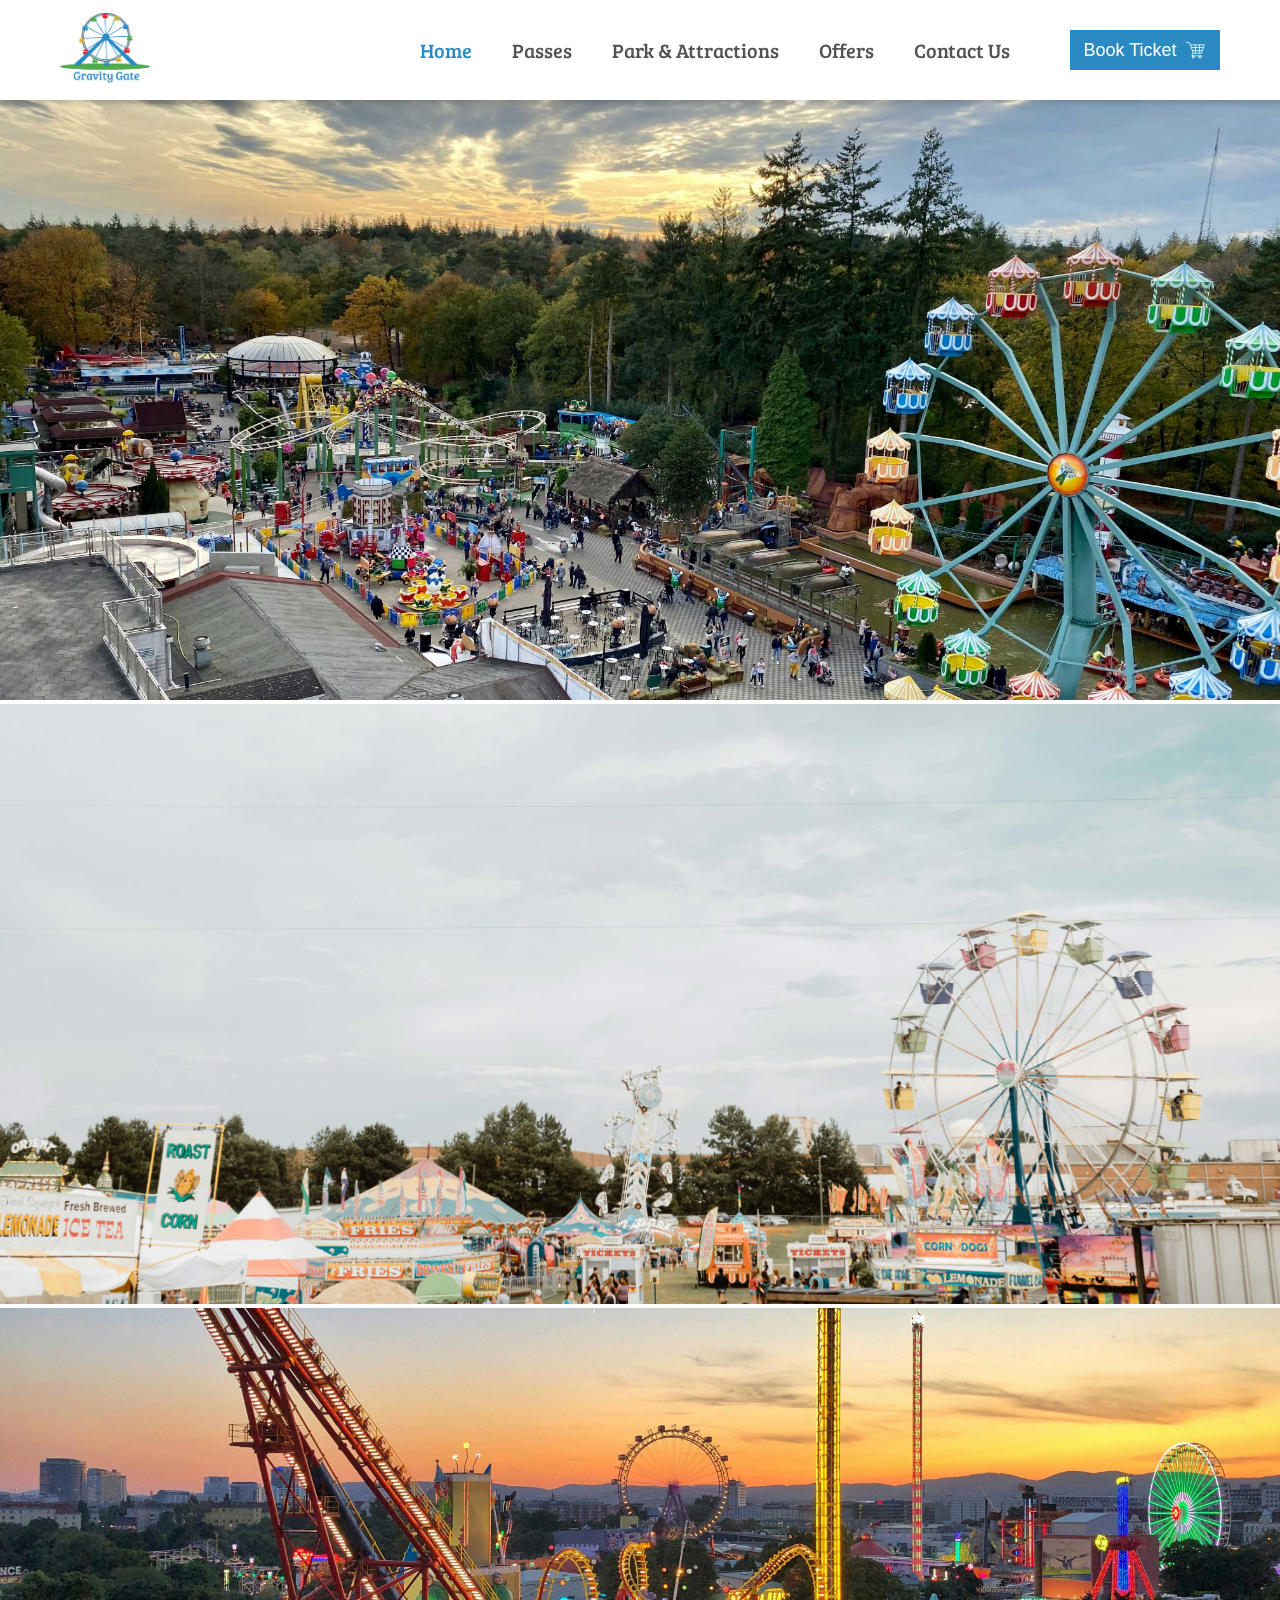
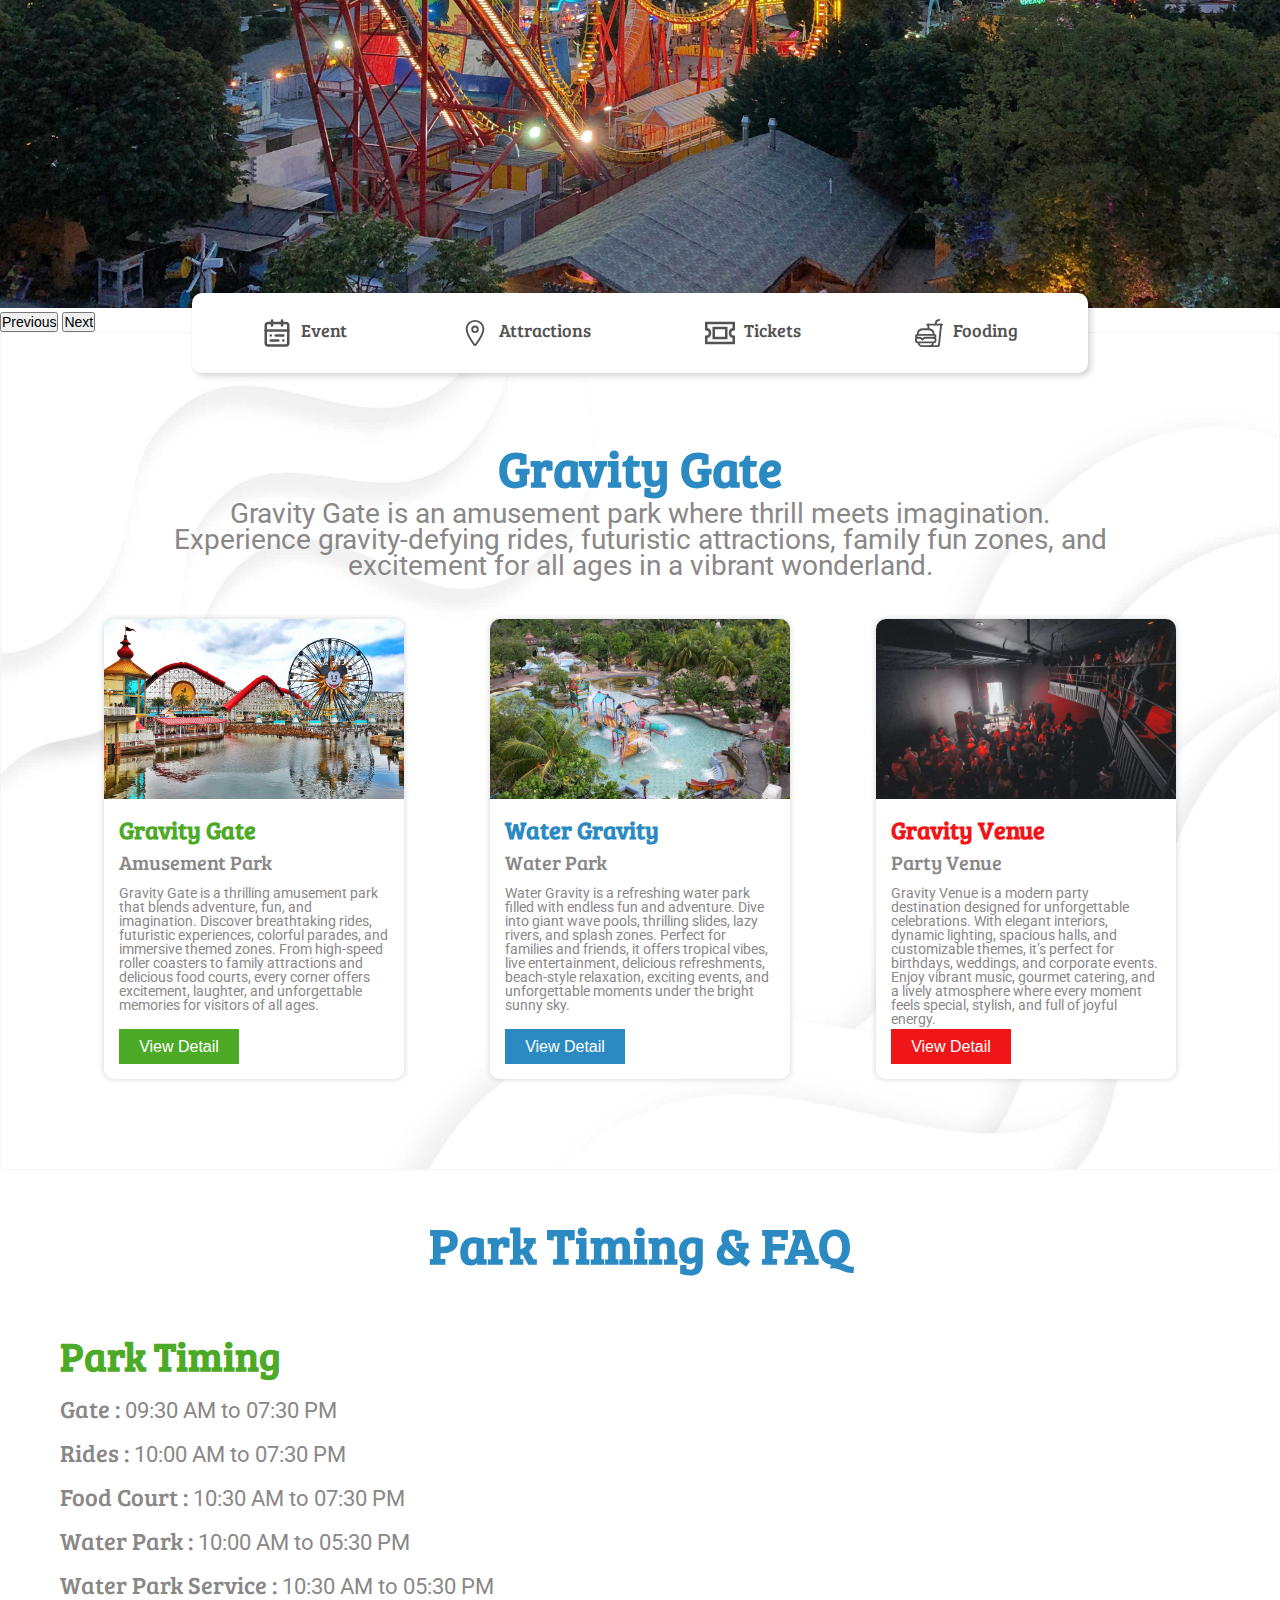
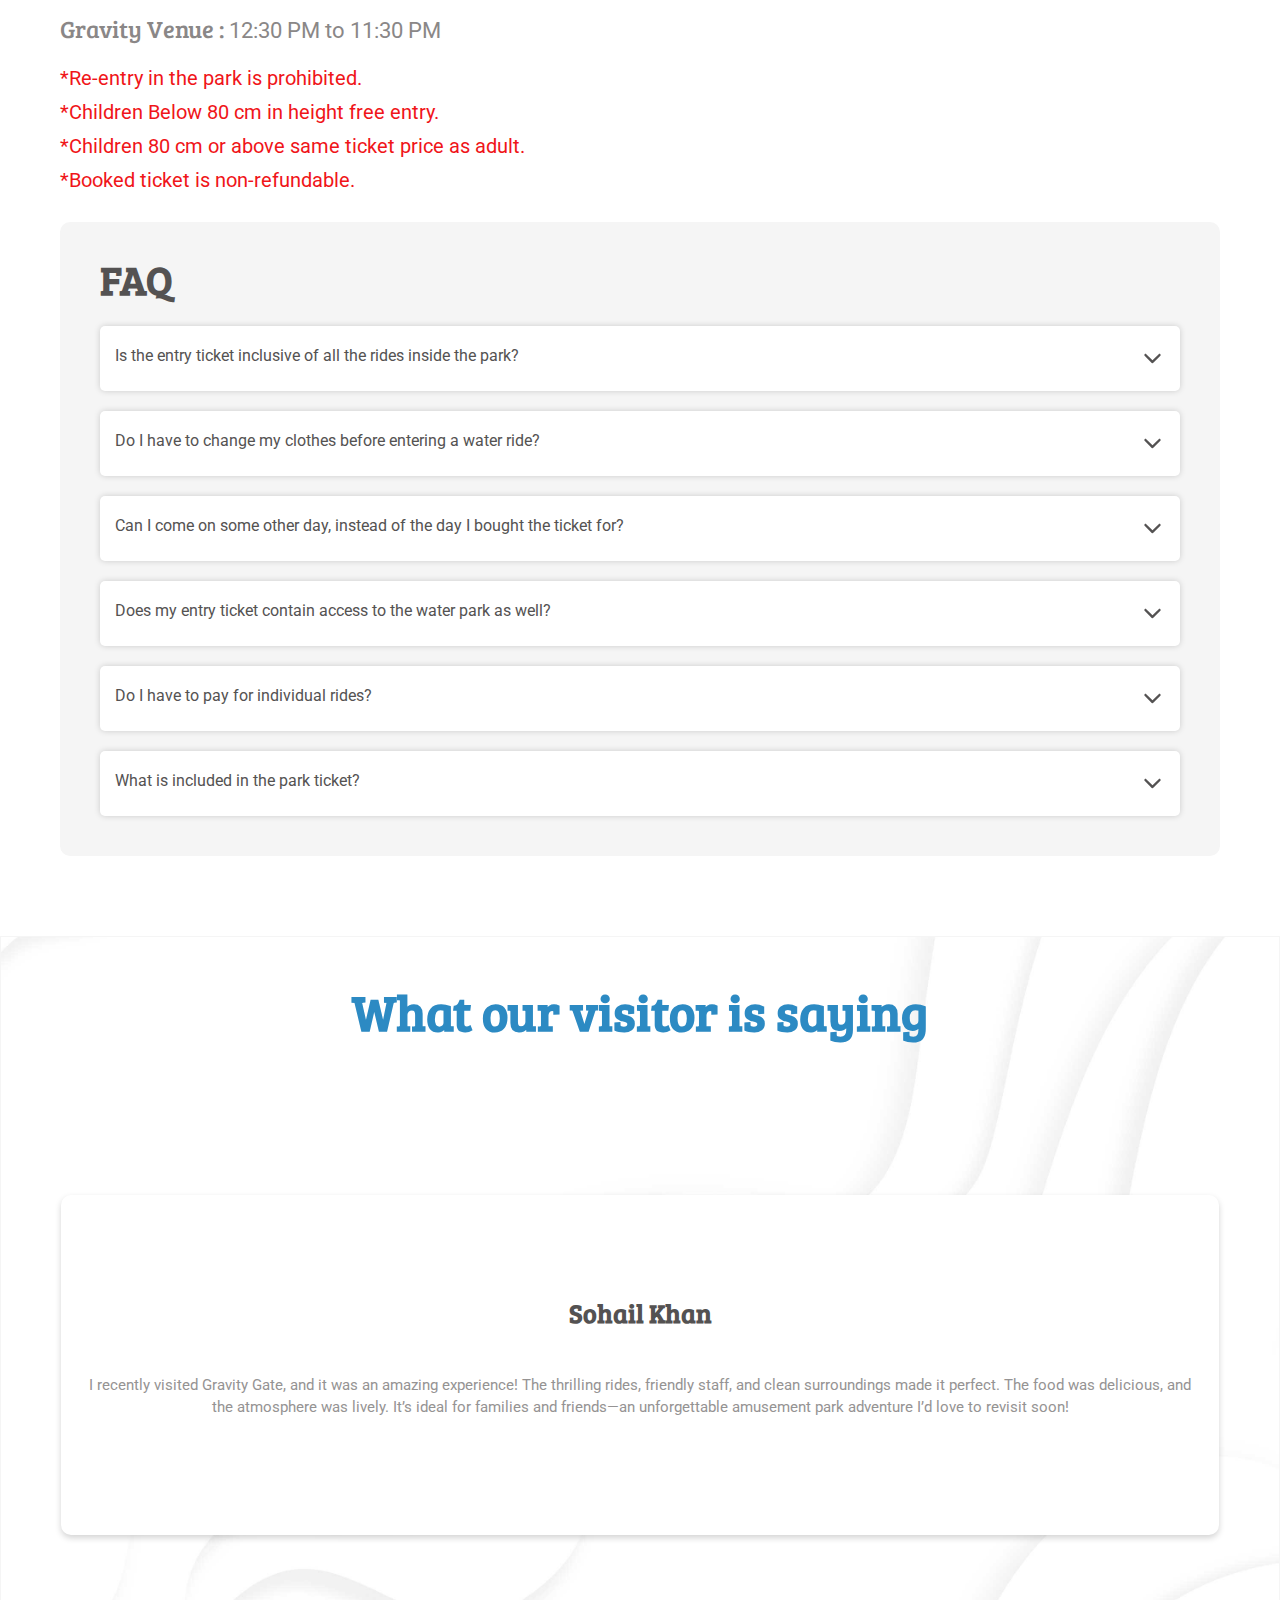
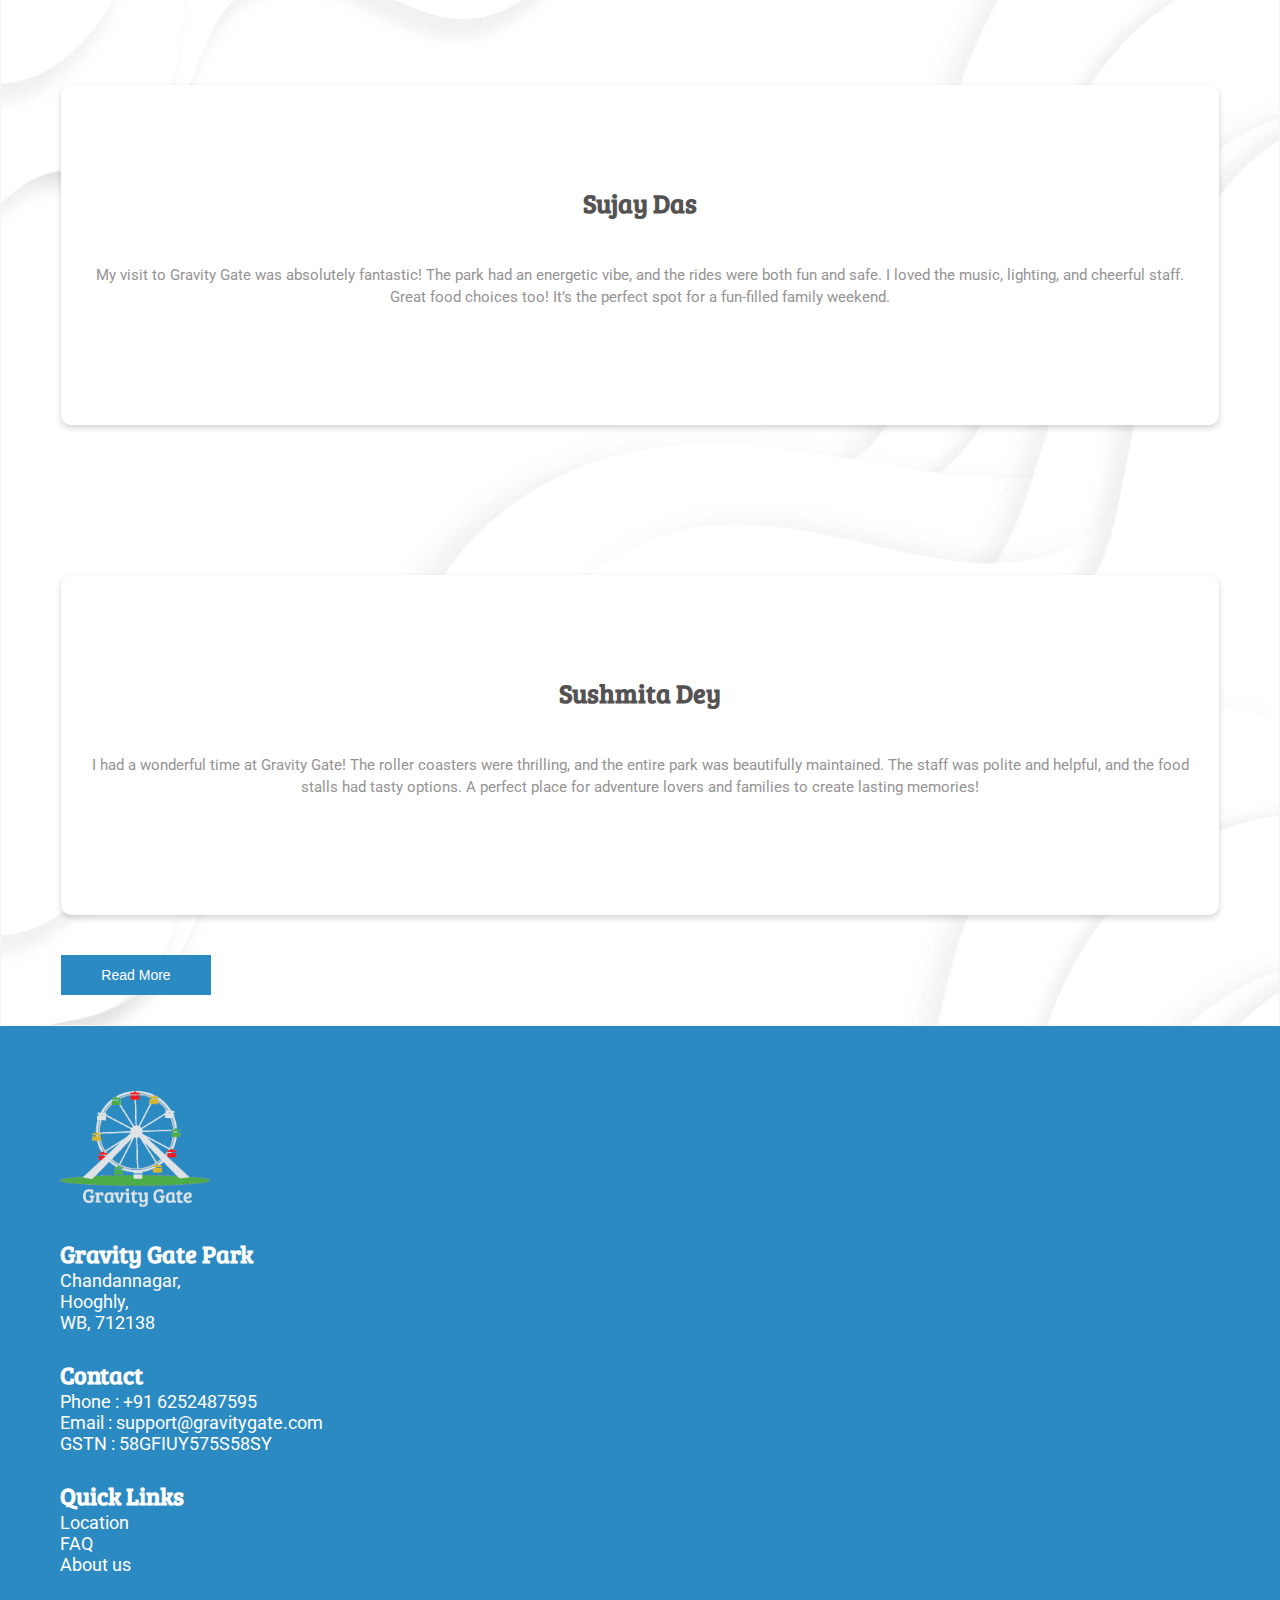
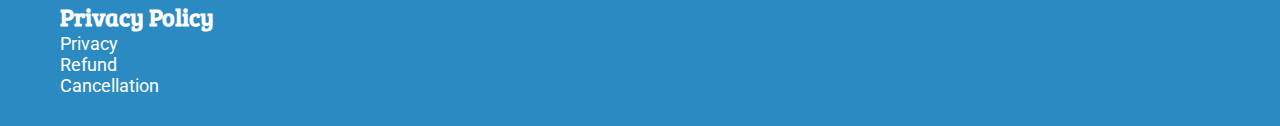
<file: index.html>
<!DOCTYPE html>
<html lang="en">
  <head>
    <meta charset="UTF-8" />
    <meta name="viewport" content="width=device-width, initial-scale=1.0" />
    <title>Gravity Gate</title>
    <link rel="icon" type="image/png" href="images/gravity-gate-logo.png" />
    <link
      href="https://cdn.jsdelivr.net/npm/bootstrap@5.0.2/dist/css/bootstrap.min.css"
      rel="stylesheet"
      integrity="sha384-EVSTQN3/azprG1Anm3QDgpJLIm9Nao0Yz1ztcQTwFspd3yD65VohhpuuCOmLASjC"
      crossorigin="anonymous"
    />
    <link rel="stylesheet" href="css/style.css" />
    <link rel="stylesheet" href="css/responsive.css" />
  </head>
  <body>
    <header>
      <nav>
        <div class="container-fluid">
          <div class="logo">
            <a href="index.html"
              ><img src="images/gravity-gate-logo.png" alt="gravity-gate-logo"
            /></a>
          </div>

          <button
            class="nav-toggle"
            id="navToggle"
            aria-label="Toggle navigation"
          >
            &#9776;
          </button>

          <div class="navlist" id="navMenu">
            <ul>
              <li><a href="index.html" class="link-active">Home</a></li>
              <li><a href="passes.html">Passes</a></li>
              <li><a href="attractions.html">Park & Attractions</a></li>
              <li><a href="offer.html">Offers</a></li>
              <li><a href="contact.html">Contact Us</a></li>
              <li>
                <a href="booking.html" class="btn-book"
                  ><button>
                    Book Ticket
                    <svg
                      stroke="currentColor"
                      fill="currentColor"
                      stroke-width="0"
                      viewBox="0 0 512 512"
                      height="1em"
                      width="1em"
                      xmlns="http://www.w3.org/2000/svg"
                    >
                      <path
                        d="M25.45 63.043l-4.364 17.463 8.73 2.18L90.44 97.846l29.402 44.1 62.44 187.32-36.845 73.693h17.827c-2.086 4.238-3.264 8.99-3.264 14 0 17.567 14.433 32 32 32s32-14.433 32-32c0-5.01-1.178-9.762-3.264-14h102.528c-2.086 4.238-3.264 8.99-3.264 14 0 17.567 14.433 32 32 32s32-14.433 32-32c0-5.01-1.178-9.762-3.264-14H393v-18H174.562l23-46h192.924l70-210h-327.67L101.56 82.07 34.183 65.227l-8.733-2.184zm115.038 83.914H231v46h-75.178l-15.334-46zm108.512 0h78v46h-78v-46zm96 0h90.512l-15.334 46H345v-46zm-183.18 64H231v46h-53.846l-15.334-46zm87.18 0h78v46h-78v-46zm96 0h69.18l-15.334 46H345v-46zm-161.846 64H231v46h-32.514l-15.332-46zm65.846 0h78v46h-78v-46zm96 0h47.846l-15.332 46H345v-46zm-153 128c7.84 0 14 6.16 14 14s-6.16 14-14 14-14-6.16-14-14 6.16-14 14-14zm160 0c7.84 0 14 6.16 14 14s-6.16 14-14 14-14-6.16-14-14 6.16-14 14-14z"
                      ></path>
                    </svg></button
                ></a>
              </li>
            </ul>
          </div>
        </div>
      </nav>
    </header>

    <main>
      <section class="main-banner">
        <div
          id="carouselExampleFade"
          class="carousel slide carousel-fade"
          data-bs-ride="carousel"
          data-bs-interval="3000"
        >
          <div class="carousel-inner">
            <div class="carousel-item active">
              <img
                src="images/carousal-one.jpg"
                class="d-block w-100"
                alt="..."
              />
            </div>
            <div class="carousel-item">
              <img
                src="images/carousal-two.jpg"
                class="d-block w-100"
                alt="..."
              />
            </div>
            <div class="carousel-item">
              <img
                src="images/carousal-three.jpg"
                class="d-block w-100"
                alt="..."
              />
            </div>
          </div>

          <button
            class="carousel-control-prev"
            type="button"
            data-bs-target="#carouselExampleFade"
            data-bs-slide="prev"
          >
            <span class="carousel-control-prev-icon" aria-hidden="true"></span>
            <span class="visually-hidden">Previous</span>
          </button>
          <button
            class="carousel-control-next"
            type="button"
            data-bs-target="#carouselExampleFade"
            data-bs-slide="next"
          >
            <span class="carousel-control-next-icon" aria-hidden="true"></span>
            <span class="visually-hidden">Next</span>
          </button>
        </div>
      </section>

      <section class="gravity-gate background">
        <div class="serivice-box">
          <span
            ><a href="javascript:void(0)" onclick="goToDetails(3)">
              <svg
                stroke="currentColor"
                fill="none"
                stroke-width="2"
                viewBox="0 0 24 24"
                stroke-linecap="round"
                stroke-linejoin="round"
                height="1em"
                width="1em"
                xmlns="http://www.w3.org/2000/svg"
              >
                <rect width="18" height="18" x="3" y="4" rx="2"></rect>
                <path d="M16 2v4"></path>
                <path d="M3 10h18"></path>
                <path d="M8 2v4"></path>
                <path d="M17 14h-6"></path>
                <path d="M13 18H7"></path>
                <path d="M7 14h.01"></path>
                <path d="M17 18h.01"></path>
              </svg>
              Event
            </a>
          </span>
          <span
            ><a href="attractions.html">
              <svg
                stroke="currentColor"
                fill="currentColor"
                stroke-width="0"
                viewBox="0 0 512 512"
                height="1em"
                width="1em"
                xmlns="http://www.w3.org/2000/svg"
              >
                <path
                  fill="none"
                  stroke-linecap="round"
                  stroke-linejoin="round"
                  stroke-width="32"
                  d="M256 48c-79.5 0-144 61.39-144 137 0 87 96 224.87 131.25 272.49a15.77 15.77 0 0 0 25.5 0C304 409.89 400 272.07 400 185c0-75.61-64.5-137-144-137z"
                ></path>
                <circle
                  cx="256"
                  cy="192"
                  r="48"
                  fill="none"
                  stroke-linecap="round"
                  stroke-linejoin="round"
                  stroke-width="32"
                ></circle>
              </svg>
              Attractions
            </a></span
          >
          <span
            ><a href="booking.html">
              <svg
                stroke="currentColor"
                fill="currentColor"
                stroke-width="0"
                viewBox="0 0 24 24"
                height="1em"
                width="1em"
                xmlns="http://www.w3.org/2000/svg"
              >
                <path
                  fill="none"
                  stroke-width="2"
                  d="M7,16 L17,16 L17,8 L7,8 L7,16 Z M20,12 C20,14 21,15 23,15 L23,20 L1,20 L1,15 C3,15 4,14 4,12 C4,10 3,9 1,9 L1,4 L23,4 L23,9 C21,9 20,10 20,12 Z"
                ></path>
              </svg>
              Tickets
            </a></span
          >
          <span
            ><a href="fooding.html">
              <svg
                stroke="currentColor"
                fill="currentColor"
                stroke-width="0"
                viewBox="0 0 512 512"
                height="1em"
                width="1em"
                xmlns="http://www.w3.org/2000/svg"
              >
                <path
                  fill="none"
                  stroke-linecap="round"
                  stroke-miterlimit="10"
                  stroke-width="32"
                  d="M322 416c0 35.35-20.65 64-56 64H134c-35.35 0-56-28.65-56-64m258-80c17.67 0 32 17.91 32 40h0c0 22.09-14.33 40-32 40H64c-17.67 0-32-17.91-32-40h0c0-22.09 14.33-40 32-40"
                ></path>
                <path
                  fill="none"
                  stroke-linecap="round"
                  stroke-miterlimit="10"
                  stroke-width="32"
                  d="M344 336H179.31a8 8 0 0 0-5.65 2.34l-26.83 26.83a4 4 0 0 1-5.66 0l-26.83-26.83a8 8 0 0 0-5.65-2.34H56a24 24 0 0 1-24-24h0a24 24 0 0 1 24-24h288a24 24 0 0 1 24 24h0a24 24 0 0 1-24 24zM64 276v-.22c0-55 45-83.78 100-83.78h72c55 0 100 29 100 84v-.22M241 112l7.44 63.97"
                ></path>
                <path
                  fill="none"
                  stroke-linecap="round"
                  stroke-miterlimit="10"
                  stroke-width="32"
                  d="M256 480h139.31a32 32 0 0 0 31.91-29.61L463 112"
                ></path>
                <path
                  fill="none"
                  stroke-linecap="round"
                  stroke-linejoin="round"
                  stroke-width="32"
                  d="m368 112 16-64 47-16"
                ></path>
                <path
                  fill="none"
                  stroke-linecap="round"
                  stroke-miterlimit="10"
                  stroke-width="32"
                  d="M224 112h256"
                ></path>
              </svg>
              Fooding
            </a></span
          >
        </div>
        <div class="heading">
          <h1>Gravity Gate</h1>
          <h6>
            Gravity Gate is an amusement park where thrill meets imagination.
            Experience gravity-defying rides, futuristic attractions, family fun
            zones, and excitement for all ages in a vibrant wonderland.
          </h6>
        </div>

        <div class="card-box">
          <div class="gravity-card green">
            <img
              src="images/gravity-gate.jpg"
              alt="gravity-gate"
              loading="lazy"
            />
            <div class="text-box">
              <h4>Gravity Gate</h4>
              <h6>Amusement Park</h6>
              <p>
                Gravity Gate is a thrilling amusement park that blends
                adventure, fun, and imagination. Discover breathtaking rides,
                futuristic experiences, colorful parades, and immersive themed
                zones. From high-speed roller coasters to family attractions and
                delicious food courts, every corner offers excitement, laughter,
                and unforgettable memories for visitors of all ages.
              </p>
            </div>
            <button onclick="goToDetails(1)">View Detail</button>
          </div>

          <div class="gravity-card blue">
            <img src="images/waterpark.jpg" alt="gravity-gate" loading="lazy" />
            <div class="text-box">
              <h4>Water Gravity</h4>
              <h6>Water Park</h6>
              <p>
                Water Gravity is a refreshing water park filled with endless fun
                and adventure. Dive into giant wave pools, thrilling slides,
                lazy rivers, and splash zones. Perfect for families and friends,
                it offers tropical vibes, live entertainment, delicious
                refreshments, beach-style relaxation, exciting events, and
                unforgettable moments under the bright sunny sky.
              </p>
            </div>
            <button onclick="goToDetails(2)">View Detail</button>
          </div>

          <div class="gravity-card red">
            <img
              src="images/event-venue.jpg"
              alt="gravity-gate"
              loading="lazy"
            />
            <div class="text-box">
              <h4>Gravity Venue</h4>
              <h6>Party Venue</h6>
              <p>
                Gravity Venue is a modern party destination designed for
                unforgettable celebrations. With elegant interiors, dynamic
                lighting, spacious halls, and customizable themes, it’s perfect
                for birthdays, weddings, and corporate events. Enjoy vibrant
                music, gourmet catering, and a lively atmosphere where every
                moment feels special, stylish, and full of joyful energy.
              </p>
            </div>
            <button onclick="goToDetails(3)">View Detail</button>
          </div>
        </div>
      </section>

      <section class="timing-faq" id="faq">
        <h2>Park Timing & FAQ</h2>
        <div class="row">
          <div class="col-md-6 col-sm-12">
            <div class="timing-box">
              <h4>Park Timing</h4>
              <h6><span>Gate :</span> 09:30 AM to 07:30 PM</h6>
              <h6><span>Rides :</span> 10:00 AM to 07:30 PM</h6>
              <h6><span>Food Court :</span> 10:30 AM to 07:30 PM</h6>
              <h6><span>Water Park :</span> 10:00 AM to 05:30 PM</h6>
              <h6><span>Water Park Service :</span> 10:30 AM to 05:30 PM</h6>
              <h6><span>Gravity Venue :</span> 12:30 PM to 11:30 PM</h6>
              <p>*Re-entry in the park is prohibited.</p>
              <p>*Children Below 80 cm in height free entry.</p>
              <p>*Children 80 cm or above same ticket price as adult.</p>
              <p>*Booked ticket is non-refundable.</p>
            </div>
          </div>
          <div class="col-md-6 col-sm-12">
            <div class="faq">
              <h4>FAQ</h4>
              <ul>
                <li>
                  <h6>
                    Is the entry ticket inclusive of all the rides inside the
                    park?
                  </h6>
                  <svg
                    stroke="currentColor"
                    fill="currentColor"
                    stroke-width="0"
                    viewBox="0 0 512 512"
                    height="1em"
                    width="1em"
                    xmlns="http://www.w3.org/2000/svg"
                  >
                    <path
                      d="M256 294.1L383 167c9.4-9.4 24.6-9.4 33.9 0s9.3 24.6 0 34L273 345c-9.1 9.1-23.7 9.3-33.1.7L95 201.1c-4.7-4.7-7-10.9-7-17s2.3-12.3 7-17c9.4-9.4 24.6-9.4 33.9 0l127.1 127z"
                    ></path>
                  </svg>
                  <p>Only 7 rides are included with Entry ticket.</p>
                </li>
                <li>
                  <h6>
                    Do I have to change my clothes before entering a water ride?
                  </h6>
                  <svg
                    stroke="currentColor"
                    fill="currentColor"
                    stroke-width="0"
                    viewBox="0 0 512 512"
                    height="1em"
                    width="1em"
                    xmlns="http://www.w3.org/2000/svg"
                  >
                    <path
                      d="M256 294.1L383 167c9.4-9.4 24.6-9.4 33.9 0s9.3 24.6 0 34L273 345c-9.1 9.1-23.7 9.3-33.1.7L95 201.1c-4.7-4.7-7-10.9-7-17s2.3-12.3 7-17c9.4-9.4 24.6-9.4 33.9 0l127.1 127z"
                    ></path>
                  </svg>
                  <p>It's upto you.</p>
                </li>
                <li>
                  <h6>
                    Can I come on some other day, instead of the day I bought
                    the ticket for?
                  </h6>
                  <svg
                    stroke="currentColor"
                    fill="currentColor"
                    stroke-width="0"
                    viewBox="0 0 512 512"
                    height="1em"
                    width="1em"
                    xmlns="http://www.w3.org/2000/svg"
                  >
                    <path
                      d="M256 294.1L383 167c9.4-9.4 24.6-9.4 33.9 0s9.3 24.6 0 34L273 345c-9.1 9.1-23.7 9.3-33.1.7L95 201.1c-4.7-4.7-7-10.9-7-17s2.3-12.3 7-17c9.4-9.4 24.6-9.4 33.9 0l127.1 127z"
                    ></path>
                  </svg>
                  <p>You are requested to read our cancellation policy.</p>
                </li>
                <li>
                  <h6>
                    Does my entry ticket contain access to the water park as
                    well?
                  </h6>
                  <svg
                    stroke="currentColor"
                    fill="currentColor"
                    stroke-width="0"
                    viewBox="0 0 512 512"
                    height="1em"
                    width="1em"
                    xmlns="http://www.w3.org/2000/svg"
                  >
                    <path
                      d="M256 294.1L383 167c9.4-9.4 24.6-9.4 33.9 0s9.3 24.6 0 34L273 345c-9.1 9.1-23.7 9.3-33.1.7L95 201.1c-4.7-4.7-7-10.9-7-17s2.3-12.3 7-17c9.4-9.4 24.6-9.4 33.9 0l127.1 127z"
                    ></path>
                  </svg>
                  <p>It is not included.</p>
                </li>
                <li>
                  <h6>Do I have to pay for individual rides?</h6>
                  <svg
                    stroke="currentColor"
                    fill="currentColor"
                    stroke-width="0"
                    viewBox="0 0 512 512"
                    height="1em"
                    width="1em"
                    xmlns="http://www.w3.org/2000/svg"
                  >
                    <path
                      d="M256 294.1L383 167c9.4-9.4 24.6-9.4 33.9 0s9.3 24.6 0 34L273 345c-9.1 9.1-23.7 9.3-33.1.7L95 201.1c-4.7-4.7-7-10.9-7-17s2.3-12.3 7-17c9.4-9.4 24.6-9.4 33.9 0l127.1 127z"
                    ></path>
                  </svg>
                  <p>Yes, You have to pay individual.</p>
                </li>
                <li>
                  <h6>What is included in the park ticket?</h6>
                  <svg
                    stroke="currentColor"
                    fill="currentColor"
                    stroke-width="0"
                    viewBox="0 0 512 512"
                    height="1em"
                    width="1em"
                    xmlns="http://www.w3.org/2000/svg"
                  >
                    <path
                      d="M256 294.1L383 167c9.4-9.4 24.6-9.4 33.9 0s9.3 24.6 0 34L273 345c-9.1 9.1-23.7 9.3-33.1.7L95 201.1c-4.7-4.7-7-10.9-7-17s2.3-12.3 7-17c9.4-9.4 24.6-9.4 33.9 0l127.1 127z"
                    ></path>
                  </svg>
                  <p>5 rides are included with Entry ticket.</p>
                </li>
              </ul>
            </div>
          </div>
        </div>
      </section>

      <section class="review background">
        <h2>What our visitor is saying</h2>
        <div class="row">
          <div class="col-md-4 col-sm-12">
            <div class="rating-box">
              <img
                src="images/review-one.jpg"
                alt="profile"
                class="profile-img"
                loading="lazy"
              />
              <h5>Sohail Khan</h5>
              <div class="m-auto">
                <img src="images/rating.jpg" alt="rating" loading="lazy" />
              </div>
              <p>
                I recently visited Gravity Gate, and it was an amazing
                experience! The thrilling rides, friendly staff, and clean
                surroundings made it perfect. The food was delicious, and the
                atmosphere was lively. It’s ideal for families and friends—an
                unforgettable amusement park adventure I’d love to revisit soon!
              </p>
            </div>
          </div>

          <div class="col-md-4 col-sm-12">
            <div class="rating-box">
              <img
                src="images/review-two.jpg"
                alt="profile"
                class="profile-img"
                loading="lazy"
              />
              <h5>Sujay Das</h5>
              <div class="m-auto">
                <img src="images/rating.jpg" alt="rating" loading="lazy" />
              </div>
              <p>
                My visit to Gravity Gate was absolutely fantastic! The park had
                an energetic vibe, and the rides were both fun and safe. I loved
                the music, lighting, and cheerful staff. Great food choices too!
                It’s the perfect spot for a fun-filled family weekend.
              </p>
            </div>
          </div>

          <div class="col-md-4 col-sm-12">
            <div class="rating-box">
              <img
                src="images/review-three.jpg"
                alt="profile"
                class="profile-img"
                loading="lazy"
              />
              <h5>Sushmita Dey</h5>
              <div class="m-auto">
                <img src="images/rating.jpg" alt="rating" loading="lazy" />
              </div>
              <p>
                I had a wonderful time at Gravity Gate! The roller coasters were
                thrilling, and the entire park was beautifully maintained. The
                staff was polite and helpful, and the food stalls had tasty
                options. A perfect place for adventure lovers and families to
                create lasting memories!
              </p>
            </div>
          </div>
        </div>
        <div class="m-auto">
          <a href="review.html">
            <button>Read More</button>
          </a>
        </div>
      </section>
    </main>

    <footer>
      <div class="row">
        <div class="col-lg-2 col-md-3 col-6">
          <img
            src="images/gravity-gate-logo-white.png"
            alt="gravity-gate-white-logo"
          />
        </div>
        <div class="col-lg-3 col-md-4 col-6">
          <h4>Gravity Gate Park</h4>
          <a href="#">Chandannagar,</a>
          <a href="#">Hooghly,</a>
          <a href="#">WB, 712138</a>
        </div>
        <div class="col-lg-3 col-md-5 col-12">
          <h4>Contact</h4>
          <a href="tel:+916252487595">Phone : +91 6252487595</a>
          <a href="mailto:support@gravitygate.com"
            >Email : support@gravitygate.com</a
          >
          <a href="#">GSTN : 58GFIUY575S58SY</a>
        </div>
        <div class="col-md-3 col-sm-12" id="ft-none"></div>
        <div class="col-lg-2 col-md-4 col-6">
          <h4>Quick Links</h4>
          <a href="contact.html">Location</a>
          <a href="index.html#faq">FAQ</a>
          <a href="aboutus.html">About us</a>
        </div>
        <div class="col-lg-2 col-md-3 col-6">
          <h4>Privacy Policy</h4>
          <a href="privacy.html">Privacy</a>
          <a href="cancellation&refund.html">Refund</a>
          <a href="cancellation&refund.html">Cancellation</a>
        </div>
      </div>
    </footer>
    <script
      src="https://cdn.jsdelivr.net/npm/bootstrap@5.0.2/dist/js/bootstrap.bundle.min.js"
      integrity="sha384-MrcW6ZMFYlzcLA8Nl+NtUVF0sA7MsXsP1UyJoMp4YLEuNSfAP+JcXn/tWtIaxVXM"
      crossorigin="anonymous"
    ></script>
    <script src="js/index.js"></script>
  </body>
</html>
</file>
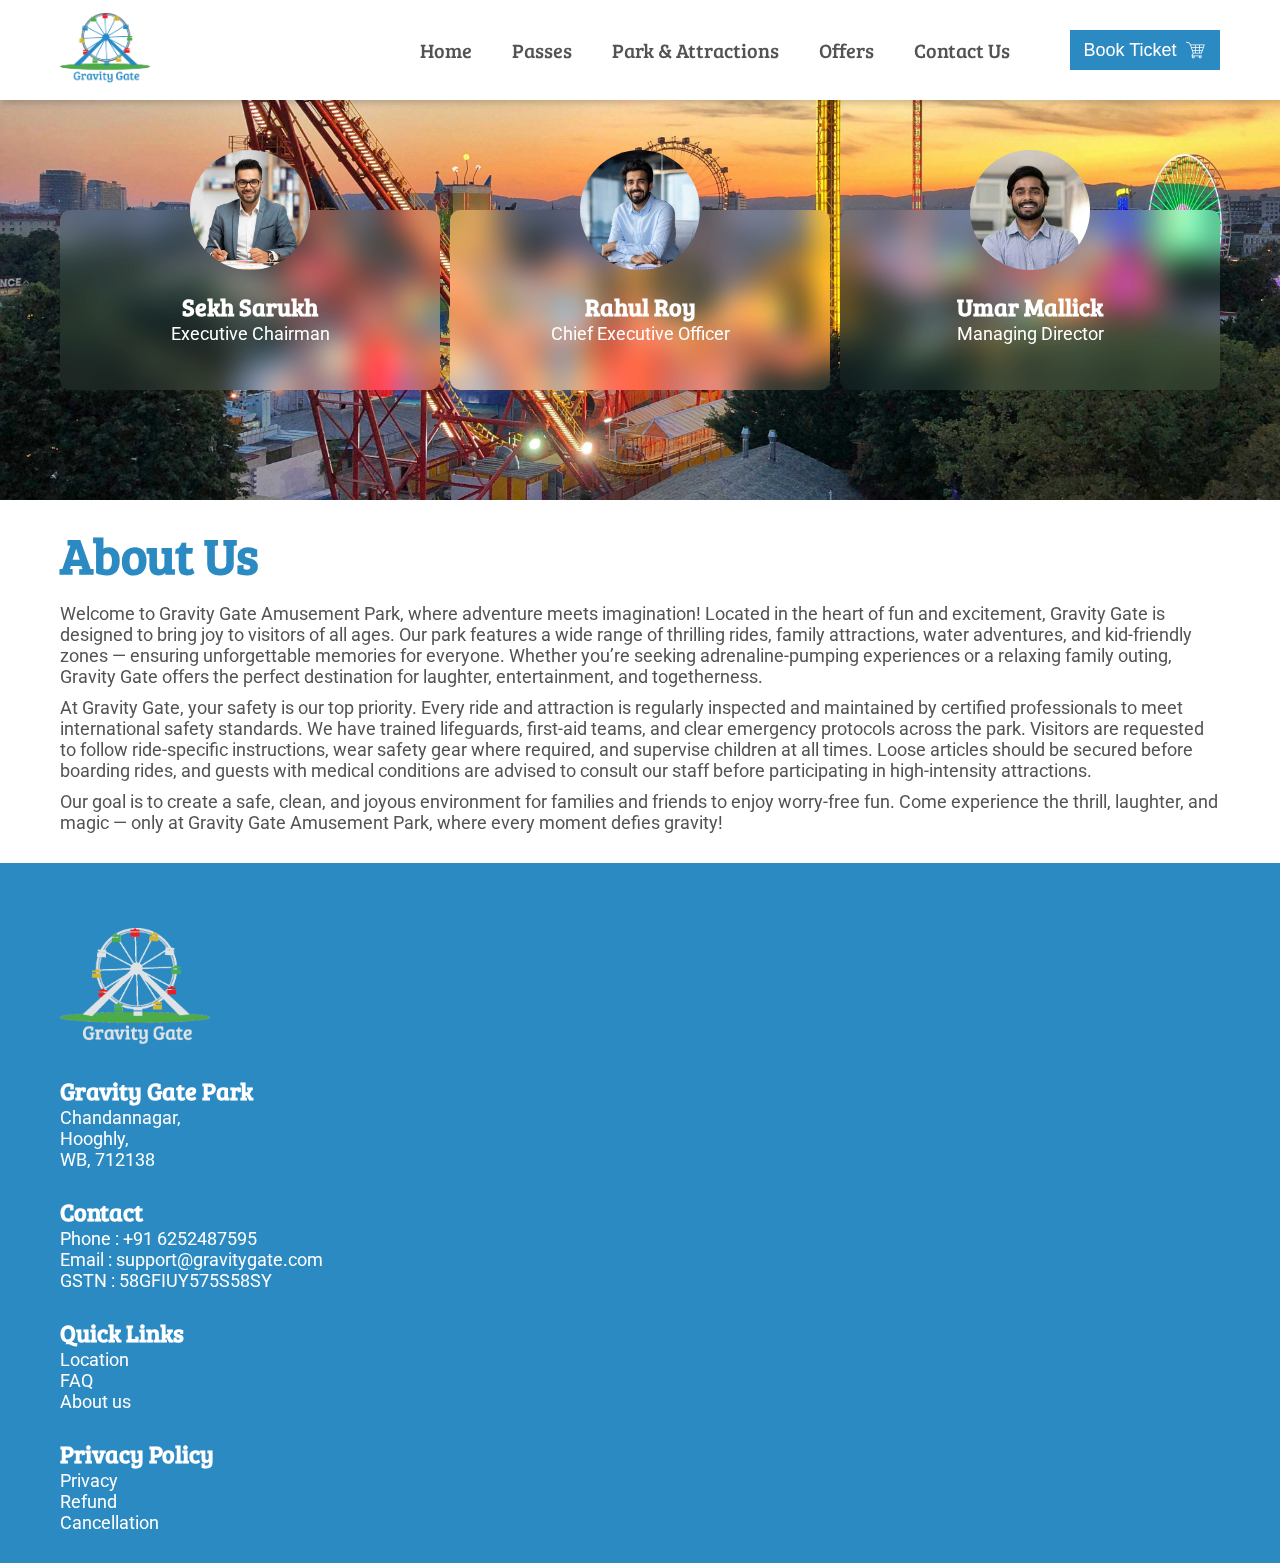
<file: aboutus.html>
<!DOCTYPE html>
<html lang="en">
  <head>
    <meta charset="UTF-8" />
    <meta name="viewport" content="width=device-width, initial-scale=1.0" />
    <title>Gravity Gate</title>
    <link rel="icon" type="image/png" href="images/gravity-gate-logo.png" />
    <link
      href="https://cdn.jsdelivr.net/npm/bootstrap@5.0.2/dist/css/bootstrap.min.css"
      rel="stylesheet"
      integrity="sha384-EVSTQN3/azprG1Anm3QDgpJLIm9Nao0Yz1ztcQTwFspd3yD65VohhpuuCOmLASjC"
      crossorigin="anonymous"
    />
    <link rel="stylesheet" href="css/style.css" />
    <link rel="stylesheet" href="css/responsive.css" />
  </head>
  <body>
    <header>
      <nav>
        <div class="container-fluid">
          <div class="logo">
            <a href="index.html"
              ><img src="images/gravity-gate-logo.png" alt="gravity-gate-logo"
            /></a>
          </div>

          <button
            class="nav-toggle"
            id="navToggle"
            aria-label="Toggle navigation"
          >
            &#9776;
          </button>

          <div class="navlist" id="navMenu">
            <ul>
              <li><a href="index.html">Home</a></li>
              <li><a href="passes.html">Passes</a></li>
              <li><a href="attractions.html">Park & Attractions</a></li>
              <li><a href="offer.html">Offers</a></li>
              <li><a href="contact.html">Contact Us</a></li>
              <li>
                <a href="booking.html" class="btn-book"
                  ><button>
                    Book Ticket
                    <svg
                      stroke="currentColor"
                      fill="currentColor"
                      stroke-width="0"
                      viewBox="0 0 512 512"
                      height="1em"
                      width="1em"
                      xmlns="http://www.w3.org/2000/svg"
                    >
                      <path
                        d="M25.45 63.043l-4.364 17.463 8.73 2.18L90.44 97.846l29.402 44.1 62.44 187.32-36.845 73.693h17.827c-2.086 4.238-3.264 8.99-3.264 14 0 17.567 14.433 32 32 32s32-14.433 32-32c0-5.01-1.178-9.762-3.264-14h102.528c-2.086 4.238-3.264 8.99-3.264 14 0 17.567 14.433 32 32 32s32-14.433 32-32c0-5.01-1.178-9.762-3.264-14H393v-18H174.562l23-46h192.924l70-210h-327.67L101.56 82.07 34.183 65.227l-8.733-2.184zm115.038 83.914H231v46h-75.178l-15.334-46zm108.512 0h78v46h-78v-46zm96 0h90.512l-15.334 46H345v-46zm-183.18 64H231v46h-53.846l-15.334-46zm87.18 0h78v46h-78v-46zm96 0h69.18l-15.334 46H345v-46zm-161.846 64H231v46h-32.514l-15.332-46zm65.846 0h78v46h-78v-46zm96 0h47.846l-15.332 46H345v-46zm-153 128c7.84 0 14 6.16 14 14s-6.16 14-14 14-14-6.16-14-14 6.16-14 14-14zm160 0c7.84 0 14 6.16 14 14s-6.16 14-14 14-14-6.16-14-14 6.16-14 14-14z"
                      ></path>
                    </svg></button
                ></a>
              </li>
            </ul>
          </div>
        </div>
      </nav>
    </header>

    <main>
      <section class="about-banner">
        <div class="team-member">
          <div class="member">
            <div class="img-box">
              <img src="images/about-one.jpg" alt="" />
            </div>
            <h5>Sekh Sarukh</h5>
            <p>Executive Chairman</p>
          </div>
          <div class="member">
            <div class="img-box">
              <img src="images/about-two.jpg" alt="" />
            </div>
            <h5>Rahul Roy</h5>
            <p>Chief Executive Officer</p>
          </div>
          <div class="member">
            <div class="img-box">
              <img src="images/about-three.jpg" alt="" />
            </div>
            <h5>Umar Mallick</h5>
            <p>Managing Director</p>
          </div>
        </div>
      </section>
      <section class="about-us">
        <div class="text-box">
          <h1>About Us</h1>
          <p>
            Welcome to Gravity Gate Amusement Park, where adventure meets
            imagination! Located in the heart of fun and excitement, Gravity
            Gate is designed to bring joy to visitors of all ages. Our park
            features a wide range of thrilling rides, family attractions, water
            adventures, and kid-friendly zones — ensuring unforgettable memories
            for everyone. Whether you’re seeking adrenaline-pumping experiences
            or a relaxing family outing, Gravity Gate offers the perfect
            destination for laughter, entertainment, and togetherness.
          </p>
          <p>
            At Gravity Gate, your safety is our top priority. Every ride and
            attraction is regularly inspected and maintained by certified
            professionals to meet international safety standards. We have
            trained lifeguards, first-aid teams, and clear emergency protocols
            across the park. Visitors are requested to follow ride-specific
            instructions, wear safety gear where required, and supervise
            children at all times. Loose articles should be secured before
            boarding rides, and guests with medical conditions are advised to
            consult our staff before participating in high-intensity
            attractions.
          </p>
          <p>
            Our goal is to create a safe, clean, and joyous environment for
            families and friends to enjoy worry-free fun. Come experience the
            thrill, laughter, and magic — only at Gravity Gate Amusement Park,
            where every moment defies gravity!
          </p>
        </div>
      </section>
    </main>

    <footer>
      <div class="row">
        <div class="col-lg-2 col-md-3 col-6">
          <img
            src="images/gravity-gate-logo-white.png"
            alt="gravity-gate-white-logo"
          />
        </div>
        <div class="col-lg-3 col-md-4 col-6">
          <h4>Gravity Gate Park</h4>
          <a href="#">Chandannagar,</a>
          <a href="#">Hooghly,</a>
          <a href="#">WB, 712138</a>
        </div>
        <div class="col-lg-3 col-md-5 col-12">
          <h4>Contact</h4>
          <a href="tel:+916252487595">Phone : +91 6252487595</a>
          <a href="mailto:support@gravitygate.com"
            >Email : support@gravitygate.com</a
          >
          <a href="#">GSTN : 58GFIUY575S58SY</a>
        </div>
        <div class="col-md-3 col-sm-12" id="ft-none"></div>
        <div class="col-lg-2 col-md-4 col-6">
          <h4>Quick Links</h4>
          <a href="contact.html">Location</a>
          <a href="index.html#faq">FAQ</a>
          <a href="aboutus.html">About us</a>
        </div>
        <div class="col-lg-2 col-md-3 col-6">
          <h4>Privacy Policy</h4>
          <a href="privacy.html">Privacy</a>
          <a href="cancellation&refund.html">Refund</a>
          <a href="cancellation&refund.html">Cancellation</a>
        </div>
      </div>
    </footer>
    <script src="js/index.js"></script>
  </body>
</html>
</file>
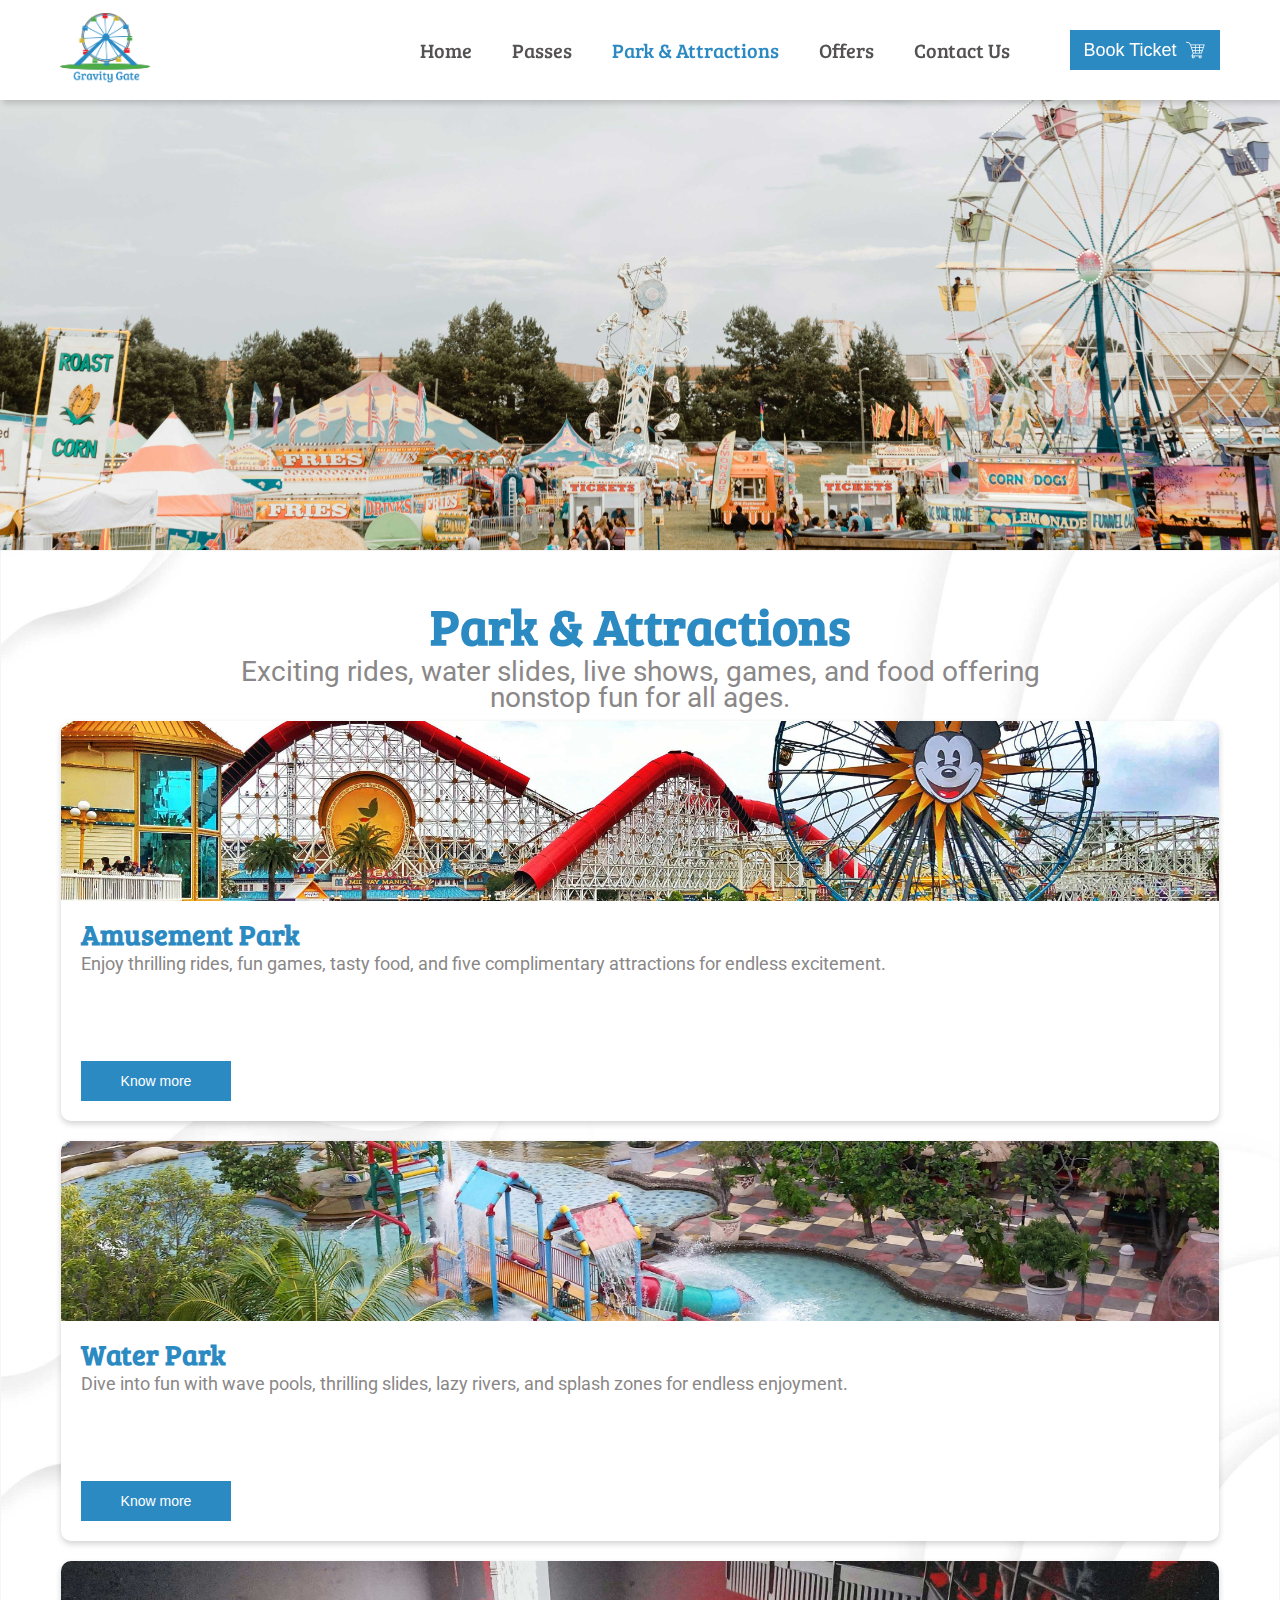
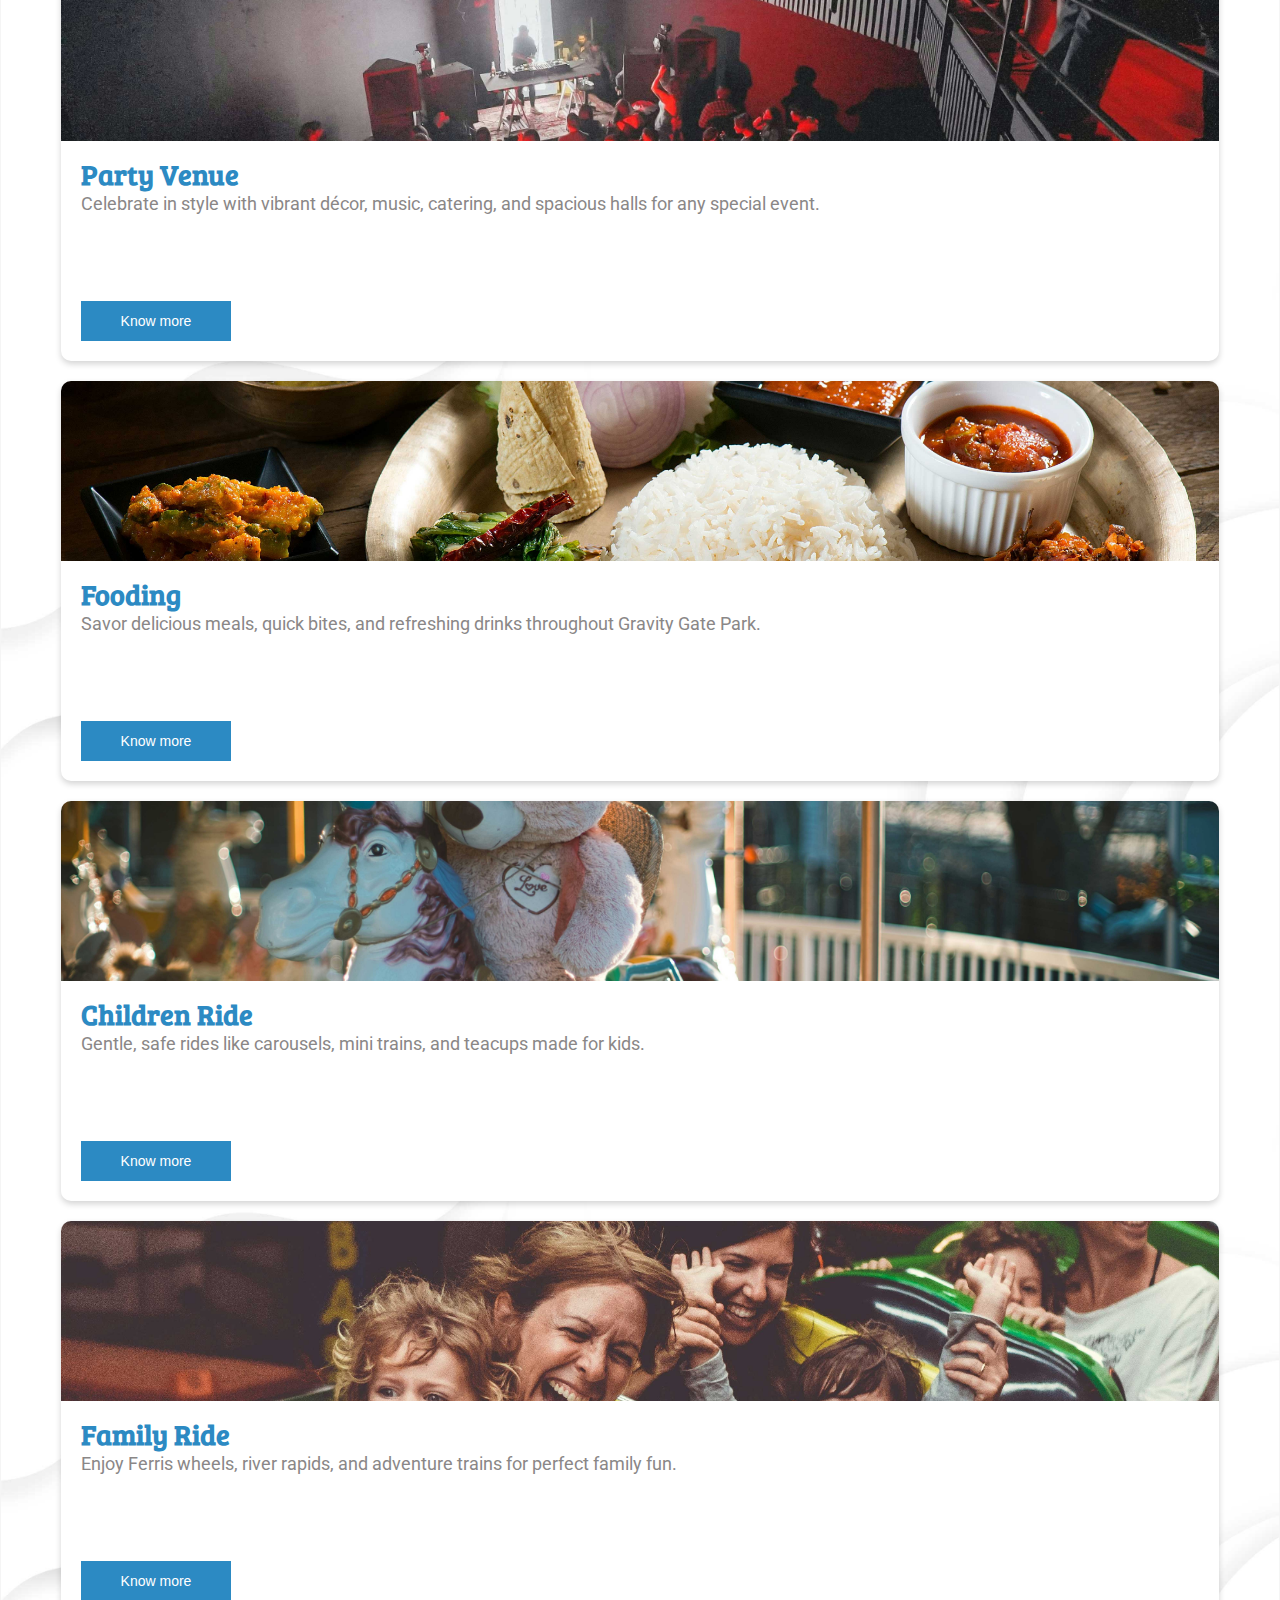
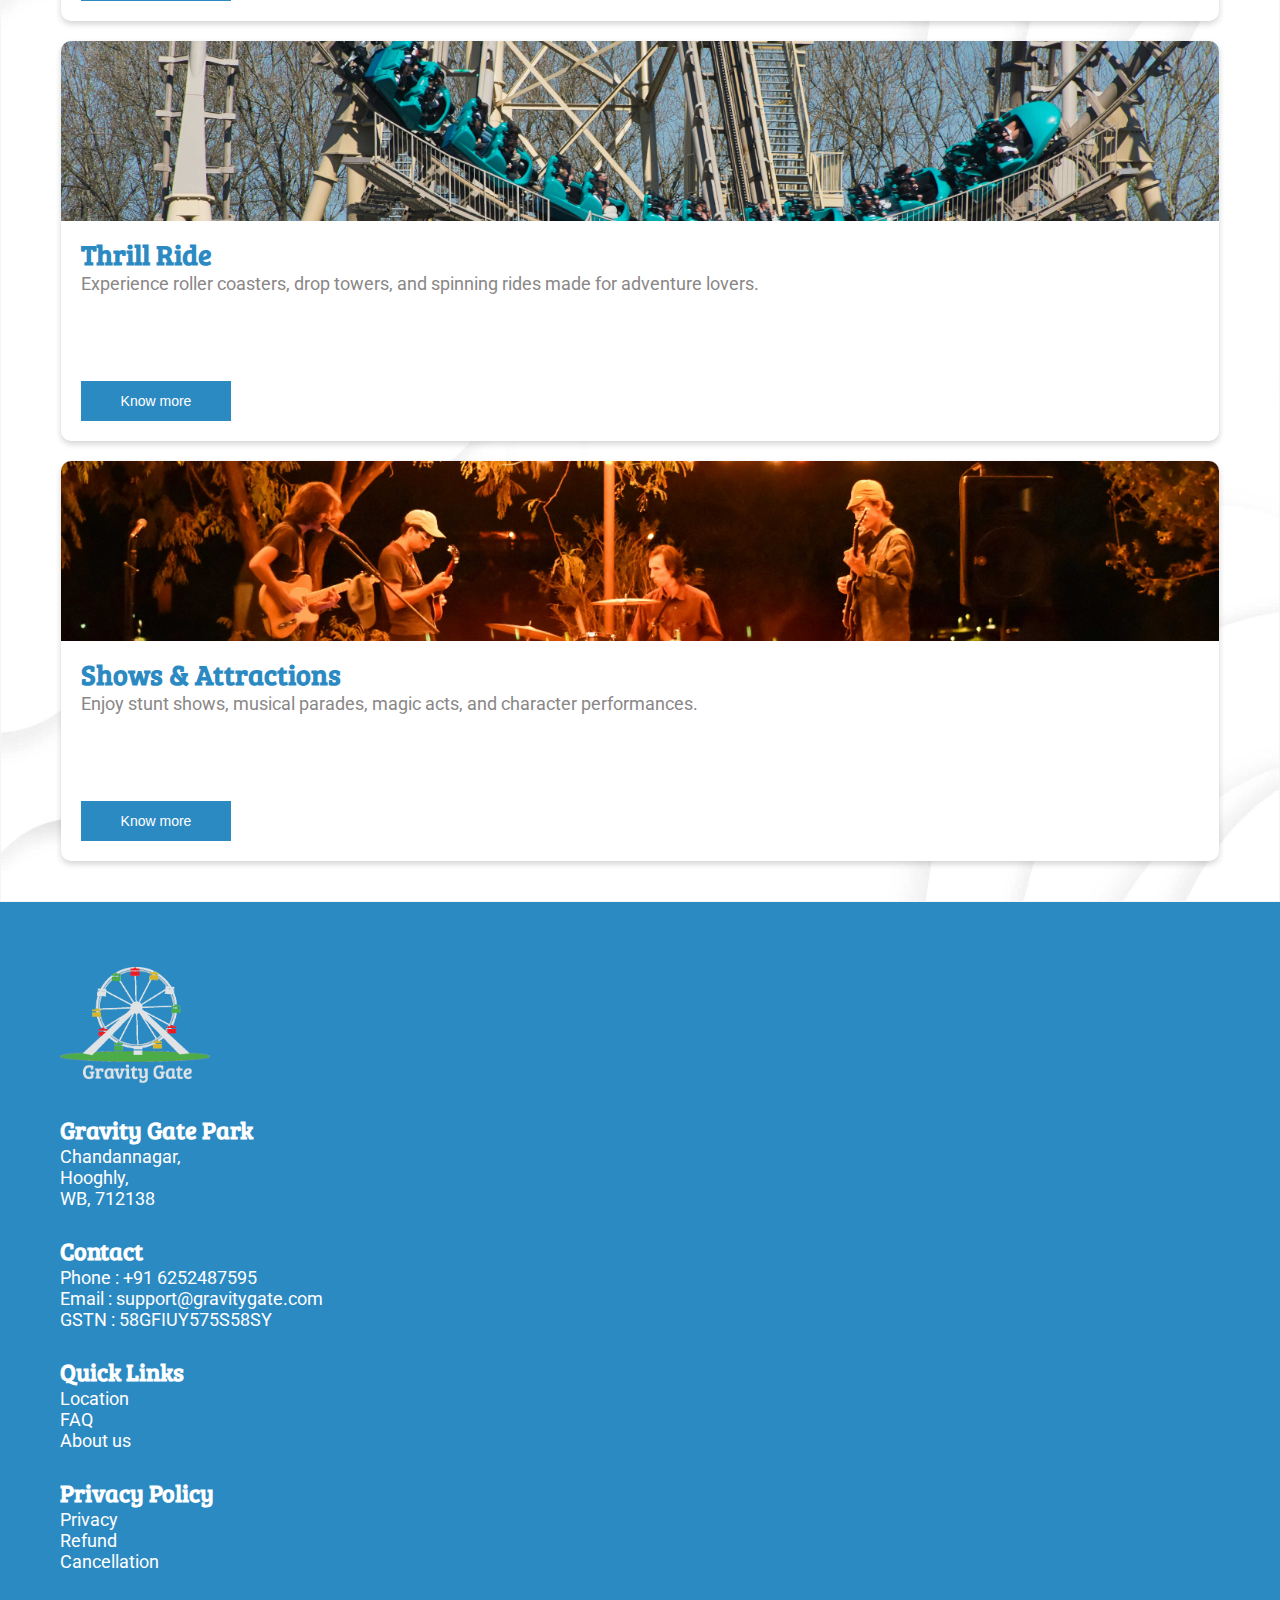
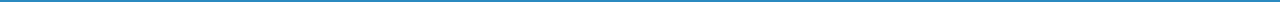
<file: attractions.html>
<!DOCTYPE html>
<html lang="en">
  <head>
    <meta charset="UTF-8" />
    <meta name="viewport" content="width=device-width, initial-scale=1.0" />
    <title>Gravity Gate</title>
    <link rel="icon" type="image/png" href="images/gravity-gate-logo.png" />
    <link
      href="https://cdn.jsdelivr.net/npm/bootstrap@5.0.2/dist/css/bootstrap.min.css"
      rel="stylesheet"
      integrity="sha384-EVSTQN3/azprG1Anm3QDgpJLIm9Nao0Yz1ztcQTwFspd3yD65VohhpuuCOmLASjC"
      crossorigin="anonymous"
    />
    <link rel="stylesheet" href="css/style.css" />
    <link rel="stylesheet" href="css/responsive.css" />
  </head>
  <body>
    <header>
      <nav>
        <div class="container-fluid">
          <div class="logo">
            <a href="index.html"
              ><img src="images/gravity-gate-logo.png" alt="gravity-gate-logo"
            /></a>
          </div>

          <button
            class="nav-toggle"
            id="navToggle"
            aria-label="Toggle navigation"
          >
            &#9776;
          </button>

          <div class="navlist" id="navMenu">
            <ul>
              <li><a href="index.html">Home</a></li>
              <li><a href="passes.html">Passes</a></li>
              <li>
                <a href="attractions.html" class="link-active"
                  >Park & Attractions</a
                >
              </li>
              <li><a href="offer.html">Offers</a></li>
              <li><a href="contact.html">Contact Us</a></li>
              <li>
                <a href="booking.html" class="btn-book"
                  ><button>
                    Book Ticket
                    <svg
                      stroke="currentColor"
                      fill="currentColor"
                      stroke-width="0"
                      viewBox="0 0 512 512"
                      height="1em"
                      width="1em"
                      xmlns="http://www.w3.org/2000/svg"
                    >
                      <path
                        d="M25.45 63.043l-4.364 17.463 8.73 2.18L90.44 97.846l29.402 44.1 62.44 187.32-36.845 73.693h17.827c-2.086 4.238-3.264 8.99-3.264 14 0 17.567 14.433 32 32 32s32-14.433 32-32c0-5.01-1.178-9.762-3.264-14h102.528c-2.086 4.238-3.264 8.99-3.264 14 0 17.567 14.433 32 32 32s32-14.433 32-32c0-5.01-1.178-9.762-3.264-14H393v-18H174.562l23-46h192.924l70-210h-327.67L101.56 82.07 34.183 65.227l-8.733-2.184zm115.038 83.914H231v46h-75.178l-15.334-46zm108.512 0h78v46h-78v-46zm96 0h90.512l-15.334 46H345v-46zm-183.18 64H231v46h-53.846l-15.334-46zm87.18 0h78v46h-78v-46zm96 0h69.18l-15.334 46H345v-46zm-161.846 64H231v46h-32.514l-15.332-46zm65.846 0h78v46h-78v-46zm96 0h47.846l-15.332 46H345v-46zm-153 128c7.84 0 14 6.16 14 14s-6.16 14-14 14-14-6.16-14-14 6.16-14 14-14zm160 0c7.84 0 14 6.16 14 14s-6.16 14-14 14-14-6.16-14-14 6.16-14 14-14z"
                      ></path>
                    </svg></button
                ></a>
              </li>
            </ul>
          </div>
        </div>
      </nav>
    </header>

    <main>
      <div class="attraction-img"></div>

      <section class="attractions background">
        <div class="heading mb-4">
          <h1>Park & Attractions</h1>
          <h6>
            Exciting rides, water slides, live shows, games, and food offering
            nonstop fun for all ages.
          </h6>
        </div>

        <div class="row" id="attraction-container"></div>
      </section>
    </main>

    <footer>
      <div class="row">
        <div class="col-lg-2 col-md-3 col-6">
          <img
            src="images/gravity-gate-logo-white.png"
            alt="gravity-gate-white-logo"
          />
        </div>
        <div class="col-lg-3 col-md-4 col-6">
          <h4>Gravity Gate Park</h4>
          <a href="#">Chandannagar,</a>
          <a href="#">Hooghly,</a>
          <a href="#">WB, 712138</a>
        </div>
        <div class="col-lg-3 col-md-5 col-12">
          <h4>Contact</h4>
          <a href="tel:+916252487595">Phone : +91 6252487595</a>
          <a href="mailto:support@gravitygate.com"
            >Email : support@gravitygate.com</a
          >
          <a href="#">GSTN : 58GFIUY575S58SY</a>
        </div>
        <div class="col-md-3 col-sm-12" id="ft-none"></div>
        <div class="col-lg-2 col-md-4 col-6">
          <h4>Quick Links</h4>
          <a href="contact.html">Location</a>
          <a href="index.html#faq">FAQ</a>
          <a href="aboutus.html">About us</a>
        </div>
        <div class="col-lg-2 col-md-3 col-6">
          <h4>Privacy Policy</h4>
          <a href="privacy.html">Privacy</a>
          <a href="cancellation&refund.html">Refund</a>
          <a href="cancellation&refund.html">Cancellation</a>
        </div>
      </div>
    </footer>
    <script src="js/index.js"></script>
  </body>
</html>
</file>
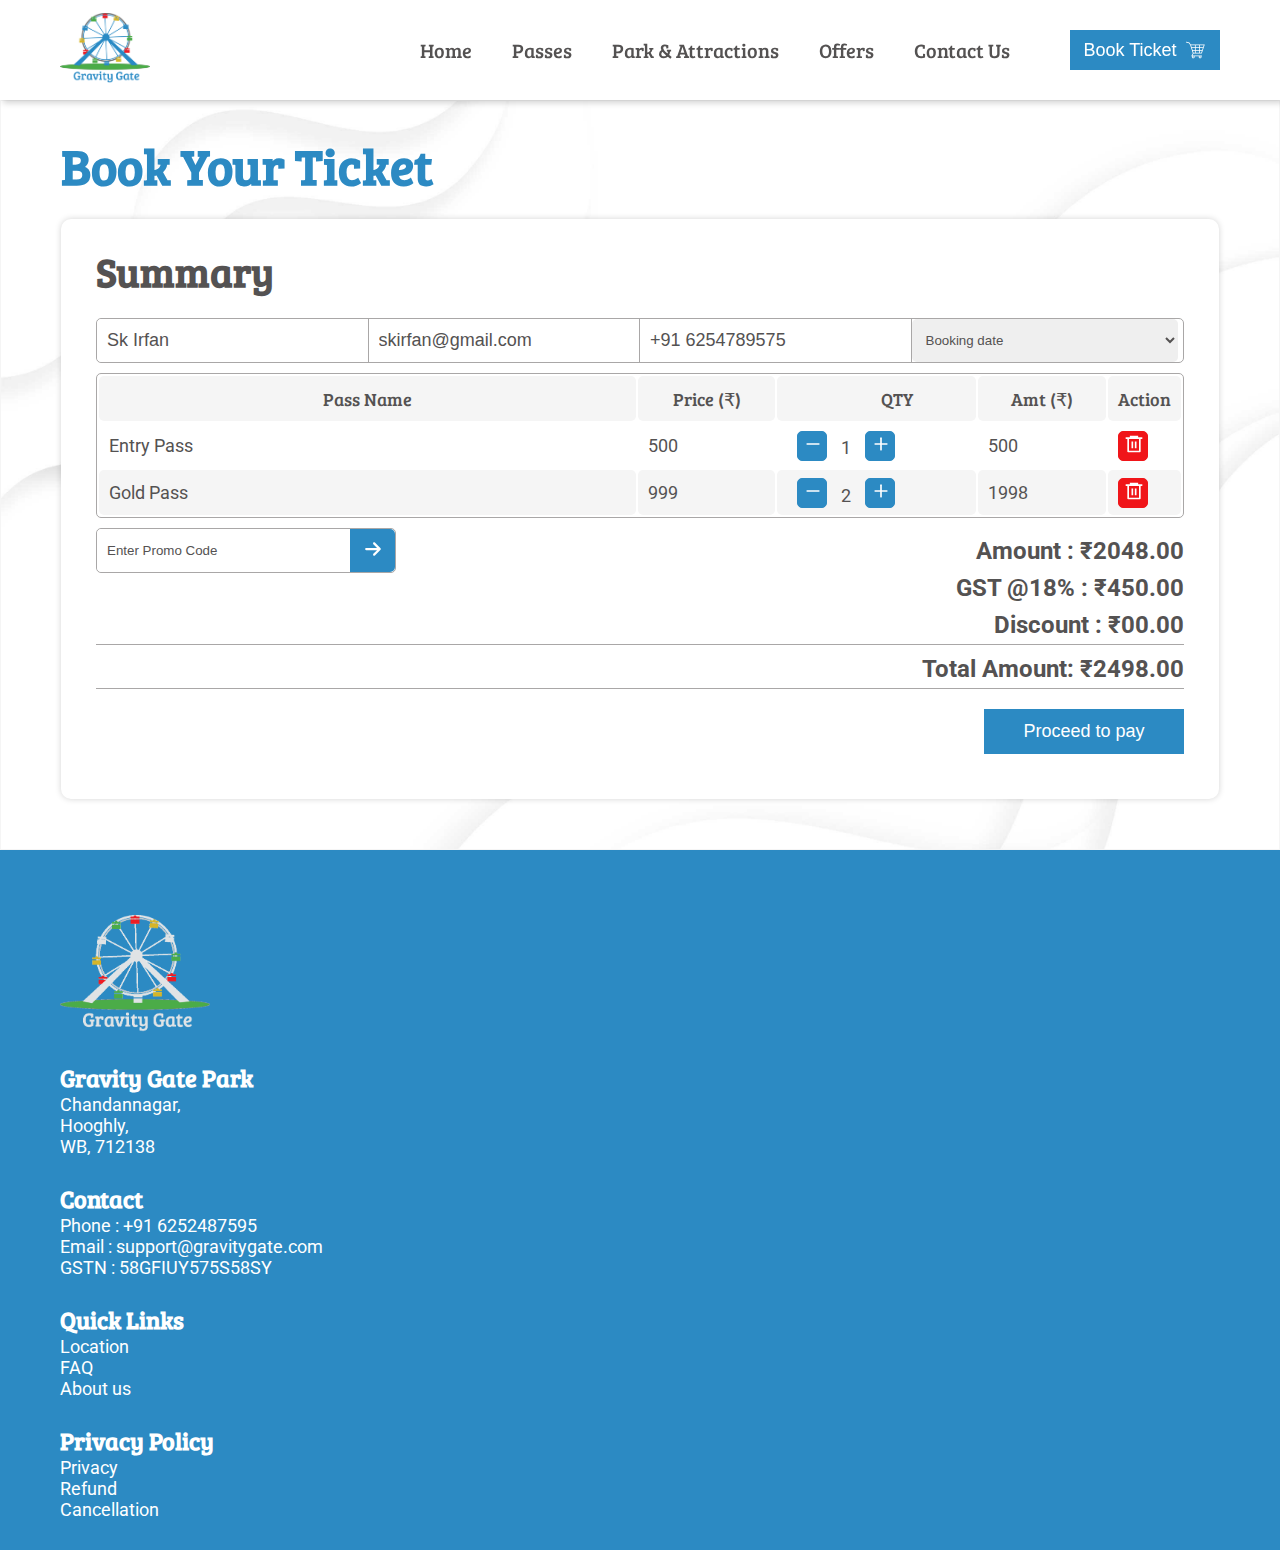
<file: booking.html>
<!DOCTYPE html>
<html lang="en">
  <head>
    <meta charset="UTF-8" />
    <meta name="viewport" content="width=device-width, initial-scale=1.0" />
    <title>Gravity Gate</title>
    <link rel="icon" type="image/png" href="images/gravity-gate-logo.png" />
    <link
      href="https://cdn.jsdelivr.net/npm/bootstrap@5.0.2/dist/css/bootstrap.min.css"
      rel="stylesheet"
      integrity="sha384-EVSTQN3/azprG1Anm3QDgpJLIm9Nao0Yz1ztcQTwFspd3yD65VohhpuuCOmLASjC"
      crossorigin="anonymous"
    />
    <link rel="stylesheet" href="css/style.css" />
    <link rel="stylesheet" href="css/responsive.css" />
  </head>
  <body>
    <header>
      <nav>
        <div class="container-fluid">
          <div class="logo">
            <a href="index.html"
              ><img src="images/gravity-gate-logo.png" alt="gravity-gate-logo"
            /></a>
          </div>

          <button
            class="nav-toggle"
            id="navToggle"
            aria-label="Toggle navigation"
          >
            &#9776;
          </button>

          <div class="navlist" id="navMenu">
            <ul>
              <li><a href="index.html">Home</a></li>
              <li><a href="passes.html">Passes</a></li>
              <li><a href="attractions.html">Park & Attractions</a></li>
              <li><a href="offer.html">Offers</a></li>
              <li><a href="contact.html">Contact Us</a></li>
              <li>
                <a href="booking.html" class="btn-book"
                  ><button>
                    Book Ticket
                    <svg
                      stroke="currentColor"
                      fill="currentColor"
                      stroke-width="0"
                      viewBox="0 0 512 512"
                      height="1em"
                      width="1em"
                      xmlns="http://www.w3.org/2000/svg"
                    >
                      <path
                        d="M25.45 63.043l-4.364 17.463 8.73 2.18L90.44 97.846l29.402 44.1 62.44 187.32-36.845 73.693h17.827c-2.086 4.238-3.264 8.99-3.264 14 0 17.567 14.433 32 32 32s32-14.433 32-32c0-5.01-1.178-9.762-3.264-14h102.528c-2.086 4.238-3.264 8.99-3.264 14 0 17.567 14.433 32 32 32s32-14.433 32-32c0-5.01-1.178-9.762-3.264-14H393v-18H174.562l23-46h192.924l70-210h-327.67L101.56 82.07 34.183 65.227l-8.733-2.184zm115.038 83.914H231v46h-75.178l-15.334-46zm108.512 0h78v46h-78v-46zm96 0h90.512l-15.334 46H345v-46zm-183.18 64H231v46h-53.846l-15.334-46zm87.18 0h78v46h-78v-46zm96 0h69.18l-15.334 46H345v-46zm-161.846 64H231v46h-32.514l-15.332-46zm65.846 0h78v46h-78v-46zm96 0h47.846l-15.332 46H345v-46zm-153 128c7.84 0 14 6.16 14 14s-6.16 14-14 14-14-6.16-14-14 6.16-14 14-14zm160 0c7.84 0 14 6.16 14 14s-6.16 14-14 14-14-6.16-14-14 6.16-14 14-14z"
                      ></path>
                    </svg></button
                ></a>
              </li>
            </ul>
          </div>
        </div>
      </nav>
    </header>

    <main>
      <section class="cart background">
        <h1>Book Your Ticket</h1>
        <form>
          <h4>Summary</h4>
          <div class="input-box">
            <input type="text" id="full_name" placeholder="Sk Irfan" />
            <input type="email" id="email" placeholder="skirfan@gmail.com" />
            <input type="number" id="phone" placeholder="+91 6254789575" />
            <select name="date" id="date">
              <option value="" disabled selected>Booking date</option>
            </select>
          </div>
          <div class="table-box">
            <table>
              <thead>
                <tr>
                  <th>Pass Name</th>
                  <th>Price (₹)</th>
                  <th>QTY</th>
                  <th>Amt (₹)</th>
                  <th>Action</th>
                </tr>
              </thead>
              <tbody>
                <tr>
                  <td>Entry Pass</td>
                  <td>500</td>
                  <td>
                    <span>
                      <button type="button">
                        <svg
                          stroke="currentColor"
                          fill="none"
                          stroke-width="2"
                          viewBox="0 0 24 24"
                          stroke-linecap="round"
                          stroke-linejoin="round"
                          height="1em"
                          width="1em"
                          xmlns="http://www.w3.org/2000/svg"
                        >
                          <path d="M5 12h14"></path>
                        </svg>
                      </button>
                      1
                      <button type="button">
                        <svg
                          stroke="currentColor"
                          fill="none"
                          stroke-width="2"
                          viewBox="0 0 24 24"
                          stroke-linecap="round"
                          stroke-linejoin="round"
                          height="1em"
                          width="1em"
                          xmlns="http://www.w3.org/2000/svg"
                        >
                          <line x1="12" y1="5" x2="12" y2="19"></line>
                          <line x1="5" y1="12" x2="19" y2="12"></line>
                        </svg>
                      </button>
                    </span>
                  </td>
                  <td>500</td>
                  <td>
                    <button class="btn-red" type="button">
                      <svg
                        stroke="currentColor"
                        fill="currentColor"
                        stroke-width="0"
                        viewBox="0 0 24 24"
                        height="1em"
                        width="1em"
                        xmlns="http://www.w3.org/2000/svg"
                      >
                        <path
                          d="M7 4V2H17V4H22V6H20V21C20 21.5523 19.5523 22 19 22H5C4.44772 22 4 21.5523 4 21V6H2V4H7ZM6 6V20H18V6H6ZM9 9H11V17H9V9ZM13 9H15V17H13V9Z"
                        ></path>
                      </svg>
                    </button>
                  </td>
                </tr>
                <tr>
                  <td>Gold Pass</td>
                  <td>999</td>
                  <td>
                    <button type="button">
                      <svg
                        stroke="currentColor"
                        fill="none"
                        stroke-width="2"
                        viewBox="0 0 24 24"
                        stroke-linecap="round"
                        stroke-linejoin="round"
                        height="1em"
                        width="1em"
                        xmlns="http://www.w3.org/2000/svg"
                      >
                        <path d="M5 12h14"></path>
                      </svg>
                    </button>
                    2
                    <button type="button">
                      <svg
                        stroke="currentColor"
                        fill="none"
                        stroke-width="2"
                        viewBox="0 0 24 24"
                        stroke-linecap="round"
                        stroke-linejoin="round"
                        height="1em"
                        width="1em"
                        xmlns="http://www.w3.org/2000/svg"
                      >
                        <line x1="12" y1="5" x2="12" y2="19"></line>
                        <line x1="5" y1="12" x2="19" y2="12"></line>
                      </svg>
                    </button>
                  </td>
                  <td>1998</td>
                  <td>
                    <button class="btn-red" type="button">
                      <svg
                        stroke="currentColor"
                        fill="currentColor"
                        stroke-width="0"
                        viewBox="0 0 24 24"
                        height="1em"
                        width="1em"
                        xmlns="http://www.w3.org/2000/svg"
                      >
                        <path
                          d="M7 4V2H17V4H22V6H20V21C20 21.5523 19.5523 22 19 22H5C4.44772 22 4 21.5523 4 21V6H2V4H7ZM6 6V20H18V6H6ZM9 9H11V17H9V9ZM13 9H15V17H13V9Z"
                        ></path>
                      </svg>
                    </button>
                  </td>
                </tr>
              </tbody>
            </table>
          </div>

          <div class="calc-box">
            <div class="promo-code">
              <input
                type="text"
                name="promo_code"
                placeholder="Enter Promo Code"
              />
              <button type="button">
                <svg
                  stroke="currentColor"
                  fill="currentColor"
                  stroke-width="0"
                  viewBox="0 0 448 512"
                  height="1em"
                  width="1em"
                  xmlns="http://www.w3.org/2000/svg"
                >
                  <path
                    d="M438.6 278.6c12.5-12.5 12.5-32.8 0-45.3l-160-160c-12.5-12.5-32.8-12.5-45.3 0s-12.5 32.8 0 45.3L338.8 224 32 224c-17.7 0-32 14.3-32 32s14.3 32 32 32l306.7 0L233.4 393.4c-12.5 12.5-12.5 32.8 0 45.3s32.8 12.5 45.3 0l160-160z"
                  ></path>
                </svg>
              </button>
            </div>
            <div class="calc">
              <h5>Amount : ₹2048.00</h5>
              <h5>GST @18% : ₹450.00</h5>
              <h5>Discount : ₹00.00</h5>
            </div>
          </div>
          <div class="total">
            <h5>Total Amount: ₹2498.00</h5>
          </div>
          <div class="submit-btn">
            <button type="submit">Proceed to pay</button>
          </div>
        </form>
      </section>
    </main>

    <footer>
      <div class="row">
        <div class="col-lg-2 col-md-3 col-6">
          <img
            src="images/gravity-gate-logo-white.png"
            alt="gravity-gate-white-logo"
          />
        </div>
        <div class="col-lg-3 col-md-4 col-6">
          <h4>Gravity Gate Park</h4>
          <a href="#">Chandannagar,</a>
          <a href="#">Hooghly,</a>
          <a href="#">WB, 712138</a>
        </div>
        <div class="col-lg-3 col-md-5 col-12">
          <h4>Contact</h4>
          <a href="tel:+916252487595">Phone : +91 6252487595</a>
          <a href="mailto:support@gravitygate.com"
            >Email : support@gravitygate.com</a
          >
          <a href="#">GSTN : 58GFIUY575S58SY</a>
        </div>
        <div class="col-md-3 col-sm-12" id="ft-none"></div>
        <div class="col-lg-2 col-md-4 col-6">
          <h4>Quick Links</h4>
          <a href="contact.html">Location</a>
          <a href="index.html#faq">FAQ</a>
          <a href="aboutus.html">About us</a>
        </div>
        <div class="col-lg-2 col-md-3 col-6">
          <h4>Privacy Policy</h4>
          <a href="privacy.html">Privacy</a>
          <a href="cancellation&refund.html">Refund</a>
          <a href="cancellation&refund.html">Cancellation</a>
        </div>
      </div>
    </footer>
    <script src="js/index.js"></script>
  </body>
</html>
</file>
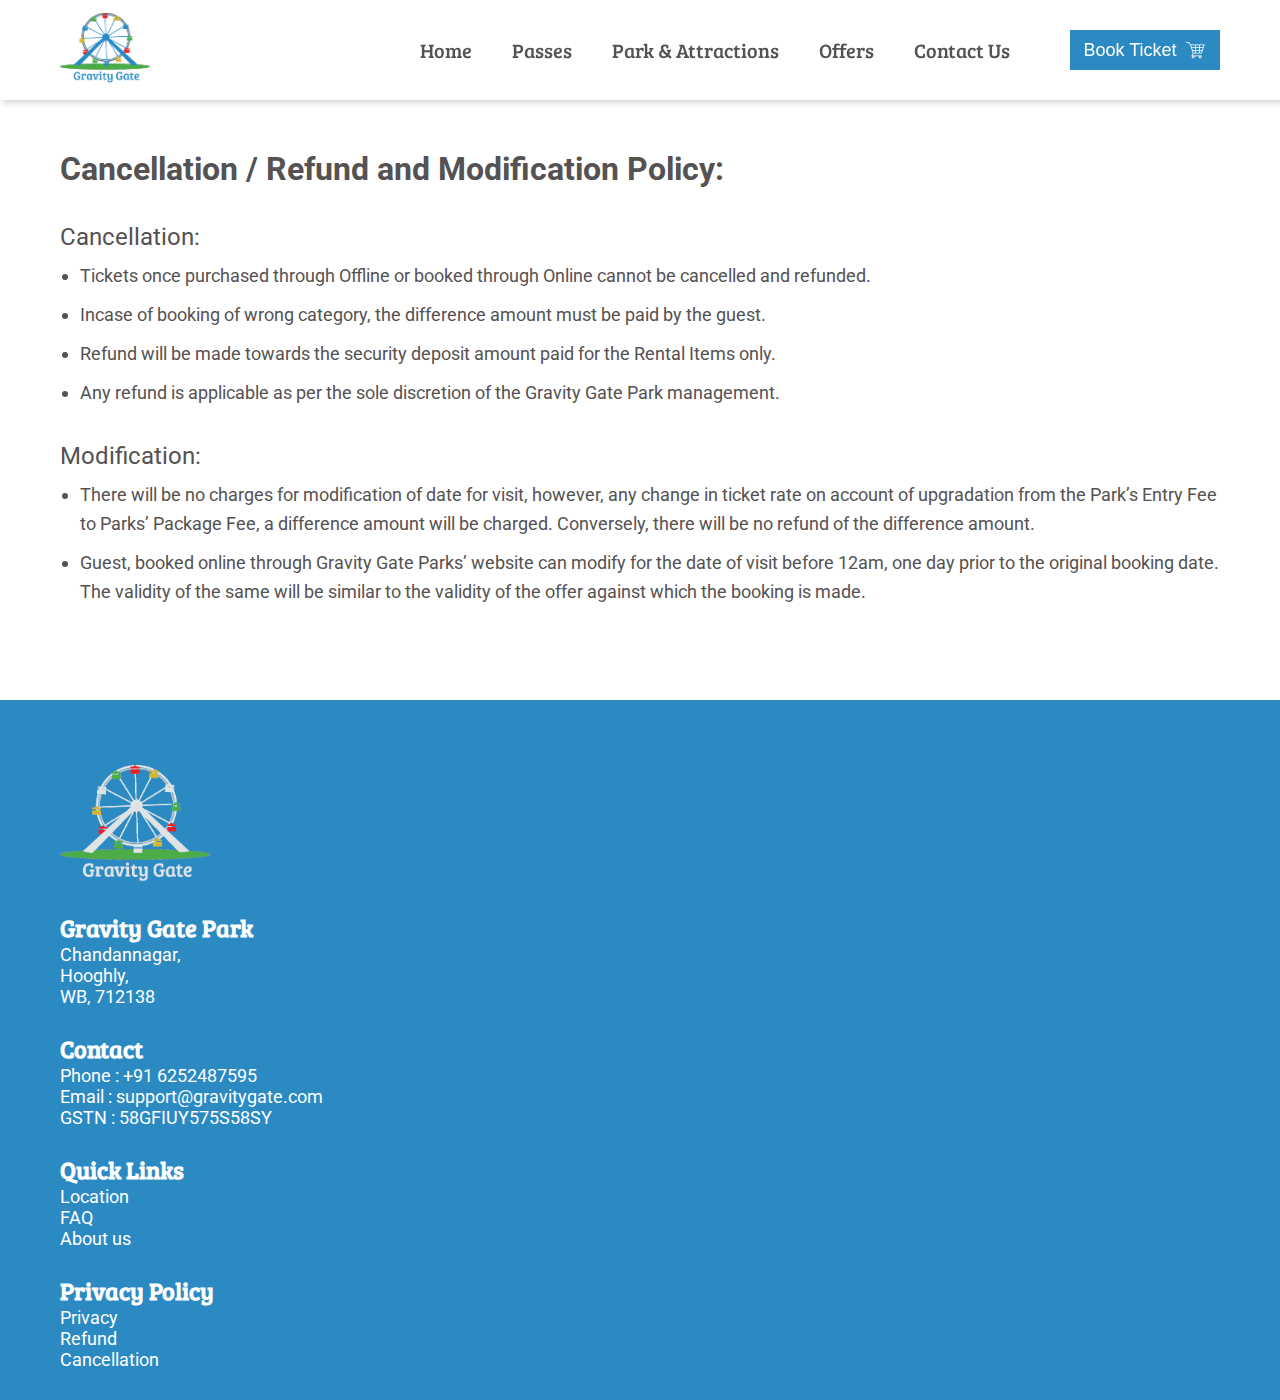
<file: cancellation&refund.html>
<!DOCTYPE html>
<html lang="en">
  <head>
    <meta charset="UTF-8" />
    <meta name="viewport" content="width=device-width, initial-scale=1.0" />
    <title>Gravity Gate</title>
    <link rel="icon" type="image/png" href="images/gravity-gate-logo.png" />
    <link
      href="https://cdn.jsdelivr.net/npm/bootstrap@5.0.2/dist/css/bootstrap.min.css"
      rel="stylesheet"
      integrity="sha384-EVSTQN3/azprG1Anm3QDgpJLIm9Nao0Yz1ztcQTwFspd3yD65VohhpuuCOmLASjC"
      crossorigin="anonymous"
    />
    <link rel="stylesheet" href="css/style.css" />
    <link rel="stylesheet" href="css/responsive.css" />
  </head>
  <body>
    <header>
      <nav>
        <div class="container-fluid">
          <div class="logo">
            <a href="index.html"
              ><img src="images/gravity-gate-logo.png" alt="gravity-gate-logo"
            /></a>
          </div>

          <button
            class="nav-toggle"
            id="navToggle"
            aria-label="Toggle navigation"
          >
            &#9776;
          </button>

          <div class="navlist" id="navMenu">
            <ul>
              <li><a href="index.html">Home</a></li>
              <li><a href="passes.html">Passes</a></li>
              <li><a href="attractions.html">Park & Attractions</a></li>
              <li><a href="offer.html">Offers</a></li>
              <li><a href="contact.html">Contact Us</a></li>
              <li>
                <a href="booking.html" class="btn-book"
                  ><button>
                    Book Ticket
                    <svg
                      stroke="currentColor"
                      fill="currentColor"
                      stroke-width="0"
                      viewBox="0 0 512 512"
                      height="1em"
                      width="1em"
                      xmlns="http://www.w3.org/2000/svg"
                    >
                      <path
                        d="M25.45 63.043l-4.364 17.463 8.73 2.18L90.44 97.846l29.402 44.1 62.44 187.32-36.845 73.693h17.827c-2.086 4.238-3.264 8.99-3.264 14 0 17.567 14.433 32 32 32s32-14.433 32-32c0-5.01-1.178-9.762-3.264-14h102.528c-2.086 4.238-3.264 8.99-3.264 14 0 17.567 14.433 32 32 32s32-14.433 32-32c0-5.01-1.178-9.762-3.264-14H393v-18H174.562l23-46h192.924l70-210h-327.67L101.56 82.07 34.183 65.227l-8.733-2.184zm115.038 83.914H231v46h-75.178l-15.334-46zm108.512 0h78v46h-78v-46zm96 0h90.512l-15.334 46H345v-46zm-183.18 64H231v46h-53.846l-15.334-46zm87.18 0h78v46h-78v-46zm96 0h69.18l-15.334 46H345v-46zm-161.846 64H231v46h-32.514l-15.332-46zm65.846 0h78v46h-78v-46zm96 0h47.846l-15.332 46H345v-46zm-153 128c7.84 0 14 6.16 14 14s-6.16 14-14 14-14-6.16-14-14 6.16-14 14-14zm160 0c7.84 0 14 6.16 14 14s-6.16 14-14 14-14-6.16-14-14 6.16-14 14-14z"
                      ></path>
                    </svg></button
                ></a>
              </li>
            </ul>
          </div>
        </div>
      </nav>
    </header>

    <main>
      <section class="policy">
        <dl>
          <h1>Cancellation / Refund and Modification Policy:</h1>
          <dt>Cancellation:</dt>
          <dd>
            <ul>
              <li>
                Tickets once purchased through Offline or booked through Online
                cannot be cancelled and refunded.
              </li>
              <li>
                Incase of booking of wrong category, the difference amount must
                be paid by the guest.
              </li>
              <li>
                Refund will be made towards the security deposit amount paid for
                the Rental Items only.
              </li>
              <li>
                Any refund is applicable as per the sole discretion of the
                Gravity Gate Park management.
              </li>
            </ul>
          </dd>

          <dt class="pt-md-5 pt-2">Modification:</dt>
          <dd>
            <ul>
              <li>
                There will be no charges for modification of date for visit,
                however, any change in ticket rate on account of upgradation
                from the Park’s Entry Fee to Parks’ Package Fee, a difference
                amount will be charged. Conversely, there will be no refund of
                the difference amount.
              </li>
              <li>
                Guest, booked online through Gravity Gate Parks’ website can
                modify for the date of visit before 12am, one day prior to the
                original booking date. The validity of the same will be similar
                to the validity of the offer against which the booking is made.
              </li>
            </ul>
          </dd>
        </dl>
      </section>
    </main>

    <footer>
      <div class="row">
        <div class="col-lg-2 col-md-3 col-6">
          <img
            src="images/gravity-gate-logo-white.png"
            alt="gravity-gate-white-logo"
          />
        </div>
        <div class="col-lg-3 col-md-4 col-6">
          <h4>Gravity Gate Park</h4>
          <a href="#">Chandannagar,</a>
          <a href="#">Hooghly,</a>
          <a href="#">WB, 712138</a>
        </div>
        <div class="col-lg-3 col-md-5 col-12">
          <h4>Contact</h4>
          <a href="tel:+916252487595">Phone : +91 6252487595</a>
          <a href="mailto:support@gravitygate.com"
            >Email : support@gravitygate.com</a
          >
          <a href="#">GSTN : 58GFIUY575S58SY</a>
        </div>
        <div class="col-md-3 col-sm-12" id="ft-none"></div>
        <div class="col-lg-2 col-md-4 col-6">
          <h4>Quick Links</h4>
          <a href="contact.html">Location</a>
          <a href="index.html#faq">FAQ</a>
          <a href="aboutus.html">About us</a>
        </div>
        <div class="col-lg-2 col-md-3 col-6">
          <h4>Privacy Policy</h4>
          <a href="privacy.html">Privacy</a>
          <a href="cancellation&refund.html">Refund</a>
          <a href="cancellation&refund.html">Cancellation</a>
        </div>
      </div>
    </footer>
    <script src="js/index.js"></script>
  </body>
</html>
</file>
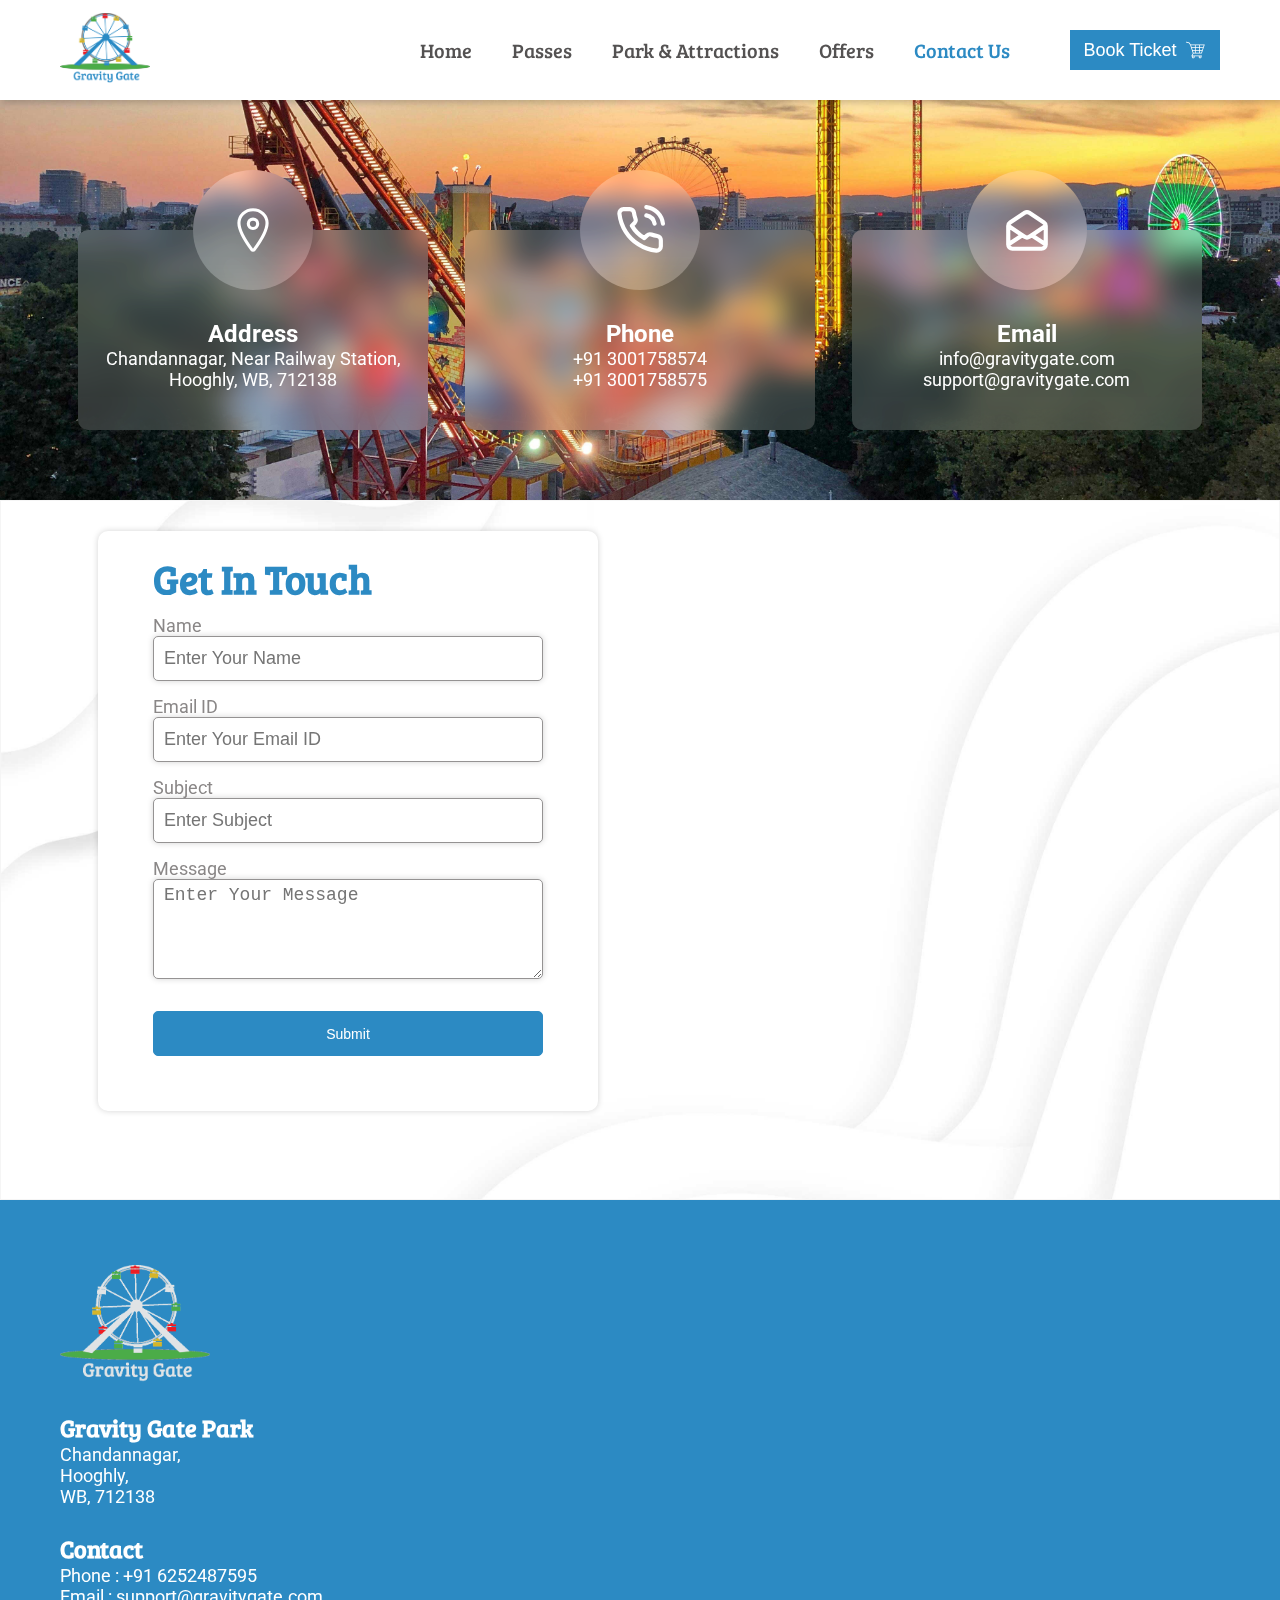
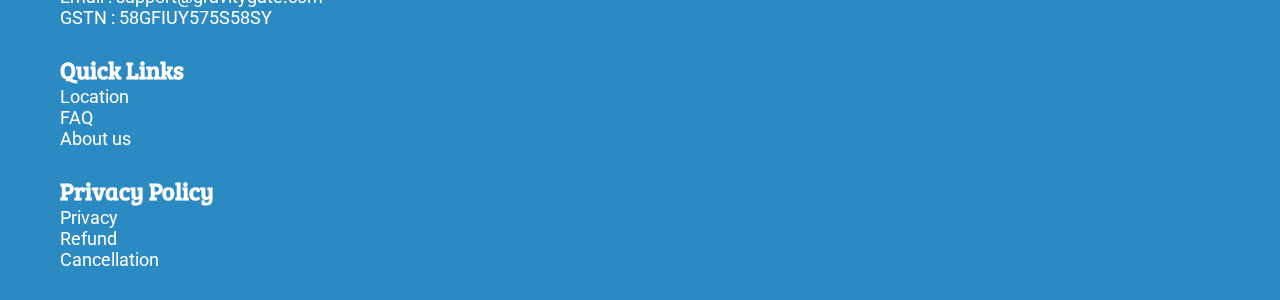
<file: contact.html>
<!DOCTYPE html>
<html lang="en">
  <head>
    <meta charset="UTF-8" />
    <meta name="viewport" content="width=device-width, initial-scale=1.0" />
    <title>Gravity Gate</title>
    <link rel="icon" type="image/png" href="images/gravity-gate-logo.png" />
    <link
      href="https://cdn.jsdelivr.net/npm/bootstrap@5.0.2/dist/css/bootstrap.min.css"
      rel="stylesheet"
      integrity="sha384-EVSTQN3/azprG1Anm3QDgpJLIm9Nao0Yz1ztcQTwFspd3yD65VohhpuuCOmLASjC"
      crossorigin="anonymous"
    />
    <link rel="stylesheet" href="css/style.css" />
    <link rel="stylesheet" href="css/responsive.css" />
  </head>
  <body>
    <header>
      <nav>
        <div class="container-fluid">
          <div class="logo">
            <a href="index.html"
              ><img src="images/gravity-gate-logo.png" alt="gravity-gate-logo"
            /></a>
          </div>

          <button
            class="nav-toggle"
            id="navToggle"
            aria-label="Toggle navigation"
          >
            &#9776;
          </button>

          <div class="navlist" id="navMenu">
            <ul>
              <li><a href="index.html">Home</a></li>
              <li><a href="passes.html">Passes</a></li>
              <li><a href="attractions.html">Park & Attractions</a></li>
              <li><a href="offer.html">Offers</a></li>
              <li><a href="contact.html" class="link-active">Contact Us</a></li>
              <li>
                <a href="booking.html" class="btn-book"
                  ><button>
                    Book Ticket
                    <svg
                      stroke="currentColor"
                      fill="currentColor"
                      stroke-width="0"
                      viewBox="0 0 512 512"
                      height="1em"
                      width="1em"
                      xmlns="http://www.w3.org/2000/svg"
                    >
                      <path
                        d="M25.45 63.043l-4.364 17.463 8.73 2.18L90.44 97.846l29.402 44.1 62.44 187.32-36.845 73.693h17.827c-2.086 4.238-3.264 8.99-3.264 14 0 17.567 14.433 32 32 32s32-14.433 32-32c0-5.01-1.178-9.762-3.264-14h102.528c-2.086 4.238-3.264 8.99-3.264 14 0 17.567 14.433 32 32 32s32-14.433 32-32c0-5.01-1.178-9.762-3.264-14H393v-18H174.562l23-46h192.924l70-210h-327.67L101.56 82.07 34.183 65.227l-8.733-2.184zm115.038 83.914H231v46h-75.178l-15.334-46zm108.512 0h78v46h-78v-46zm96 0h90.512l-15.334 46H345v-46zm-183.18 64H231v46h-53.846l-15.334-46zm87.18 0h78v46h-78v-46zm96 0h69.18l-15.334 46H345v-46zm-161.846 64H231v46h-32.514l-15.332-46zm65.846 0h78v46h-78v-46zm96 0h47.846l-15.332 46H345v-46zm-153 128c7.84 0 14 6.16 14 14s-6.16 14-14 14-14-6.16-14-14 6.16-14 14-14zm160 0c7.84 0 14 6.16 14 14s-6.16 14-14 14-14-6.16-14-14 6.16-14 14-14z"
                      ></path>
                    </svg></button
                ></a>
              </li>
            </ul>
          </div>
        </div>
      </nav>
    </header>

    <main>
      <section class="contact-detail">
        <div class="detail-box">
          <div class="detail-card">
            <div class="icon-box">
              <svg
                stroke="currentColor"
                fill="currentColor"
                stroke-width="0"
                viewBox="0 0 512 512"
                height="1em"
                width="1em"
                xmlns="http://www.w3.org/2000/svg"
              >
                <path
                  fill="none"
                  stroke-linecap="round"
                  stroke-linejoin="round"
                  stroke-width="32"
                  d="M256 48c-79.5 0-144 61.39-144 137 0 87 96 224.87 131.25 272.49a15.77 15.77 0 0 0 25.5 0C304 409.89 400 272.07 400 185c0-75.61-64.5-137-144-137z"
                ></path>
                <circle
                  cx="256"
                  cy="192"
                  r="48"
                  fill="none"
                  stroke-linecap="round"
                  stroke-linejoin="round"
                  stroke-width="32"
                ></circle>
              </svg>
            </div>
            <h4>Address</h4>
            <h6>Chandannagar, Near Railway Station,</h6>
            <h6>Hooghly, WB, 712138</h6>
          </div>
          <div class="detail-card">
            <div class="icon-box">
              <svg
                stroke="currentColor"
                fill="none"
                stroke-width="2"
                viewBox="0 0 24 24"
                stroke-linecap="round"
                stroke-linejoin="round"
                height="1em"
                width="1em"
                xmlns="http://www.w3.org/2000/svg"
              >
                <path
                  d="M15.05 5A5 5 0 0 1 19 8.95M15.05 1A9 9 0 0 1 23 8.94m-1 7.98v3a2 2 0 0 1-2.18 2 19.79 19.79 0 0 1-8.63-3.07 19.5 19.5 0 0 1-6-6 19.79 19.79 0 0 1-3.07-8.67A2 2 0 0 1 4.11 2h3a2 2 0 0 1 2 1.72 12.84 12.84 0 0 0 .7 2.81 2 2 0 0 1-.45 2.11L8.09 9.91a16 16 0 0 0 6 6l1.27-1.27a2 2 0 0 1 2.11-.45 12.84 12.84 0 0 0 2.81.7A2 2 0 0 1 22 16.92z"
                ></path>
              </svg>
            </div>
            <h4>Phone</h4>
            <h6>+91 3001758574</h6>
            <h6>+91 3001758575</h6>
          </div>
          <div class="detail-card">
            <div class="icon-box">
              <svg
                stroke="currentColor"
                fill="none"
                stroke-width="2"
                viewBox="0 0 24 24"
                aria-hidden="true"
                height="1em"
                width="1em"
                xmlns="http://www.w3.org/2000/svg"
              >
                <path
                  stroke-linecap="round"
                  stroke-linejoin="round"
                  d="M3 19v-8.93a2 2 0 01.89-1.664l7-4.666a2 2 0 012.22 0l7 4.666A2 2 0 0121 10.07V19M3 19a2 2 0 002 2h14a2 2 0 002-2M3 19l6.75-4.5M21 19l-6.75-4.5M3 10l6.75 4.5M21 10l-6.75 4.5m0 0l-1.14.76a2 2 0 01-2.22 0l-1.14-.76"
                ></path>
              </svg>
            </div>
            <h4>Email</h4>
            <h6>info@gravitygate.com</h6>
            <h6>support@gravitygate.com</h6>
          </div>
        </div>
      </section>

      <section class="contact-map background">
        <div class="contact-box mt-4">
          <div class="contact-form">
            <h2>Get In Touch</h2>
            <form>
              <label for="full_name">Name</label>
              <input type="text" id="full_name" placeholder="Enter Your Name" />
              <label for="email_id">Email ID</label>
              <input
                type="email"
                id="email_id"
                placeholder="Enter Your Email ID"
              />
              <label for="subject">Subject</label>
              <input type="text" id="subject" placeholder="Enter Subject" />
              <label for="message">Message</label>
              <textarea
                name="message"
                id="message"
                placeholder="Enter Your Message"
              ></textarea>
              <button>Submit</button>
            </form>
          </div>

          <div class="map">
            <iframe
              src="https://www.google.com/maps/embed?pb=!1m18!1m12!1m3!1d3677.873463826713!2d88.344316!3d22.863352!2m3!1f0!2f0!3f0!3m2!1i1024!2i768!4f13.1!3m3!1m2!1s0x39f89d234f7a32fb%3A0xa3f0f8c4bbd1c2a4!2sChandan%20 Nagar%20Railway%20Station!5e0!3m2!1sen!2sin!4v1731682000000"
              style="border: 0"
              allowfullscreen=""
              loading="lazy"
              referrerpolicy="no-referrer-when-downgrade"
            >
            </iframe>
          </div>
        </div>
      </section>
    </main>

    <footer>
      <div class="row">
        <div class="col-lg-2 col-md-3 col-6">
          <img
            src="images/gravity-gate-logo-white.png"
            alt="gravity-gate-white-logo"
          />
        </div>
        <div class="col-lg-3 col-md-4 col-6">
          <h4>Gravity Gate Park</h4>
          <a href="#">Chandannagar,</a>
          <a href="#">Hooghly,</a>
          <a href="#">WB, 712138</a>
        </div>
        <div class="col-lg-3 col-md-5 col-12">
          <h4>Contact</h4>
          <a href="tel:+916252487595">Phone : +91 6252487595</a>
          <a href="mailto:support@gravitygate.com"
            >Email : support@gravitygate.com</a
          >
          <a href="#">GSTN : 58GFIUY575S58SY</a>
        </div>
        <div class="col-md-3 col-sm-12" id="ft-none"></div>
        <div class="col-lg-2 col-md-4 col-6">
          <h4>Quick Links</h4>
          <a href="contact.html">Location</a>
          <a href="index.html#faq">FAQ</a>
          <a href="aboutus.html">About us</a>
        </div>
        <div class="col-lg-2 col-md-3 col-6">
          <h4>Privacy Policy</h4>
          <a href="privacy.html">Privacy</a>
          <a href="cancellation&refund.html">Refund</a>
          <a href="cancellation&refund.html">Cancellation</a>
        </div>
      </div>
    </footer>
    <script src="js/index.js"></script>
  </body>
</html>
</file>
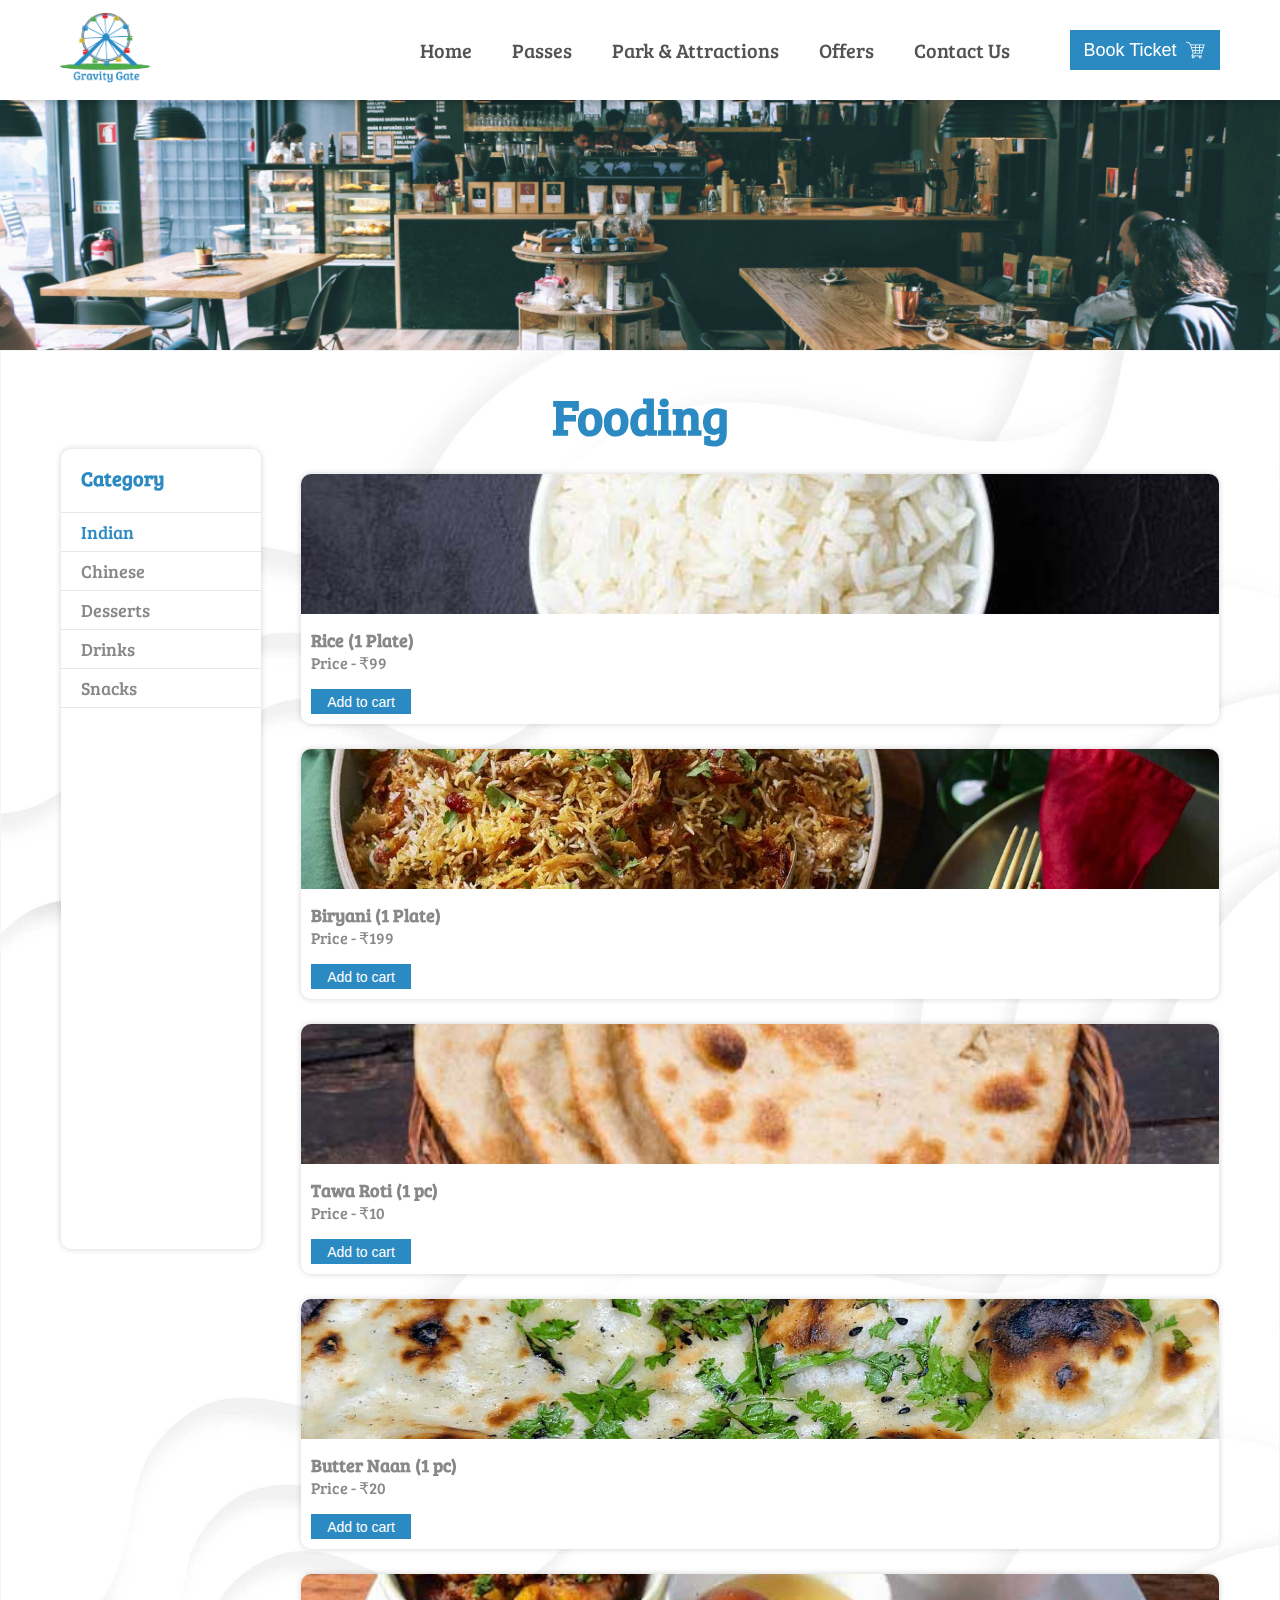
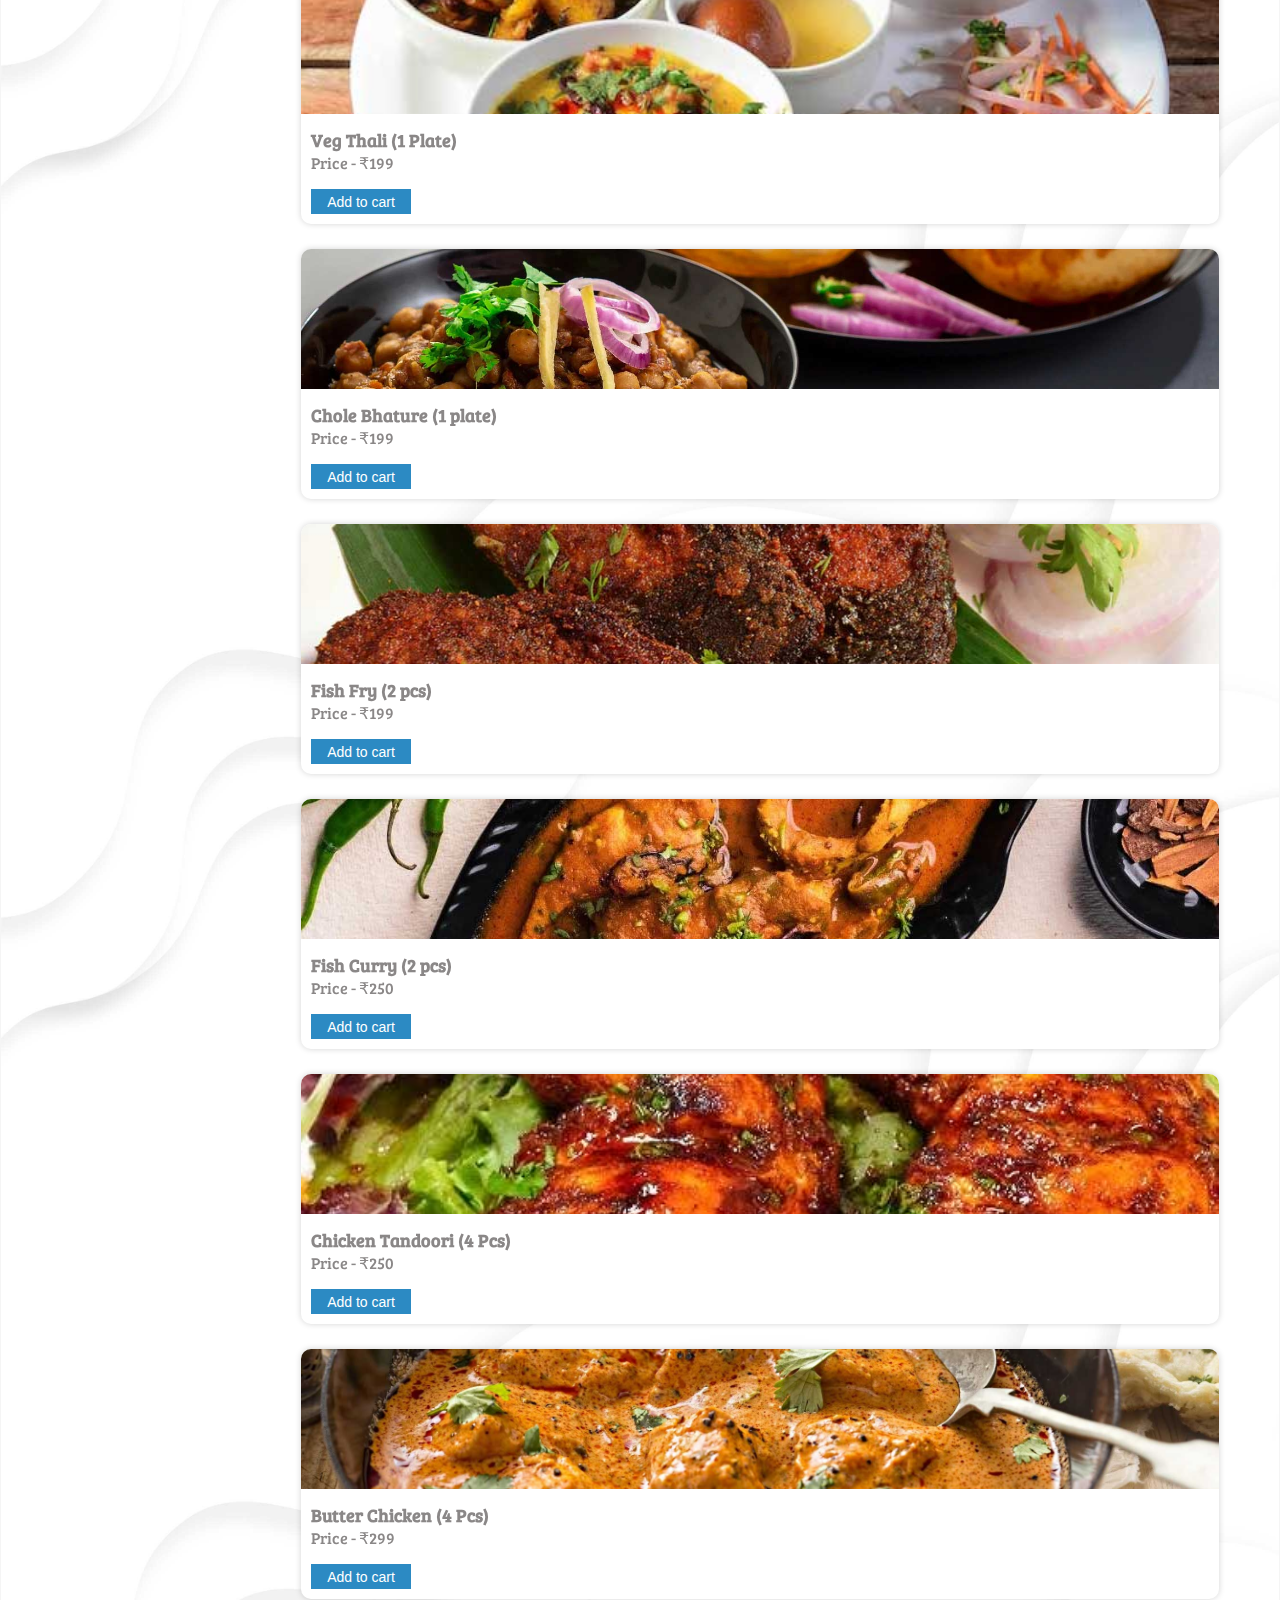
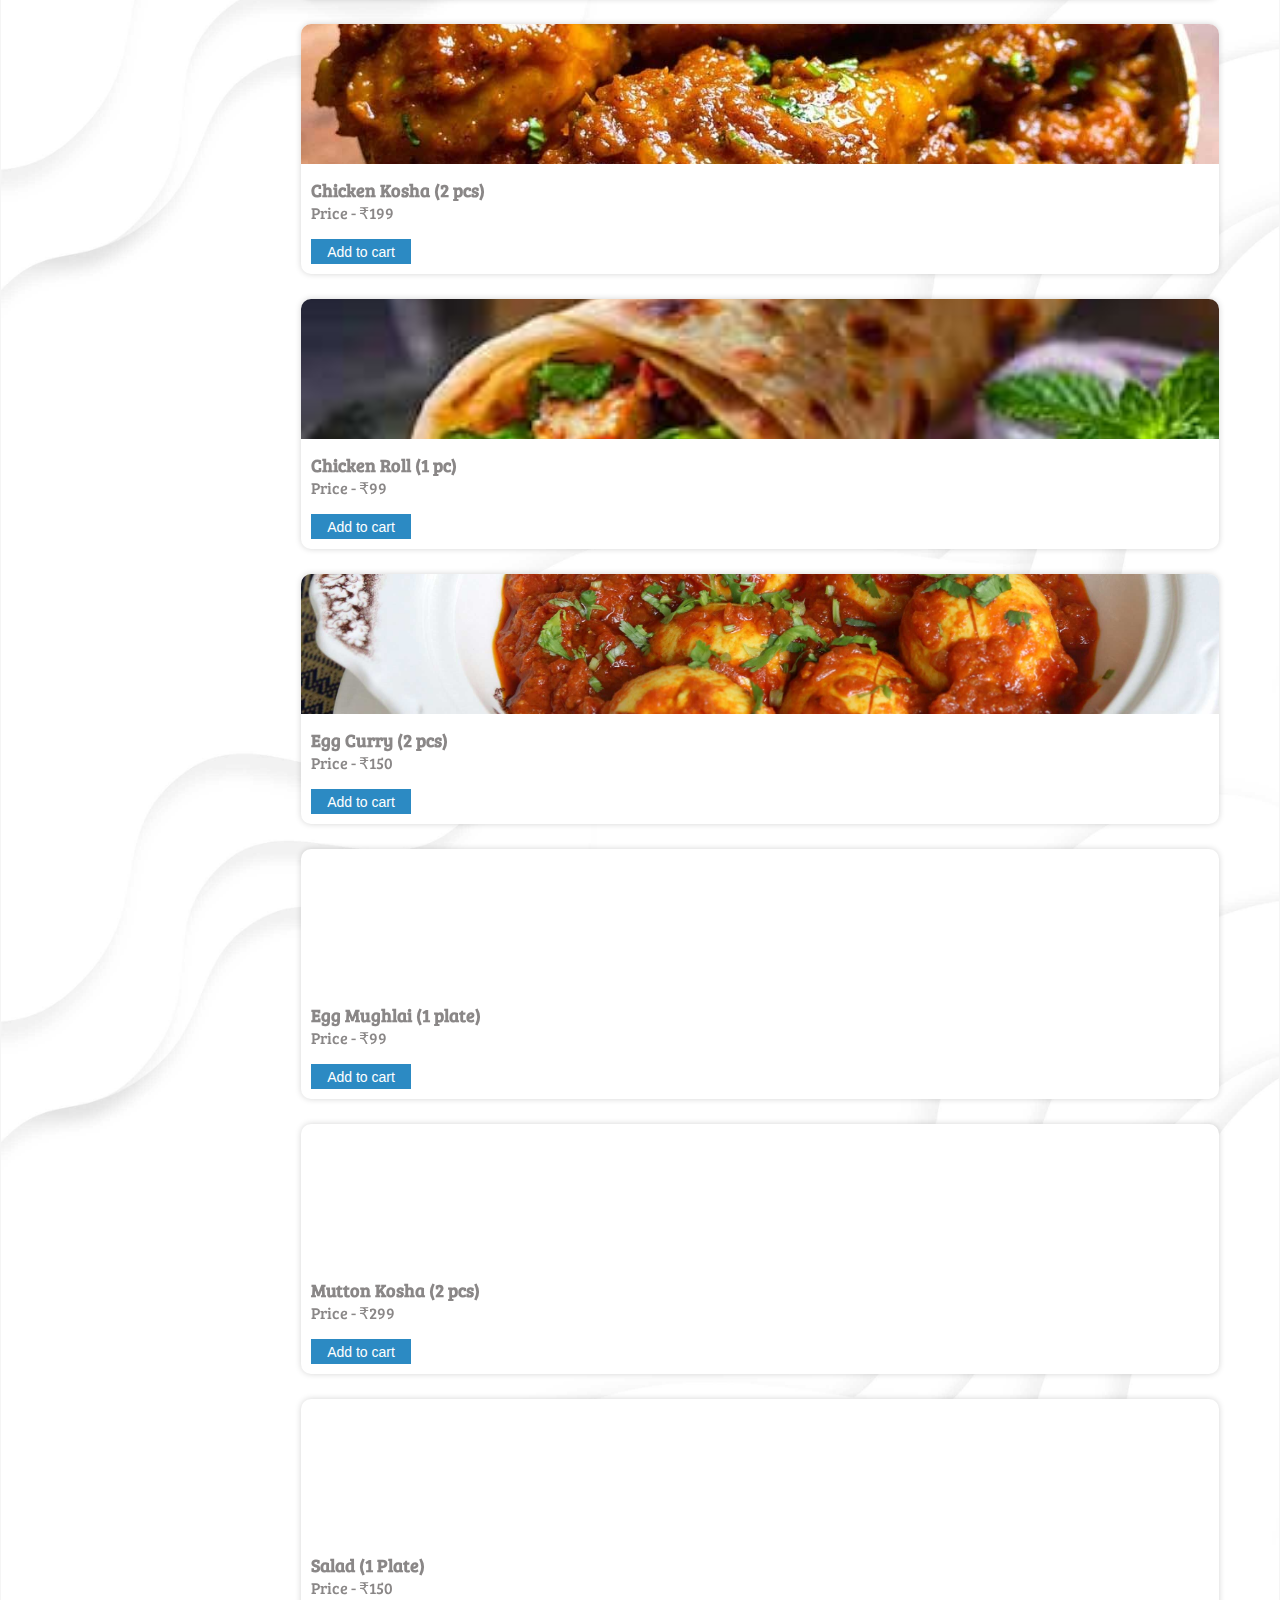
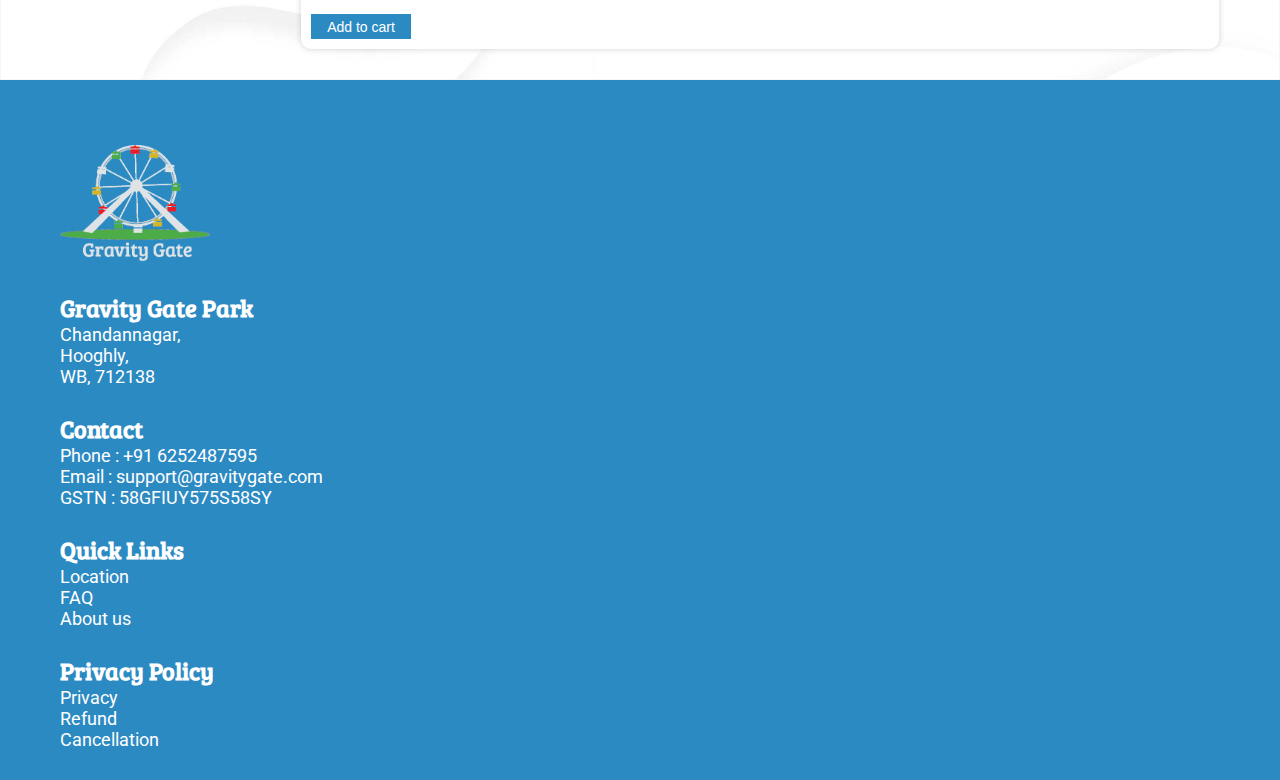
<file: fooding.html>
<!DOCTYPE html>
<html lang="en">
  <head>
    <meta charset="UTF-8" />
    <meta name="viewport" content="width=device-width, initial-scale=1.0" />
    <title>Gravity Gate</title>
    <link rel="icon" type="image/png" href="images/gravity-gate-logo.png" />
    <link
      href="https://cdn.jsdelivr.net/npm/bootstrap@5.0.2/dist/css/bootstrap.min.css"
      rel="stylesheet"
      integrity="sha384-EVSTQN3/azprG1Anm3QDgpJLIm9Nao0Yz1ztcQTwFspd3yD65VohhpuuCOmLASjC"
      crossorigin="anonymous"
    />
    <link rel="stylesheet" href="css/style.css" />
    <link rel="stylesheet" href="css/responsive.css" />
  </head>
  <body>
    <header>
      <nav>
        <div class="container-fluid">
          <div class="logo">
            <a href="index.html"
              ><img src="images/gravity-gate-logo.png" alt="gravity-gate-logo"
            /></a>
          </div>

          <button
            class="nav-toggle"
            id="navToggle"
            aria-label="Toggle navigation"
          >
            &#9776;
          </button>

          <div class="navlist" id="navMenu">
            <ul>
              <li><a href="index.html">Home</a></li>
              <li><a href="passes.html">Passes</a></li>
              <li><a href="attractions.html">Park & Attractions</a></li>
              <li><a href="offer.html">Offers</a></li>
              <li><a href="contact.html">Contact Us</a></li>
              <li>
                <a href="booking.html" class="btn-book"
                  ><button>
                    Book Ticket
                    <svg
                      stroke="currentColor"
                      fill="currentColor"
                      stroke-width="0"
                      viewBox="0 0 512 512"
                      height="1em"
                      width="1em"
                      xmlns="http://www.w3.org/2000/svg"
                    >
                      <path
                        d="M25.45 63.043l-4.364 17.463 8.73 2.18L90.44 97.846l29.402 44.1 62.44 187.32-36.845 73.693h17.827c-2.086 4.238-3.264 8.99-3.264 14 0 17.567 14.433 32 32 32s32-14.433 32-32c0-5.01-1.178-9.762-3.264-14h102.528c-2.086 4.238-3.264 8.99-3.264 14 0 17.567 14.433 32 32 32s32-14.433 32-32c0-5.01-1.178-9.762-3.264-14H393v-18H174.562l23-46h192.924l70-210h-327.67L101.56 82.07 34.183 65.227l-8.733-2.184zm115.038 83.914H231v46h-75.178l-15.334-46zm108.512 0h78v46h-78v-46zm96 0h90.512l-15.334 46H345v-46zm-183.18 64H231v46h-53.846l-15.334-46zm87.18 0h78v46h-78v-46zm96 0h69.18l-15.334 46H345v-46zm-161.846 64H231v46h-32.514l-15.332-46zm65.846 0h78v46h-78v-46zm96 0h47.846l-15.332 46H345v-46zm-153 128c7.84 0 14 6.16 14 14s-6.16 14-14 14-14-6.16-14-14 6.16-14 14-14zm160 0c7.84 0 14 6.16 14 14s-6.16 14-14 14-14-6.16-14-14 6.16-14 14-14z"
                      ></path>
                    </svg></button
                ></a>
              </li>
            </ul>
          </div>
        </div>
      </nav>
    </header>

    <main>
      <div class="fooding-banner"></div>
      <section class="fooding background">
        <h1>Fooding</h1>
        <select name="category" id="fooding">
          <option value="Indian">Indian</option>
          <option value="Chinese">Chinese</option>
          <option value="Desserts">Desserts</option>
          <option value="Drinks">Drinks</option>
          <option value="Snacks">Snacks</option>
        </select>
        <div class="fooding-box">
          <div class="sidebar-box">
            <div class="sidebar">
              <h4>Category</h4>
              <ul>
                <li><a href="#" class="link-active">Indian</a></li>
                <li><a href="#">Chinese</a></li>
                <li><a href="#">Desserts</a></li>
                <li><a href="#">Drinks</a></li>
                <li><a href="#">Snacks</a></li>
              </ul>
            </div>
          </div>
          <div class="menu">
            <div class="row">
              <div class="col-xl-3 col-lg-4 col-sm-6 col-xs-6">
                <div class="menu-card">
                  <img
                    src="images/food-one.jpg"
                    alt="Rice-img"
                    loading="lazy"
                  />
                  <div class="text-box">
                    <h5>Rice (1 Plate)</h5>
                    <h6>Price - ₹99</h6>
                  </div>
                  <button>Add to cart</button>
                </div>
              </div>
              <div class="col-xl-3 col-lg-4 col-sm-6 col-xs-6">
                <div class="menu-card">
                  <img
                    src="images/food-two.jpg"
                    alt="biryani-img"
                    loading="lazy"
                  />
                  <div class="text-box">
                    <h5>Biryani (1 Plate)</h5>
                    <h6>Price - ₹199</h6>
                    <button>Add to cart</button>
                  </div>
                </div>
              </div>
              <div class="col-xl-3 col-lg-4 col-sm-6 col-xs-6">
                <div class="menu-card">
                  <img
                    src="images/food-three.jpg"
                    alt="roti-img"
                    loading="lazy"
                  />
                  <div class="text-box">
                    <h5>Tawa Roti (1 pc)</h5>
                    <h6>Price - ₹10</h6>
                  </div>
                  <button>Add to cart</button>
                </div>
              </div>
              <div class="col-xl-3 col-lg-4 col-sm-6 col-xs-6">
                <div class="menu-card">
                  <img
                    src="images/food-four.jpg"
                    alt="nan-img"
                    loading="lazy"
                  />
                  <div class="text-box">
                    <h5>Butter Naan (1 pc)</h5>
                    <h6>Price - ₹20</h6>
                  </div>
                  <button>Add to cart</button>
                </div>
              </div>
              <div class="col-xl-3 col-lg-4 col-sm-6 col-xs-6">
                <div class="menu-card">
                  <img
                    src="images/food-five.jpg"
                    alt="veg-thali-img"
                    loading="lazy"
                  />
                  <div class="text-box">
                    <h5>Veg Thali (1 Plate)</h5>
                    <h6>Price - ₹199</h6>
                  </div>
                  <button>Add to cart</button>
                </div>
              </div>
              <div class="col-xl-3 col-lg-4 col-sm-6 col-xs-6">
                <div class="menu-card">
                  <img
                    src="images/food-six.jpg"
                    alt="chole-bhature-img"
                    loading="lazy"
                  />
                  <div class="text-box">
                    <h5>Chole Bhature (1 plate)</h5>
                    <h6>Price - ₹199</h6>
                  </div>
                  <button>Add to cart</button>
                </div>
              </div>
              <div class="col-xl-3 col-lg-4 col-sm-6 col-xs-6">
                <div class="menu-card">
                  <img
                    src="images/food-seven.jpg"
                    alt="fish-fry-img"
                    loading="lazy"
                  />
                  <div class="text-box">
                    <h5>Fish Fry (2 pcs)</h5>
                    <h6>Price - ₹199</h6>
                  </div>
                  <button>Add to cart</button>
                </div>
              </div>
              <div class="col-xl-3 col-lg-4 col-sm-6 col-xs-6">
                <div class="menu-card">
                  <img
                    src="images/food-eight.jpg"
                    alt="fish-curry-img"
                    loading="lazy"
                  />
                  <div class="text-box">
                    <h5>Fish Curry (2 pcs)</h5>
                    <h6>Price - ₹250</h6>
                  </div>
                  <button>Add to cart</button>
                </div>
              </div>
              <div class="col-xl-3 col-lg-4 col-sm-6 col-xs-6">
                <div class="menu-card">
                  <img
                    src="images/food-nine.jpg"
                    alt="tandoori-img"
                    loading="lazy"
                  />
                  <div class="text-box">
                    <h5>Chicken Tandoori (4 Pcs)</h5>
                    <h6>Price - ₹250</h6>
                  </div>
                  <button>Add to cart</button>
                </div>
              </div>
              <div class="col-xl-3 col-lg-4 col-sm-6 col-xs-6">
                <div class="menu-card">
                  <img
                    src="images/food-ten.jpg"
                    alt="butter-chicken-img"
                    loading="lazy"
                  />
                  <div class="text-box">
                    <h5>Butter Chicken (4 Pcs)</h5>
                    <h6>Price - ₹299</h6>
                  </div>
                  <button>Add to cart</button>
                </div>
              </div>
              <div class="col-xl-3 col-lg-4 col-sm-6 col-xs-6">
                <div class="menu-card">
                  <img
                    src="images/food-eleven.jpg"
                    alt="chicken-kosha-img"
                    loading="lazy"
                  />
                  <div class="text-box">
                    <h5>Chicken Kosha (2 pcs)</h5>
                    <h6>Price - ₹199</h6>
                  </div>
                  <button>Add to cart</button>
                </div>
              </div>
              <div class="col-xl-3 col-lg-4 col-sm-6 col-xs-6">
                <div class="menu-card">
                  <img
                    src="images/food-twelve.jpg"
                    alt="chicken-roll-img"
                    loading="lazy"
                  />
                  <div class="text-box">
                    <h5>Chicken Roll (1 pc)</h5>
                    <h6>Price - ₹99</h6>
                  </div>
                  <button>Add to cart</button>
                </div>
              </div>
              <div class="col-xl-3 col-lg-4 col-sm-6 col-xs-6">
                <div class="menu-card">
                  <img
                    src="images/food-thirteen.jpg"
                    alt="egg-curry-img"
                    loading="lazy"
                  />
                  <div class="text-box">
                    <h5>Egg Curry (2 pcs)</h5>
                    <h6>Price - ₹150</h6>
                  </div>
                  <button>Add to cart</button>
                </div>
              </div>
              <div class="col-xl-3 col-lg-4 col-sm-6 col-xs-6">
                <div class="menu-card">
                  <img
                    src="images/food-fourteen.jpg"
                    alt="egg-mughlai-img"
                    loading="lazy"
                  />
                  <div class="text-box">
                    <h5>Egg Mughlai (1 plate)</h5>
                    <h6>Price - ₹99</h6>
                  </div>
                  <button>Add to cart</button>
                </div>
              </div>
              <div class="col-xl-3 col-lg-4 col-sm-6 col-xs-6">
                <div class="menu-card">
                  <img
                    src="images/food-fifteen.jpg"
                    alt="mutton-kosha-img"
                    loading="lazy"
                  />
                  <div class="text-box">
                    <h5>Mutton Kosha (2 pcs)</h5>
                    <h6>Price - ₹299</h6>
                  </div>
                  <button>Add to cart</button>
                </div>
              </div>
              <div class="col-xl-3 col-lg-4 col-sm-6 col-xs-6">
                <div class="menu-card">
                  <img
                    src="images/food-sixteen.jpg"
                    alt="salad-img"
                    loading="lazy"
                  />
                  <div class="text-box">
                    <h5>Salad (1 Plate)</h5>
                    <h6>Price - ₹150</h6>
                  </div>
                  <button>Add to cart</button>
                </div>
              </div>
            </div>
          </div>
        </div>
      </section>
    </main>

    <footer>
      <div class="row">
        <div class="col-lg-2 col-md-3 col-sm-6">
          <img
            src="images/gravity-gate-logo-white.png"
            alt="gravity-gate-white-logo"
          />
        </div>
        <div class="col-lg-3 col-md-4 col-sm-6">
          <h4>Gravity Gate Park</h4>
          <a href="#">Chandannagar,</a>
          <a href="#">Hooghly,</a>
          <a href="#">WB, 712138</a>
        </div>
        <div class="col-lg-3 col-md-5 col-sm-12">
          <h4>Contact</h4>
          <a href="tel:+916252487595">Phone : +91 6252487595</a>
          <a href="mailto:support@gravitygate.com"
            >Email : support@gravitygate.com</a
          >
          <a href="#">GSTN : 58GFIUY575S58SY</a>
        </div>
        <div class="col-md-3 col-sm-12" id="ft-none"></div>
        <div class="col-lg-2 col-md-4 col-sm-6">
          <h4>Quick Links</h4>
          <a href="contact.html">Location</a>
          <a href="index.html#faq">FAQ</a>
          <a href="aboutus.html">About us</a>
        </div>
        <div class="col-lg-2 col-md-3 col-sm-6">
          <h4>Privacy Policy</h4>
          <a href="privacy.html">Privacy</a>
          <a href="cancellation&refund.html">Refund</a>
          <a href="cancellation&refund.html">Cancellation</a>
        </div>
      </div>
    </footer>
    <script src="js/index.js"></script>
  </body>
</html>
</file>
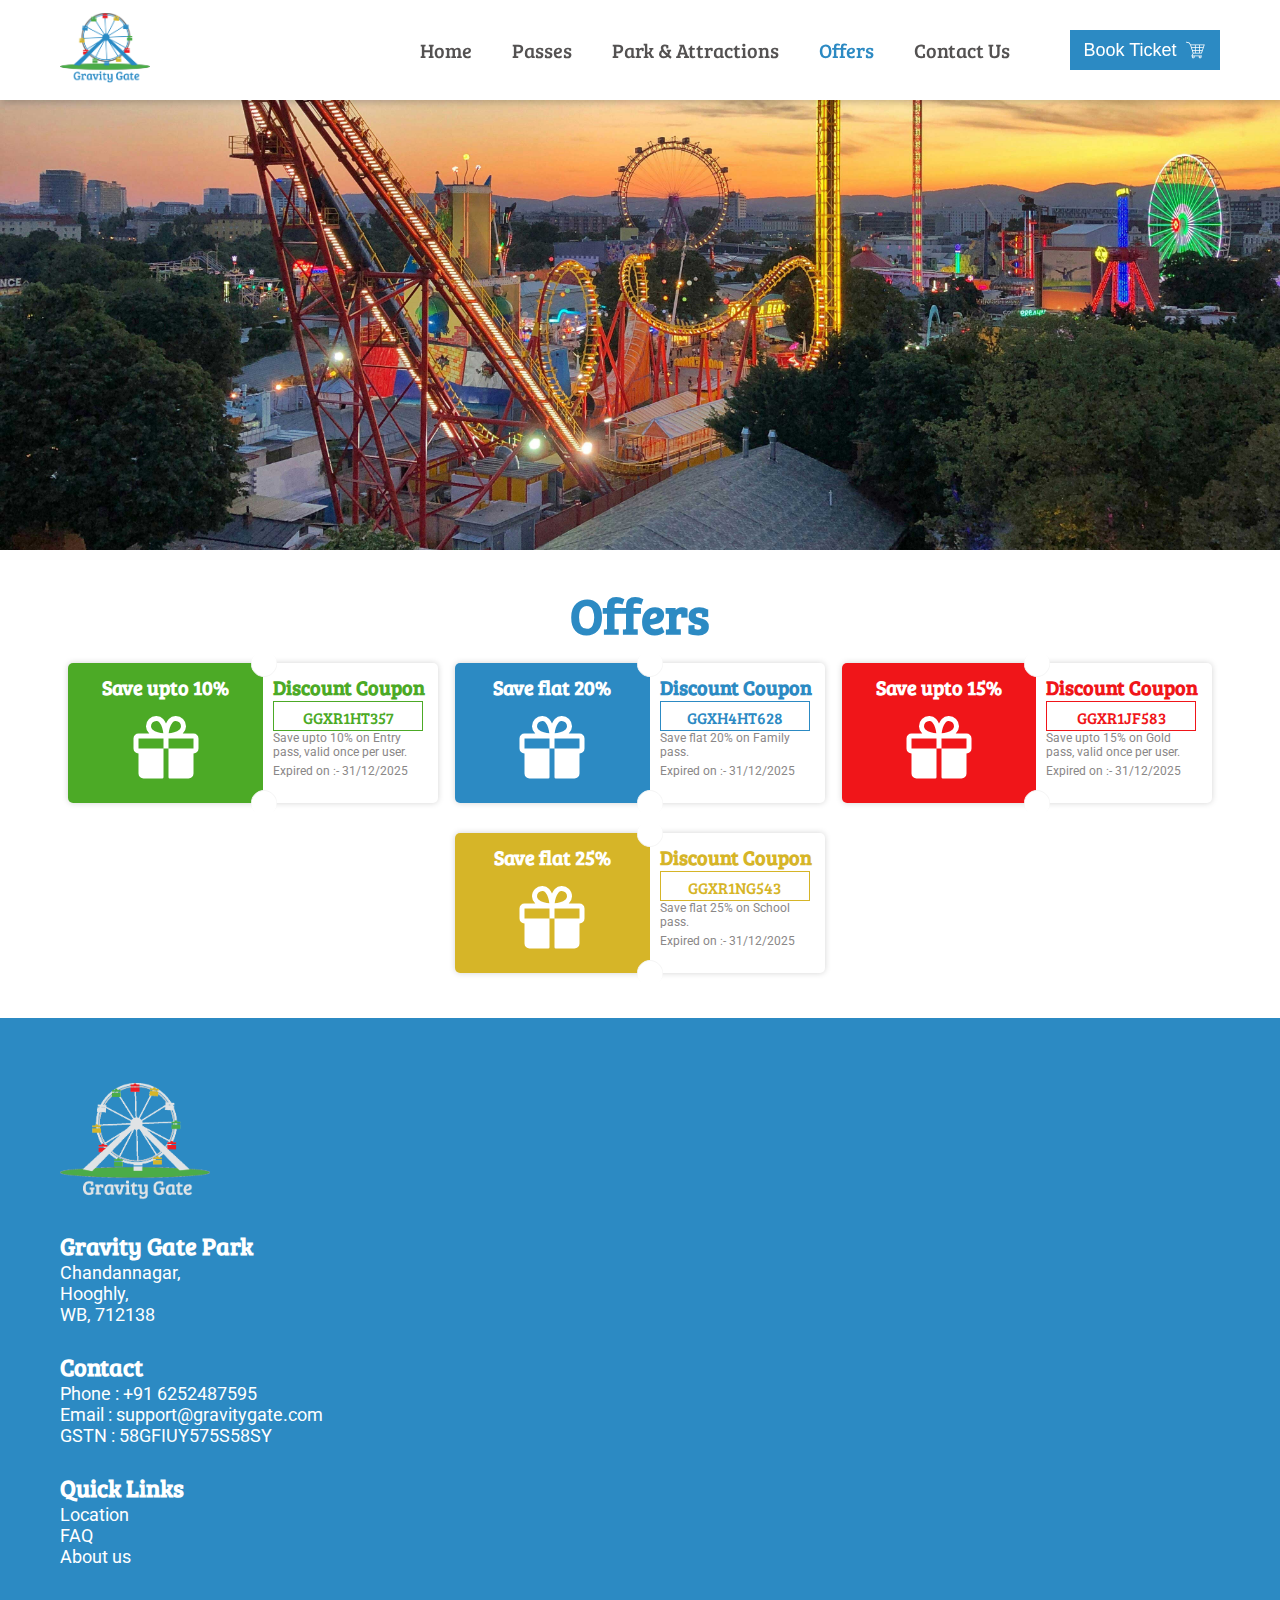
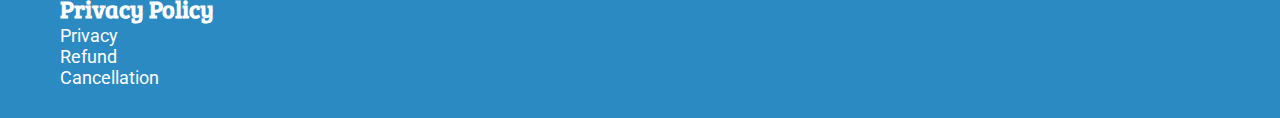
<file: offer.html>
<!DOCTYPE html>
<html lang="en">
  <head>
    <meta charset="UTF-8" />
    <meta name="viewport" content="width=device-width, initial-scale=1.0" />
    <title>Gravity Gate</title>
    <link rel="icon" type="image/png" href="images/gravity-gate-logo.png" />
    <link
      href="https://cdn.jsdelivr.net/npm/bootstrap@5.0.2/dist/css/bootstrap.min.css"
      rel="stylesheet"
      integrity="sha384-EVSTQN3/azprG1Anm3QDgpJLIm9Nao0Yz1ztcQTwFspd3yD65VohhpuuCOmLASjC"
      crossorigin="anonymous"
    />
    <link rel="stylesheet" href="css/style.css" />
    <link rel="stylesheet" href="css/responsive.css" />
  </head>
  <body>
    <header>
      <nav>
        <div class="container-fluid">
          <div class="logo">
            <a href="index.html"
              ><img src="images/gravity-gate-logo.png" alt="gravity-gate-logo"
            /></a>
          </div>

          <button
            class="nav-toggle"
            id="navToggle"
            aria-label="Toggle navigation"
          >
            &#9776;
          </button>

          <div class="navlist" id="navMenu">
            <ul>
              <li><a href="index.html">Home</a></li>
              <li><a href="passes.html">Passes</a></li>
              <li><a href="attractions.html">Park & Attractions</a></li>
              <li><a href="offer.html" class="link-active">Offers</a></li>
              <li><a href="contact.html">Contact Us</a></li>
              <li>
                <a href="booking.html" class="btn-book"
                  ><button>
                    Book Ticket
                    <svg
                      stroke="currentColor"
                      fill="currentColor"
                      stroke-width="0"
                      viewBox="0 0 512 512"
                      height="1em"
                      width="1em"
                      xmlns="http://www.w3.org/2000/svg"
                    >
                      <path
                        d="M25.45 63.043l-4.364 17.463 8.73 2.18L90.44 97.846l29.402 44.1 62.44 187.32-36.845 73.693h17.827c-2.086 4.238-3.264 8.99-3.264 14 0 17.567 14.433 32 32 32s32-14.433 32-32c0-5.01-1.178-9.762-3.264-14h102.528c-2.086 4.238-3.264 8.99-3.264 14 0 17.567 14.433 32 32 32s32-14.433 32-32c0-5.01-1.178-9.762-3.264-14H393v-18H174.562l23-46h192.924l70-210h-327.67L101.56 82.07 34.183 65.227l-8.733-2.184zm115.038 83.914H231v46h-75.178l-15.334-46zm108.512 0h78v46h-78v-46zm96 0h90.512l-15.334 46H345v-46zm-183.18 64H231v46h-53.846l-15.334-46zm87.18 0h78v46h-78v-46zm96 0h69.18l-15.334 46H345v-46zm-161.846 64H231v46h-32.514l-15.332-46zm65.846 0h78v46h-78v-46zm96 0h47.846l-15.332 46H345v-46zm-153 128c7.84 0 14 6.16 14 14s-6.16 14-14 14-14-6.16-14-14 6.16-14 14-14zm160 0c7.84 0 14 6.16 14 14s-6.16 14-14 14-14-6.16-14-14 6.16-14 14-14z"
                      ></path>
                    </svg></button
                ></a>
              </li>
            </ul>
          </div>
        </div>
      </nav>
    </header>

    <main>
      <div class="offer-banner"></div>
      <section class="offer">
        <h1>Offers</h1>
        <div class="offer-parent">
          <div class="offer-box green">
            <div class="left-part">
              <h5>Save upto 10%</h5>
              <svg
                stroke="currentColor"
                fill="currentColor"
                stroke-width="0"
                viewBox="0 0 256 256"
                height="1em"
                width="1em"
                xmlns="http://www.w3.org/2000/svg"
              >
                <path
                  d="M216,72H180.92c.39-.33.79-.65,1.17-1A29.53,29.53,0,0,0,192,49.57,32.62,32.62,0,0,0,158.44,16,29.53,29.53,0,0,0,137,25.91a54.94,54.94,0,0,0-9,14.48,54.94,54.94,0,0,0-9-14.48A29.53,29.53,0,0,0,97.56,16,32.62,32.62,0,0,0,64,49.57,29.53,29.53,0,0,0,73.91,71c.38.33.78.65,1.17,1H40A16,16,0,0,0,24,88v32a16,16,0,0,0,16,16v64a16,16,0,0,0,16,16h60a4,4,0,0,0,4-4V120H40V88h80v32h16V88h80v32H136v92a4,4,0,0,0,4,4h60a16,16,0,0,0,16-16V136a16,16,0,0,0,16-16V88A16,16,0,0,0,216,72ZM84.51,59a13.69,13.69,0,0,1-4.5-10A16.62,16.62,0,0,1,96.59,32h.49a13.69,13.69,0,0,1,10,4.5c8.39,9.48,11.35,25.2,12.39,34.92C109.71,70.39,94,67.43,84.51,59Zm87,0c-9.49,8.4-25.24,11.36-35,12.4C137.7,60.89,141,45.5,149,36.51a13.69,13.69,0,0,1,10-4.5h.49A16.62,16.62,0,0,1,176,49.08,13.69,13.69,0,0,1,171.49,59Z"
                ></path>
              </svg>
            </div>
            <div class="right-part">
              <h5>Discount Coupon</h5>
              <h6>GGXR1HT357</h6>
              <p>Save upto 10% on Entry pass, valid once per user.</p>
              <p>Expired on :- 31/12/2025</p>
            </div>
          </div>
          <div class="offer-box blue">
            <div class="left-part">
              <h5>Save flat 20%</h5>
              <svg
                stroke="currentColor"
                fill="currentColor"
                stroke-width="0"
                viewBox="0 0 256 256"
                height="1em"
                width="1em"
                xmlns="http://www.w3.org/2000/svg"
              >
                <path
                  d="M216,72H180.92c.39-.33.79-.65,1.17-1A29.53,29.53,0,0,0,192,49.57,32.62,32.62,0,0,0,158.44,16,29.53,29.53,0,0,0,137,25.91a54.94,54.94,0,0,0-9,14.48,54.94,54.94,0,0,0-9-14.48A29.53,29.53,0,0,0,97.56,16,32.62,32.62,0,0,0,64,49.57,29.53,29.53,0,0,0,73.91,71c.38.33.78.65,1.17,1H40A16,16,0,0,0,24,88v32a16,16,0,0,0,16,16v64a16,16,0,0,0,16,16h60a4,4,0,0,0,4-4V120H40V88h80v32h16V88h80v32H136v92a4,4,0,0,0,4,4h60a16,16,0,0,0,16-16V136a16,16,0,0,0,16-16V88A16,16,0,0,0,216,72ZM84.51,59a13.69,13.69,0,0,1-4.5-10A16.62,16.62,0,0,1,96.59,32h.49a13.69,13.69,0,0,1,10,4.5c8.39,9.48,11.35,25.2,12.39,34.92C109.71,70.39,94,67.43,84.51,59Zm87,0c-9.49,8.4-25.24,11.36-35,12.4C137.7,60.89,141,45.5,149,36.51a13.69,13.69,0,0,1,10-4.5h.49A16.62,16.62,0,0,1,176,49.08,13.69,13.69,0,0,1,171.49,59Z"
                ></path>
              </svg>
            </div>
            <div class="right-part">
              <h5>Discount Coupon</h5>
              <h6>GGXH4HT628</h6>
              <p>Save flat 20% on Family pass.</p>
              <p>Expired on :- 31/12/2025</p>
            </div>
          </div>
          <div class="offer-box red">
            <div class="left-part">
              <h5>Save upto 15%</h5>
              <svg
                stroke="currentColor"
                fill="currentColor"
                stroke-width="0"
                viewBox="0 0 256 256"
                height="1em"
                width="1em"
                xmlns="http://www.w3.org/2000/svg"
              >
                <path
                  d="M216,72H180.92c.39-.33.79-.65,1.17-1A29.53,29.53,0,0,0,192,49.57,32.62,32.62,0,0,0,158.44,16,29.53,29.53,0,0,0,137,25.91a54.94,54.94,0,0,0-9,14.48,54.94,54.94,0,0,0-9-14.48A29.53,29.53,0,0,0,97.56,16,32.62,32.62,0,0,0,64,49.57,29.53,29.53,0,0,0,73.91,71c.38.33.78.65,1.17,1H40A16,16,0,0,0,24,88v32a16,16,0,0,0,16,16v64a16,16,0,0,0,16,16h60a4,4,0,0,0,4-4V120H40V88h80v32h16V88h80v32H136v92a4,4,0,0,0,4,4h60a16,16,0,0,0,16-16V136a16,16,0,0,0,16-16V88A16,16,0,0,0,216,72ZM84.51,59a13.69,13.69,0,0,1-4.5-10A16.62,16.62,0,0,1,96.59,32h.49a13.69,13.69,0,0,1,10,4.5c8.39,9.48,11.35,25.2,12.39,34.92C109.71,70.39,94,67.43,84.51,59Zm87,0c-9.49,8.4-25.24,11.36-35,12.4C137.7,60.89,141,45.5,149,36.51a13.69,13.69,0,0,1,10-4.5h.49A16.62,16.62,0,0,1,176,49.08,13.69,13.69,0,0,1,171.49,59Z"
                ></path>
              </svg>
            </div>
            <div class="right-part">
              <h5>Discount Coupon</h5>
              <h6>GGXR1JF583</h6>
              <p>Save upto 15% on Gold pass, valid once per user.</p>
              <p>Expired on :- 31/12/2025</p>
            </div>
          </div>
          <div class="offer-box yellow">
            <div class="left-part">
              <h5>Save flat 25%</h5>
              <svg
                stroke="currentColor"
                fill="currentColor"
                stroke-width="0"
                viewBox="0 0 256 256"
                height="1em"
                width="1em"
                xmlns="http://www.w3.org/2000/svg"
              >
                <path
                  d="M216,72H180.92c.39-.33.79-.65,1.17-1A29.53,29.53,0,0,0,192,49.57,32.62,32.62,0,0,0,158.44,16,29.53,29.53,0,0,0,137,25.91a54.94,54.94,0,0,0-9,14.48,54.94,54.94,0,0,0-9-14.48A29.53,29.53,0,0,0,97.56,16,32.62,32.62,0,0,0,64,49.57,29.53,29.53,0,0,0,73.91,71c.38.33.78.65,1.17,1H40A16,16,0,0,0,24,88v32a16,16,0,0,0,16,16v64a16,16,0,0,0,16,16h60a4,4,0,0,0,4-4V120H40V88h80v32h16V88h80v32H136v92a4,4,0,0,0,4,4h60a16,16,0,0,0,16-16V136a16,16,0,0,0,16-16V88A16,16,0,0,0,216,72ZM84.51,59a13.69,13.69,0,0,1-4.5-10A16.62,16.62,0,0,1,96.59,32h.49a13.69,13.69,0,0,1,10,4.5c8.39,9.48,11.35,25.2,12.39,34.92C109.71,70.39,94,67.43,84.51,59Zm87,0c-9.49,8.4-25.24,11.36-35,12.4C137.7,60.89,141,45.5,149,36.51a13.69,13.69,0,0,1,10-4.5h.49A16.62,16.62,0,0,1,176,49.08,13.69,13.69,0,0,1,171.49,59Z"
                ></path>
              </svg>
            </div>
            <div class="right-part">
              <h5>Discount Coupon</h5>
              <h6>GGXR1NG543</h6>
              <p>Save flat 25% on School pass.</p>
              <p>Expired on :- 31/12/2025</p>
            </div>
          </div>
        </div>
      </section>
    </main>

    <footer>
      <div class="row">
        <div class="col-lg-2 col-md-3 col-6">
          <img
            src="images/gravity-gate-logo-white.png"
            alt="gravity-gate-white-logo"
          />
        </div>
        <div class="col-lg-3 col-md-4 col-6">
          <h4>Gravity Gate Park</h4>
          <a href="#">Chandannagar,</a>
          <a href="#">Hooghly,</a>
          <a href="#">WB, 712138</a>
        </div>
        <div class="col-lg-3 col-md-5 col-12">
          <h4>Contact</h4>
          <a href="tel:+916252487595">Phone : +91 6252487595</a>
          <a href="mailto:support@gravitygate.com"
            >Email : support@gravitygate.com</a
          >
          <a href="#">GSTN : 58GFIUY575S58SY</a>
        </div>
        <div class="col-md-3 col-sm-12" id="ft-none"></div>
        <div class="col-lg-2 col-md-4 col-6">
          <h4>Quick Links</h4>
          <a href="contact.html">Location</a>
          <a href="index.html#faq">FAQ</a>
          <a href="aboutus.html">About us</a>
        </div>
        <div class="col-lg-2 col-md-3 col-6">
          <h4>Privacy Policy</h4>
          <a href="privacy.html">Privacy</a>
          <a href="cancellation&refund.html">Refund</a>
          <a href="cancellation&refund.html">Cancellation</a>
        </div>
      </div>
    </footer>
    <script src="js/index.js"></script>
  </body>
</html>
</file>
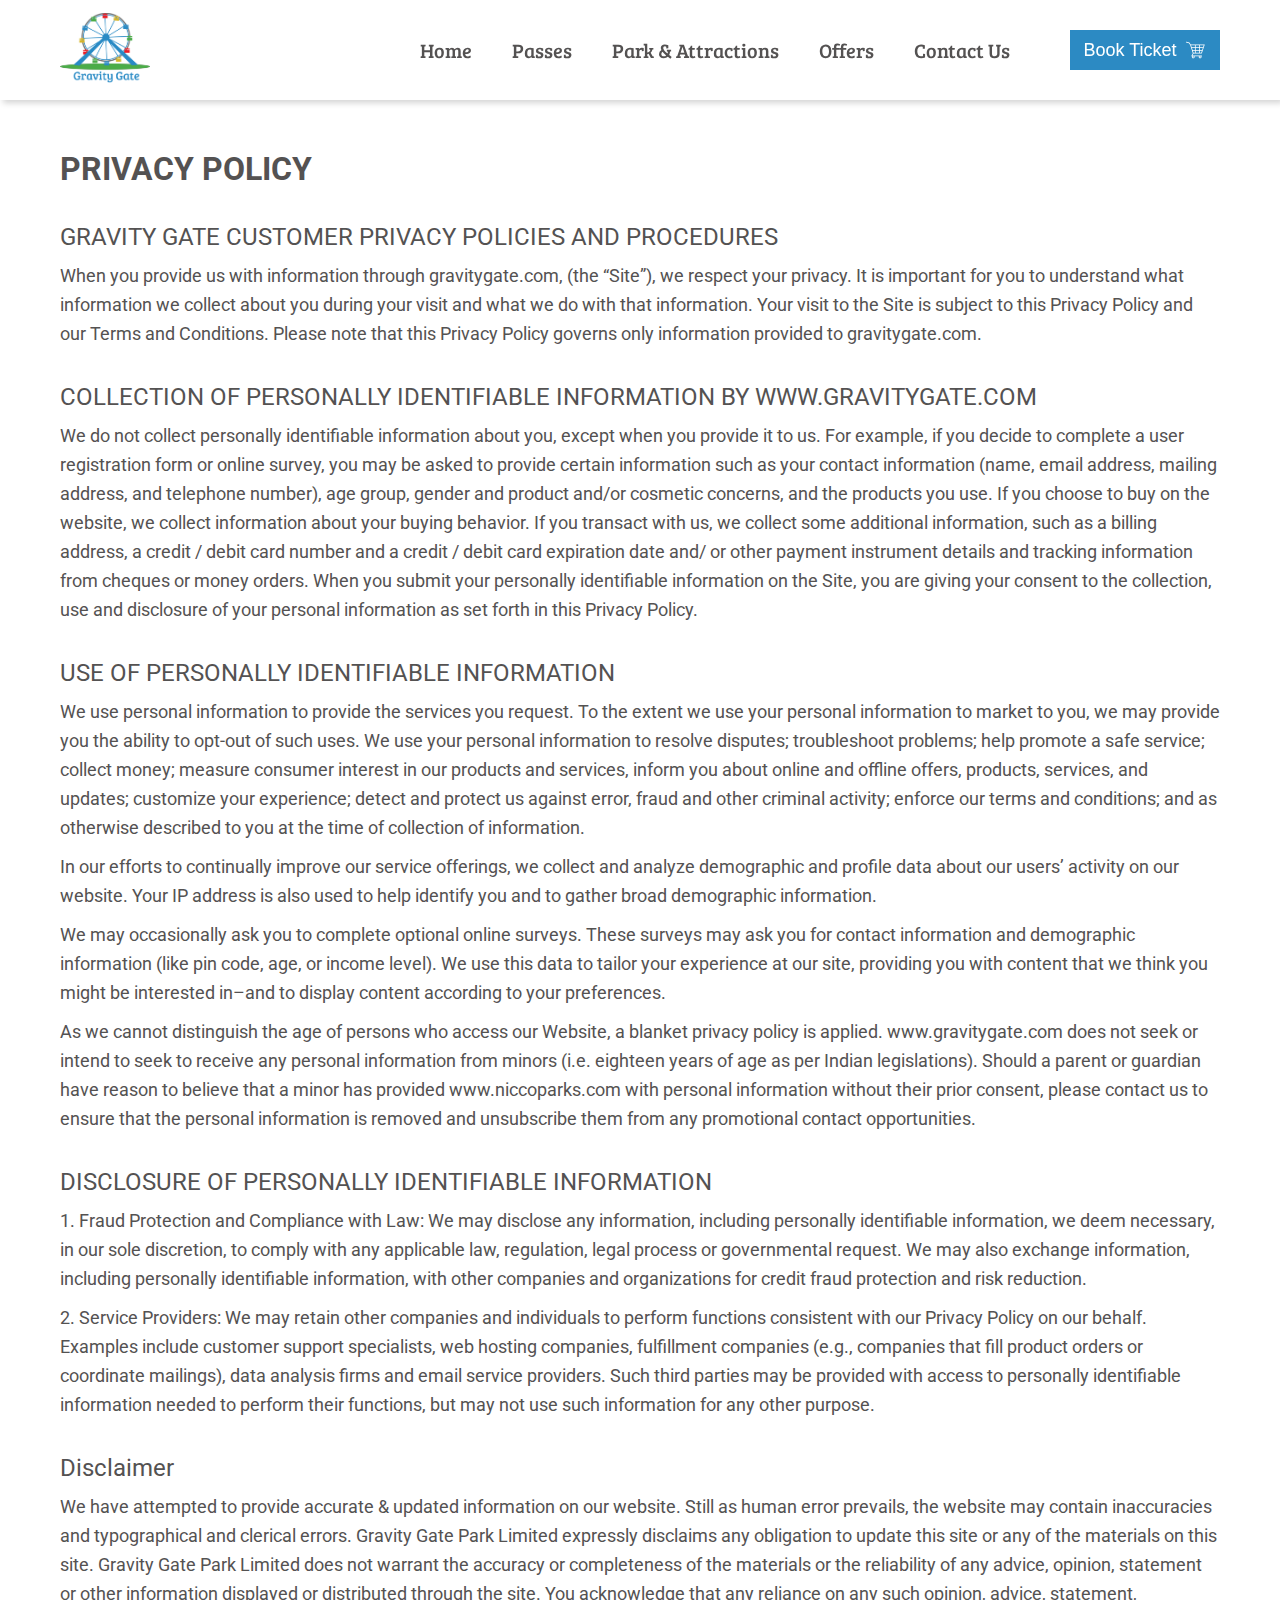
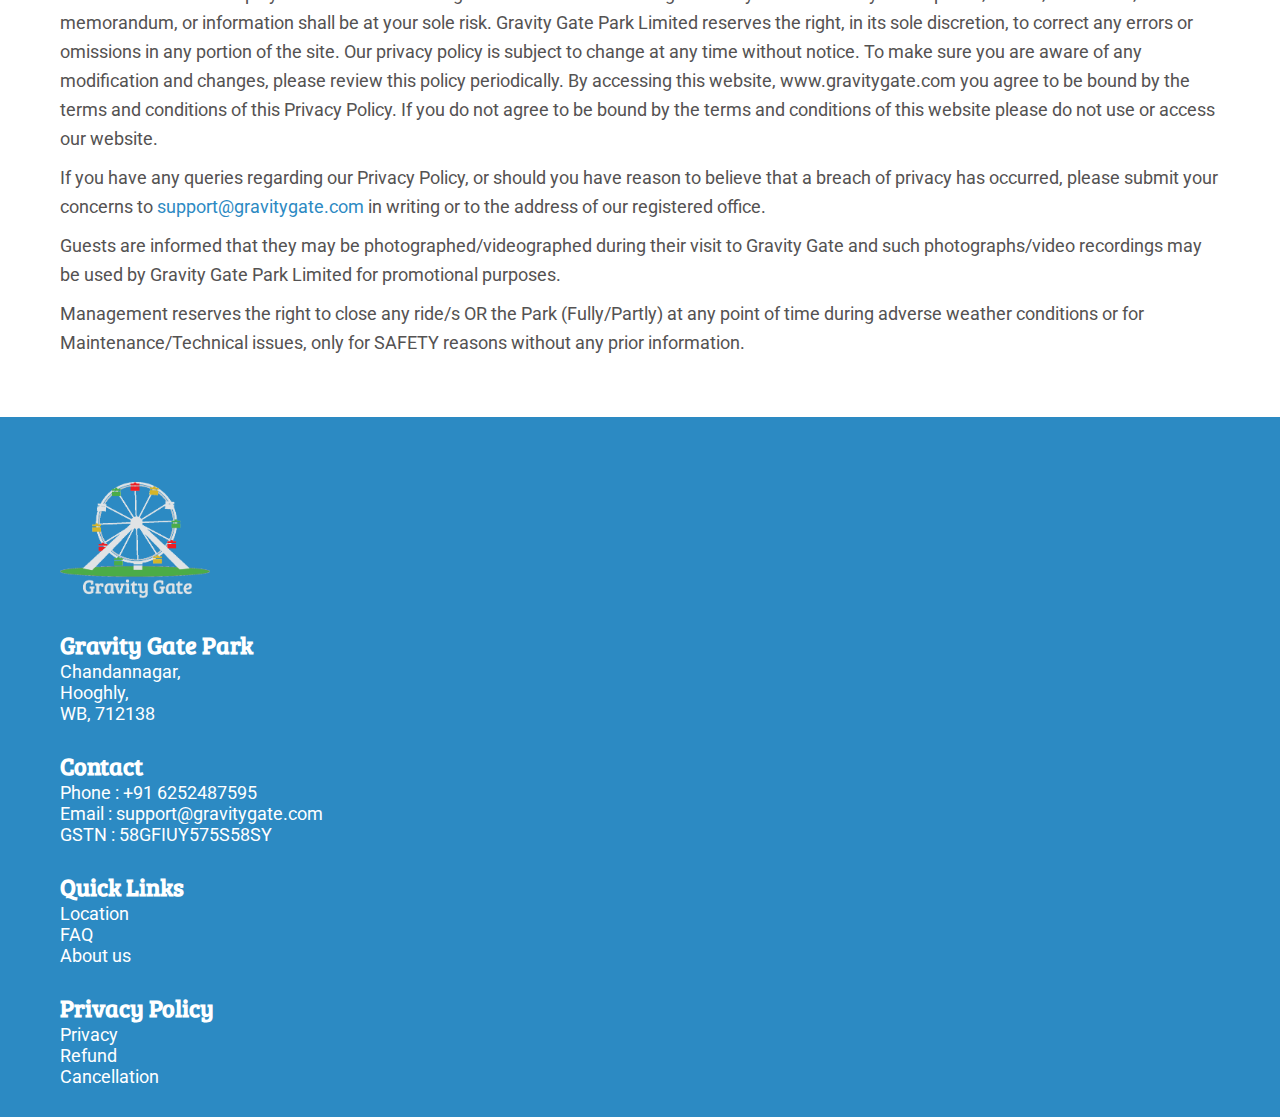
<file: privacy.html>
<!DOCTYPE html>
<html lang="en">
  <head>
    <meta charset="UTF-8" />
    <meta name="viewport" content="width=device-width, initial-scale=1.0" />
    <title>Gravity Gate</title>
    <link rel="icon" type="image/png" href="images/gravity-gate-logo.png" />
    <link
      href="https://cdn.jsdelivr.net/npm/bootstrap@5.0.2/dist/css/bootstrap.min.css"
      rel="stylesheet"
      integrity="sha384-EVSTQN3/azprG1Anm3QDgpJLIm9Nao0Yz1ztcQTwFspd3yD65VohhpuuCOmLASjC"
      crossorigin="anonymous"
    />
    <link rel="stylesheet" href="css/style.css" />
    <link rel="stylesheet" href="css/responsive.css" />
  </head>
  <body>
    <header>
      <nav>
        <div class="container-fluid">
          <div class="logo">
            <a href="index.html"
              ><img src="images/gravity-gate-logo.png" alt="gravity-gate-logo"
            /></a>
          </div>

          <button
            class="nav-toggle"
            id="navToggle"
            aria-label="Toggle navigation"
          >
            &#9776;
          </button>

          <div class="navlist" id="navMenu">
            <ul>
              <li><a href="index.html">Home</a></li>
              <li><a href="passes.html">Passes</a></li>
              <li><a href="attractions.html">Park & Attractions</a></li>
              <li><a href="offer.html">Offers</a></li>
              <li><a href="contact.html">Contact Us</a></li>
              <li>
                <a href="booking.html" class="btn-book"
                  ><button>
                    Book Ticket
                    <svg
                      stroke="currentColor"
                      fill="currentColor"
                      stroke-width="0"
                      viewBox="0 0 512 512"
                      height="1em"
                      width="1em"
                      xmlns="http://www.w3.org/2000/svg"
                    >
                      <path
                        d="M25.45 63.043l-4.364 17.463 8.73 2.18L90.44 97.846l29.402 44.1 62.44 187.32-36.845 73.693h17.827c-2.086 4.238-3.264 8.99-3.264 14 0 17.567 14.433 32 32 32s32-14.433 32-32c0-5.01-1.178-9.762-3.264-14h102.528c-2.086 4.238-3.264 8.99-3.264 14 0 17.567 14.433 32 32 32s32-14.433 32-32c0-5.01-1.178-9.762-3.264-14H393v-18H174.562l23-46h192.924l70-210h-327.67L101.56 82.07 34.183 65.227l-8.733-2.184zm115.038 83.914H231v46h-75.178l-15.334-46zm108.512 0h78v46h-78v-46zm96 0h90.512l-15.334 46H345v-46zm-183.18 64H231v46h-53.846l-15.334-46zm87.18 0h78v46h-78v-46zm96 0h69.18l-15.334 46H345v-46zm-161.846 64H231v46h-32.514l-15.332-46zm65.846 0h78v46h-78v-46zm96 0h47.846l-15.332 46H345v-46zm-153 128c7.84 0 14 6.16 14 14s-6.16 14-14 14-14-6.16-14-14 6.16-14 14-14zm160 0c7.84 0 14 6.16 14 14s-6.16 14-14 14-14-6.16-14-14 6.16-14 14-14z"
                      ></path>
                    </svg></button
                ></a>
              </li>
            </ul>
          </div>
        </div>
      </nav>
    </header>

    <main>
      <section class="policy">
        <dl>
          <h1>PRIVACY POLICY</h1>
          <dt>GRAVITY GATE CUSTOMER PRIVACY POLICIES AND PROCEDURES</dt>
          <dd>
            When you provide us with information through gravitygate.com, (the
            “Site”), we respect your privacy. It is important for you to
            understand what information we collect about you during your visit
            and what we do with that information. Your visit to the Site is
            subject to this Privacy Policy and our Terms and Conditions. Please
            note that this Privacy Policy governs only information provided to
            gravitygate.com.
          </dd>

          <dt>
            COLLECTION OF PERSONALLY IDENTIFIABLE INFORMATION BY
            WWW.GRAVITYGATE.COM
          </dt>
          <dd>
            We do not collect personally identifiable information about you,
            except when you provide it to us. For example, if you decide to
            complete a user registration form or online survey, you may be asked
            to provide certain information such as your contact information
            (name, email address, mailing address, and telephone number), age
            group, gender and product and/or cosmetic concerns, and the products
            you use. If you choose to buy on the website, we collect information
            about your buying behavior. If you transact with us, we collect some
            additional information, such as a billing address, a credit / debit
            card number and a credit / debit card expiration date and/ or other
            payment instrument details and tracking information from cheques or
            money orders. When you submit your personally identifiable
            information on the Site, you are giving your consent to the
            collection, use and disclosure of your personal information as set
            forth in this Privacy Policy.
          </dd>

          <dt>USE OF PERSONALLY IDENTIFIABLE INFORMATION</dt>
          <dd>
            We use personal information to provide the services you request. To
            the extent we use your personal information to market to you, we may
            provide you the ability to opt-out of such uses. We use your
            personal information to resolve disputes; troubleshoot problems;
            help promote a safe service; collect money; measure consumer
            interest in our products and services, inform you about online and
            offline offers, products, services, and updates; customize your
            experience; detect and protect us against error, fraud and other
            criminal activity; enforce our terms and conditions; and as
            otherwise described to you at the time of collection of information.
          </dd>
          <dd>
            In our efforts to continually improve our service offerings, we
            collect and analyze demographic and profile data about our users’
            activity on our website. Your IP address is also used to help
            identify you and to gather broad demographic information.
          </dd>
          <dd>
            We may occasionally ask you to complete optional online surveys.
            These surveys may ask you for contact information and demographic
            information (like pin code, age, or income level). We use this data
            to tailor your experience at our site, providing you with content
            that we think you might be interested in–and to display content
            according to your preferences.
          </dd>
          <dd>
            As we cannot distinguish the age of persons who access our Website,
            a blanket privacy policy is applied. www.gravitygate.com does not
            seek or intend to seek to receive any personal information from
            minors (i.e. eighteen years of age as per Indian legislations).
            Should a parent or guardian have reason to believe that a minor has
            provided www.niccoparks.com with personal information without their
            prior consent, please contact us to ensure that the personal
            information is removed and unsubscribe them from any promotional
            contact opportunities.
          </dd>

          <dt>DISCLOSURE OF PERSONALLY IDENTIFIABLE INFORMATION</dt>
          <dd>
            1. Fraud Protection and Compliance with Law: We may disclose any
            information, including personally identifiable information, we deem
            necessary, in our sole discretion, to comply with any applicable
            law, regulation, legal process or governmental request. We may also
            exchange information, including personally identifiable information,
            with other companies and organizations for credit fraud protection
            and risk reduction.
          </dd>
          <dd>
            2. Service Providers: We may retain other companies and individuals
            to perform functions consistent with our Privacy Policy on our
            behalf. Examples include customer support specialists, web hosting
            companies, fulfillment companies (e.g., companies that fill product
            orders or coordinate mailings), data analysis firms and email
            service providers. Such third parties may be provided with access to
            personally identifiable information needed to perform their
            functions, but may not use such information for any other purpose.
          </dd>

          <dt>Disclaimer</dt>
          <dd>
            We have attempted to provide accurate & updated information on our
            website. Still as human error prevails, the website may contain
            inaccuracies and typographical and clerical errors. Gravity Gate
            Park Limited expressly disclaims any obligation to update this site
            or any of the materials on this site. Gravity Gate Park Limited does
            not warrant the accuracy or completeness of the materials or the
            reliability of any advice, opinion, statement or other information
            displayed or distributed through the site. You acknowledge that any
            reliance on any such opinion, advice, statement, memorandum, or
            information shall be at your sole risk. Gravity Gate Park Limited
            reserves the right, in its sole discretion, to correct any errors or
            omissions in any portion of the site. Our privacy policy is subject
            to change at any time without notice. To make sure you are aware of
            any modification and changes, please review this policy
            periodically. By accessing this website, www.gravitygate.com you
            agree to be bound by the terms and conditions of this Privacy
            Policy. If you do not agree to be bound by the terms and conditions
            of this website please do not use or access our website.
          </dd>
          <dd>
            If you have any queries regarding our Privacy Policy, or should you
            have reason to believe that a breach of privacy has occurred, please
            submit your concerns to
            <a href="mailto:support@gravitygate.com">support@gravitygate.com</a>
            in writing or to the address of our registered office.
          </dd>
          <dd>
            Guests are informed that they may be photographed/videographed
            during their visit to Gravity Gate and such photographs/video
            recordings may be used by Gravity Gate Park Limited for promotional
            purposes.
          </dd>
          <dd>
            Management reserves the right to close any ride/s OR the Park
            (Fully/Partly) at any point of time during adverse weather
            conditions or for Maintenance/Technical issues, only for SAFETY
            reasons without any prior information.
          </dd>
        </dl>
      </section>
    </main>

    <footer>
      <div class="row">
        <div class="col-lg-2 col-md-3 col-6">
          <img
            src="images/gravity-gate-logo-white.png"
            alt="gravity-gate-white-logo"
          />
        </div>
        <div class="col-lg-3 col-md-4 col-6">
          <h4>Gravity Gate Park</h4>
          <a href="#">Chandannagar,</a>
          <a href="#">Hooghly,</a>
          <a href="#">WB, 712138</a>
        </div>
        <div class="col-lg-3 col-md-5 col-12">
          <h4>Contact</h4>
          <a href="tel:+916252487595">Phone : +91 6252487595</a>
          <a href="mailto:support@gravitygate.com"
            >Email : support@gravitygate.com</a
          >
          <a href="#">GSTN : 58GFIUY575S58SY</a>
        </div>
        <div class="col-md-3 col-sm-12" id="ft-none"></div>
        <div class="col-lg-2 col-md-4 col-6">
          <h4>Quick Links</h4>
          <a href="contact.html">Location</a>
          <a href="index.html#faq">FAQ</a>
          <a href="aboutus.html">About us</a>
        </div>
        <div class="col-lg-2 col-md-3 col-6">
          <h4>Privacy Policy</h4>
          <a href="privacy.html">Privacy</a>
          <a href="cancellation&refund.html">Refund</a>
          <a href="cancellation&refund.html">Cancellation</a>
        </div>
      </div>
    </footer>
    <script src="js/index.js"></script>
  </body>
</html>
</file>
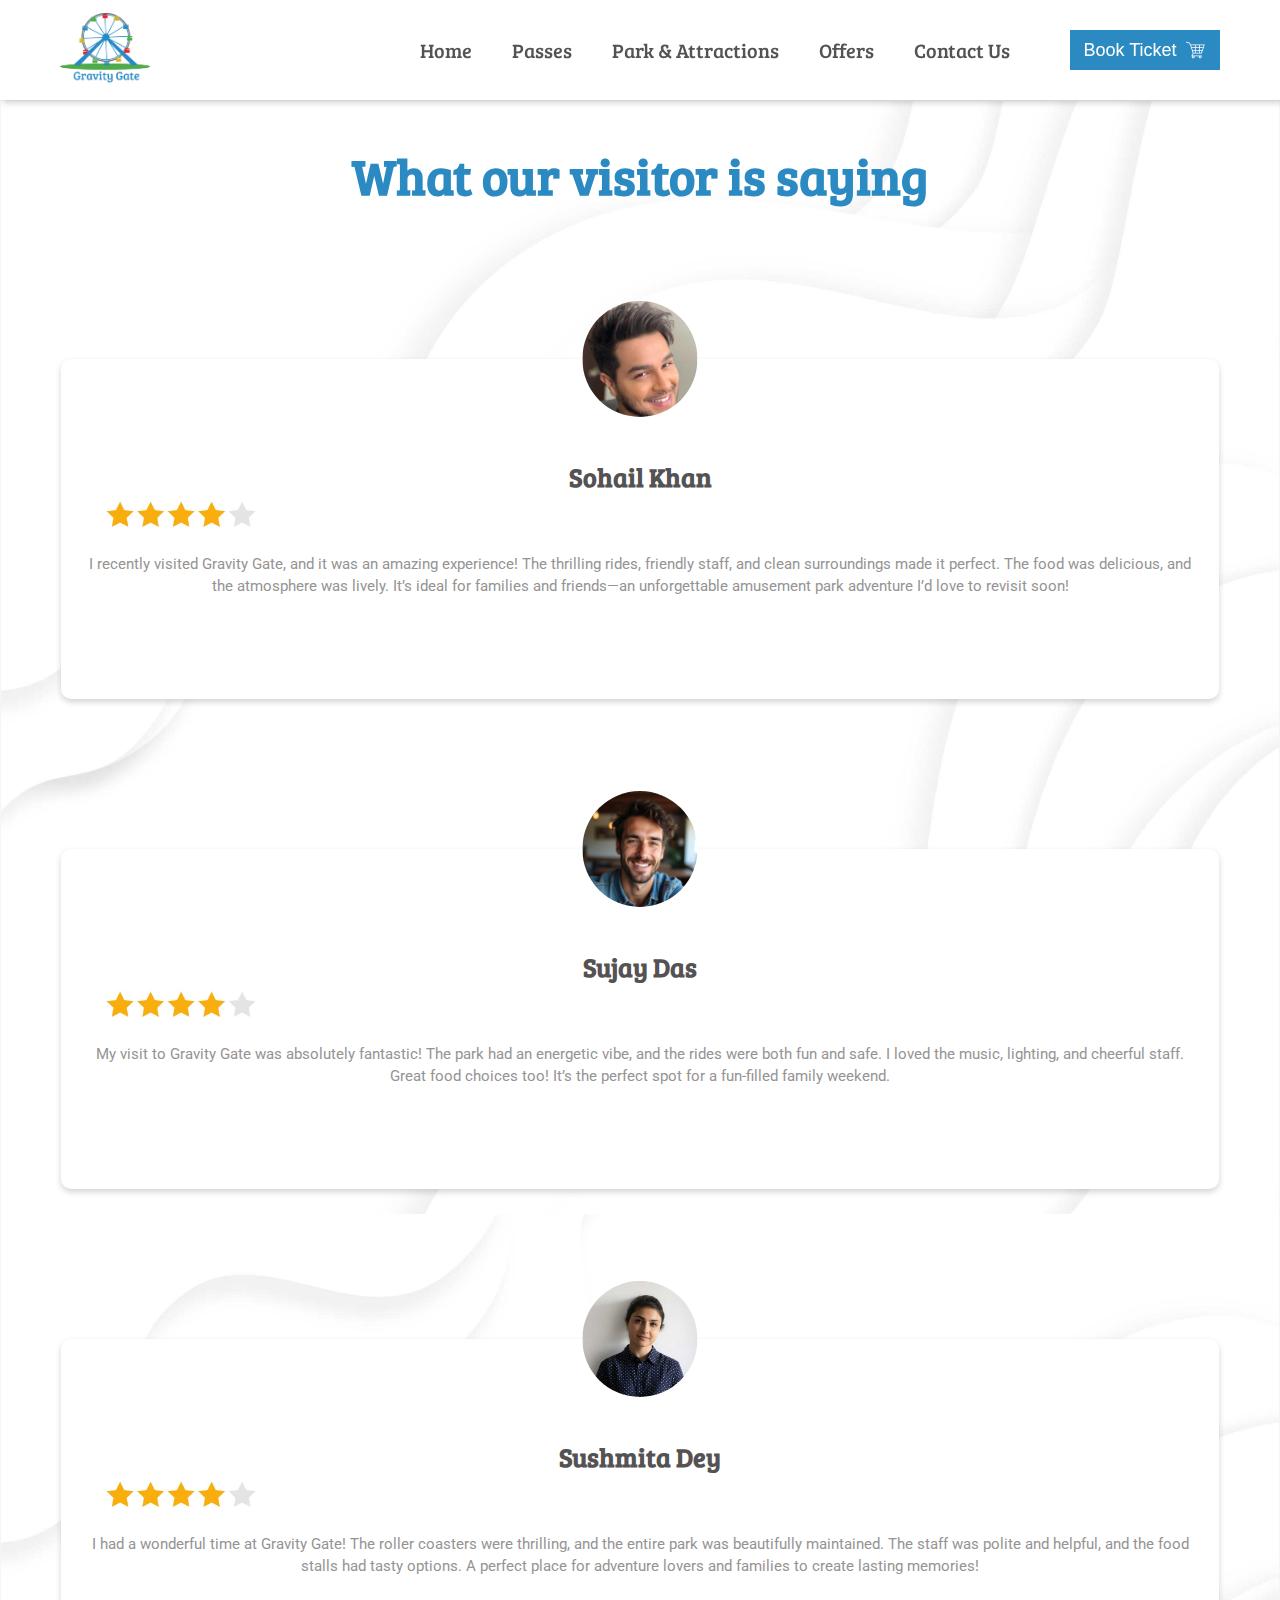
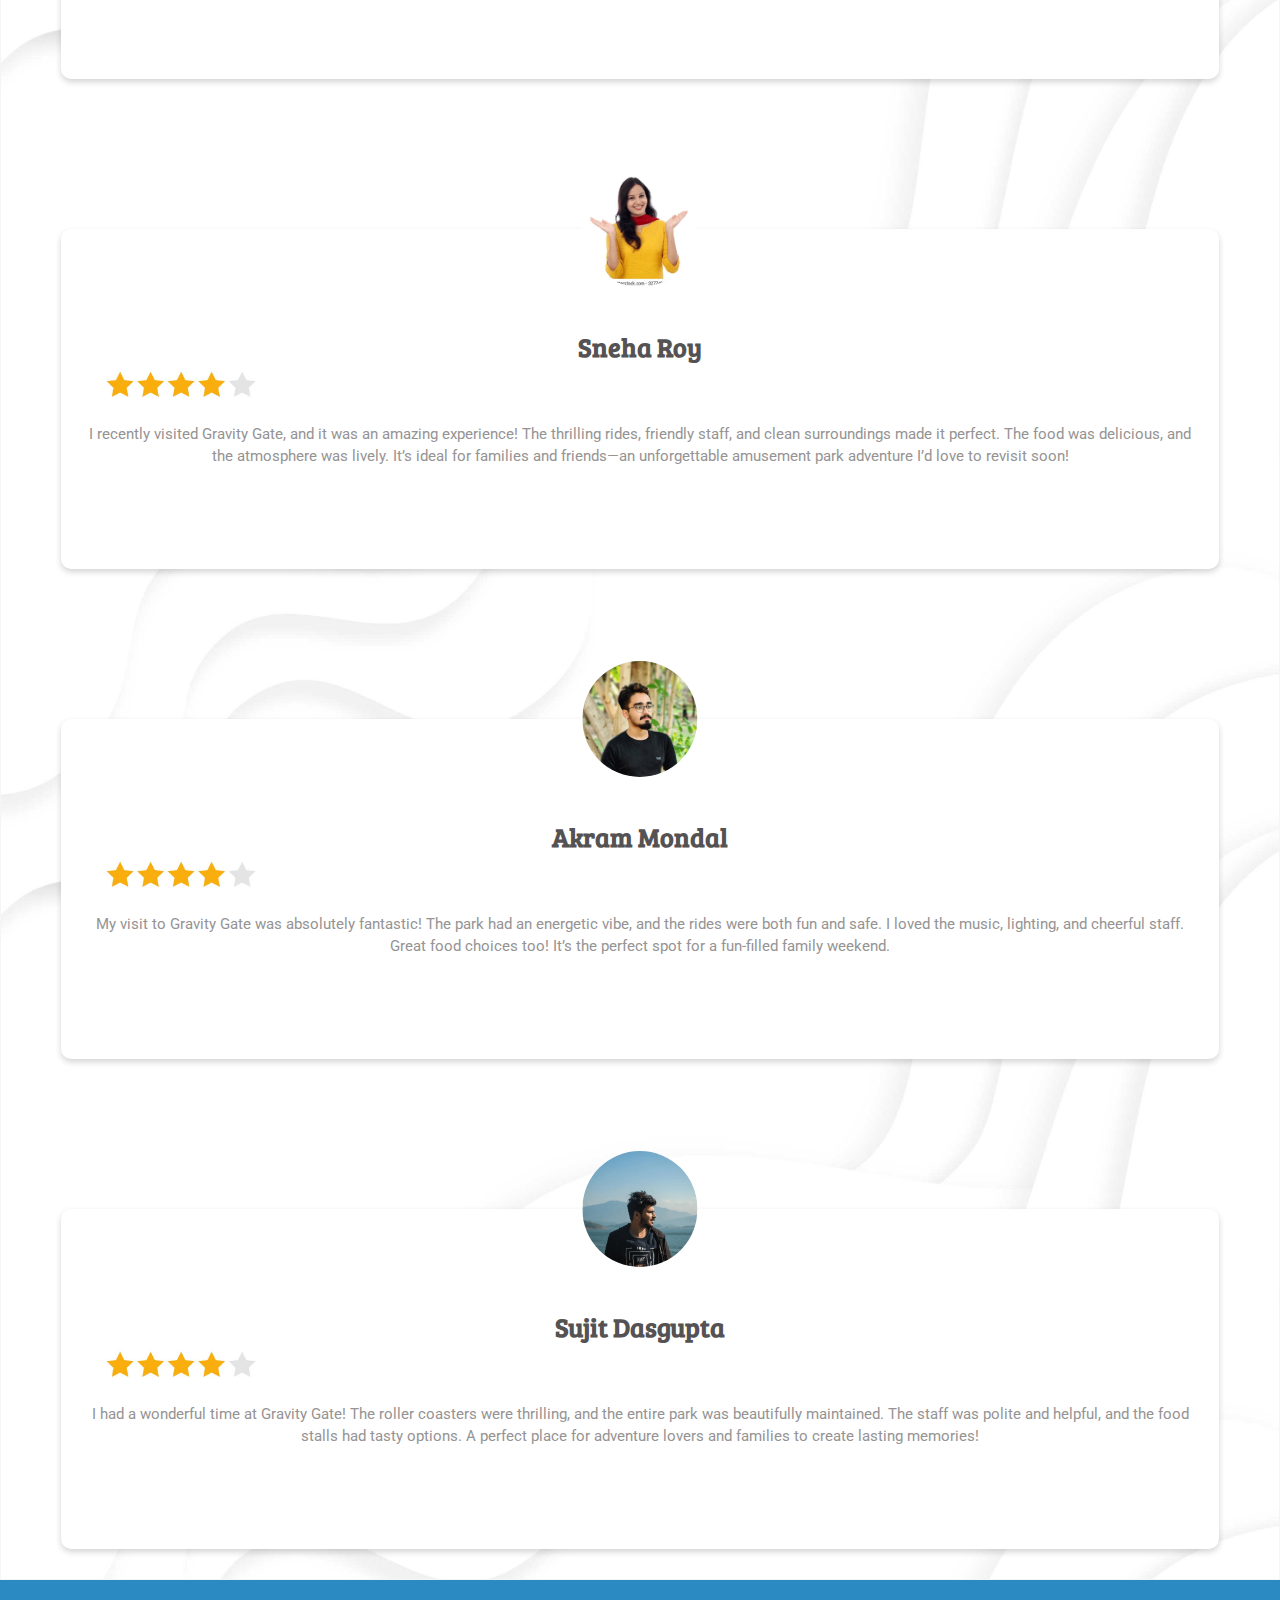
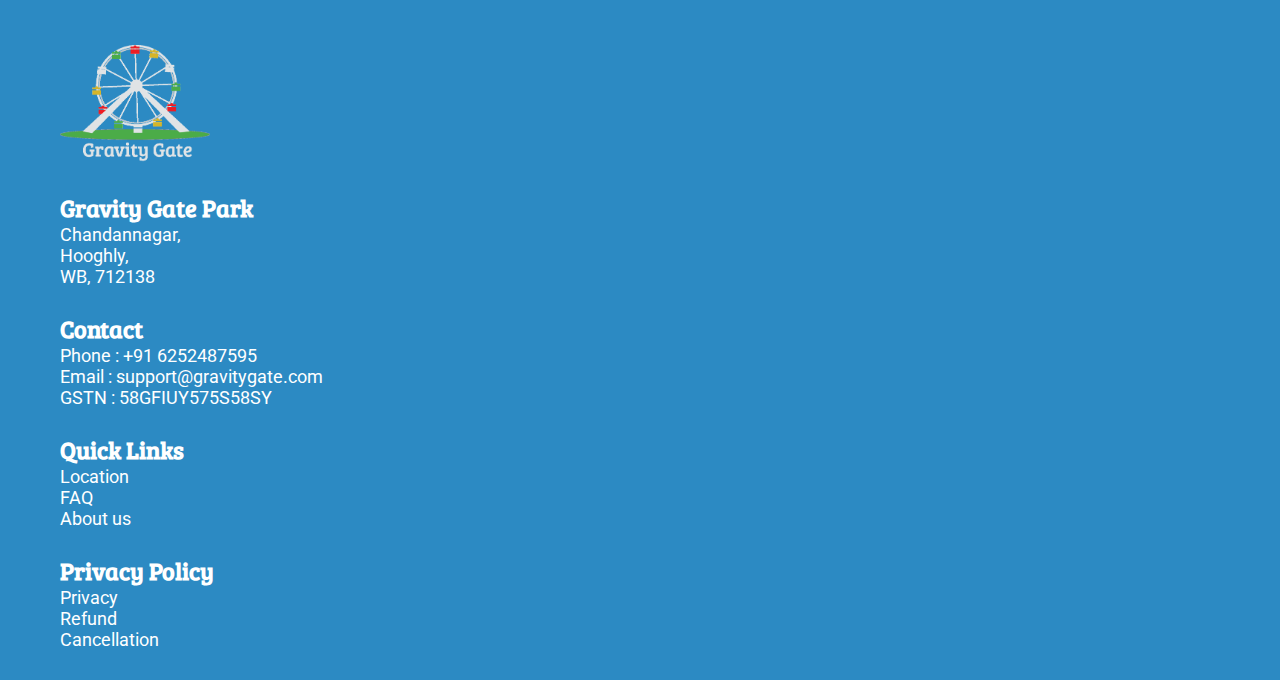
<file: review.html>
<!DOCTYPE html>
<html lang="en">
  <head>
    <meta charset="UTF-8" />
    <meta name="viewport" content="width=device-width, initial-scale=1.0" />
    <title>Gravity Gate</title>
    <link rel="icon" type="image/png" href="images/gravity-gate-logo.png" />
    <link
      href="https://cdn.jsdelivr.net/npm/bootstrap@5.0.2/dist/css/bootstrap.min.css"
      rel="stylesheet"
      integrity="sha384-EVSTQN3/azprG1Anm3QDgpJLIm9Nao0Yz1ztcQTwFspd3yD65VohhpuuCOmLASjC"
      crossorigin="anonymous"
    />
    <link rel="stylesheet" href="css/style.css" />
    <link rel="stylesheet" href="css/responsive.css" />
  </head>
  <body>
    <header>
      <nav>
        <div class="container-fluid">
          <div class="logo">
            <a href="index.html"><img src="images/gravity-gate-logo.png" alt="gravity-gate-logo" /></a>
          </div>

          <button
            class="nav-toggle"
            id="navToggle"
            aria-label="Toggle navigation"
          >
            &#9776;
          </button>

          <div class="navlist" id="navMenu">
            <ul>
              <li><a href="index.html">Home</a></li>
              <li><a href="passes.html">Passes</a></li>
              <li><a href="attractions.html">Park & Attractions</a></li>
              <li><a href="offer.html">Offers</a></li>
              <li><a href="contact.html">Contact Us</a></li>
              <li>
                <a href="booking.html" class="btn-book"
                  ><button>
                    Book Ticket
                    <svg
                      stroke="currentColor"
                      fill="currentColor"
                      stroke-width="0"
                      viewBox="0 0 512 512"
                      height="1em"
                      width="1em"
                      xmlns="http://www.w3.org/2000/svg"
                    >
                      <path
                        d="M25.45 63.043l-4.364 17.463 8.73 2.18L90.44 97.846l29.402 44.1 62.44 187.32-36.845 73.693h17.827c-2.086 4.238-3.264 8.99-3.264 14 0 17.567 14.433 32 32 32s32-14.433 32-32c0-5.01-1.178-9.762-3.264-14h102.528c-2.086 4.238-3.264 8.99-3.264 14 0 17.567 14.433 32 32 32s32-14.433 32-32c0-5.01-1.178-9.762-3.264-14H393v-18H174.562l23-46h192.924l70-210h-327.67L101.56 82.07 34.183 65.227l-8.733-2.184zm115.038 83.914H231v46h-75.178l-15.334-46zm108.512 0h78v46h-78v-46zm96 0h90.512l-15.334 46H345v-46zm-183.18 64H231v46h-53.846l-15.334-46zm87.18 0h78v46h-78v-46zm96 0h69.18l-15.334 46H345v-46zm-161.846 64H231v46h-32.514l-15.332-46zm65.846 0h78v46h-78v-46zm96 0h47.846l-15.332 46H345v-46zm-153 128c7.84 0 14 6.16 14 14s-6.16 14-14 14-14-6.16-14-14 6.16-14 14-14zm160 0c7.84 0 14 6.16 14 14s-6.16 14-14 14-14-6.16-14-14 6.16-14 14-14z"
                      ></path>
                    </svg></button
                ></a>
              </li>
            </ul>
          </div>
        </div>
      </nav>
    </header>
    <main>
      <section class="review background">
        <h2>What our visitor is saying</h2>
        <div class="row">
          <div class="col-lg-4 col-md-6 col-sm-12">
            <div class="rating-box">
              <img
                src="images/review-one.jpg"
                alt="profile"
                class="profile-img"
                loading="lazy"
              />
              <h5>Sohail Khan</h5>
              <div class="m-auto">
                <img src="images/rating.jpg" alt="rating" loading="lazy"/>
              </div>
              <p>
                I recently visited Gravity Gate, and it was an amazing
                experience! The thrilling rides, friendly staff, and clean
                surroundings made it perfect. The food was delicious, and the
                atmosphere was lively. It’s ideal for families and friends—an
                unforgettable amusement park adventure I’d love to revisit soon!
              </p>
            </div>
          </div>

          <div class="col-lg-4 col-md-6 col-sm-12">
            <div class="rating-box">
              <img
                src="images/review-two.jpg"
                alt="profile"
                class="profile-img"
                loading="lazy"
              />
              <h5>Sujay Das</h5>
              <div class="m-auto">
                <img src="images/rating.jpg" alt="rating" loading="lazy"/>
              </div>
              <p>
                My visit to Gravity Gate was absolutely fantastic! The park had
                an energetic vibe, and the rides were both fun and safe. I loved
                the music, lighting, and cheerful staff. Great food choices too!
                It’s the perfect spot for a fun-filled family weekend.
              </p>
            </div>
          </div>

          <div class="col-lg-4 col-md-6 col-sm-12">
            <div class="rating-box">
              <img
                src="images/review-three.jpg"
                alt="profile"
                class="profile-img"
                loading="lazy"
              />
              <h5>Sushmita Dey</h5>
              <div class="m-auto">
                <img src="images/rating.jpg" alt="rating" loading="lazy"/>
              </div>
              <p>
                I had a wonderful time at Gravity Gate! The roller coasters were
                thrilling, and the entire park was beautifully maintained. The
                staff was polite and helpful, and the food stalls had tasty
                options. A perfect place for adventure lovers and families to
                create lasting memories!
              </p>
            </div>
          </div>

          <div class="col-lg-4 col-md-6 col-sm-12">
            <div class="rating-box">
              <img
                src="images/review-four.png"
                alt="profile"
                class="profile-img"
                loading="lazy"
              />
              <h5>Sneha Roy</h5>
              <div class="m-auto">
                <img src="images/rating.jpg" alt="rating" loading="lazy"/>
              </div>
              <p>
                I recently visited Gravity Gate, and it was an amazing
                experience! The thrilling rides, friendly staff, and clean
                surroundings made it perfect. The food was delicious, and the
                atmosphere was lively. It’s ideal for families and friends—an
                unforgettable amusement park adventure I’d love to revisit soon!
              </p>
            </div>
          </div>

          <div class="col-lg-4 col-md-6 col-sm-12">
            <div class="rating-box">
              <img
                src="images/review-five.png"
                alt="profile"
                class="profile-img"
                loading="lazy"
              />
              <h5>Akram Mondal</h5>
              <div class="m-auto">
                <img src="images/rating.jpg" alt="rating" loading="lazy"/>
              </div>
              <p>
                My visit to Gravity Gate was absolutely fantastic! The park had
                an energetic vibe, and the rides were both fun and safe. I loved
                the music, lighting, and cheerful staff. Great food choices too!
                It’s the perfect spot for a fun-filled family weekend.
              </p>
            </div>
          </div>

          <div class="col-lg-4 col-md-6 col-sm-12">
            <div class="rating-box">
              <img
                src="images/review-six.png"
                alt="profile"
                class="profile-img"
                loading="lazy"
              />
              <h5>Sujit Dasgupta</h5>
              <div class="m-auto">
                <img src="images/rating.jpg" alt="rating" loading="lazy"/>
              </div>
              <p>
                I had a wonderful time at Gravity Gate! The roller coasters were
                thrilling, and the entire park was beautifully maintained. The
                staff was polite and helpful, and the food stalls had tasty
                options. A perfect place for adventure lovers and families to
                create lasting memories!
              </p>
            </div>
          </div>
        
      </section>
    </main>

     <footer>
      <div class="row">
        <div class="col-lg-2 col-md-3 col-6">
          <img
            src="images/gravity-gate-logo-white.png"
            alt="gravity-gate-white-logo"
          />
        </div>
        <div class="col-lg-3 col-md-4 col-6">
          <h4>Gravity Gate Park</h4>
          <a href="#">Chandannagar,</a>
          <a href="#">Hooghly,</a>
          <a href="#">WB, 712138</a>
        </div>
        <div class="col-lg-3 col-md-5 col-12">
          <h4>Contact</h4>
          <a href="tel:+916252487595">Phone : +91 6252487595</a>
          <a href="mailto:support@gravitygate.com"
            >Email : support@gravitygate.com</a
          >
          <a href="#">GSTN : 58GFIUY575S58SY</a>
        </div>
        <div class="col-md-3 col-sm-12" id="ft-none"></div>
        <div class="col-lg-2 col-md-4 col-6">
          <h4>Quick Links</h4>
          <a href="contact.html">Location</a>
          <a href="index.html#faq">FAQ</a>
          <a href="aboutus.html">About us</a>
        </div>
        <div class="col-lg-2 col-md-3 col-6">
          <h4>Privacy Policy</h4>
          <a href="privacy.html">Privacy</a>
          <a href="cancellation&refund.html">Refund</a>
          <a href="cancellation&refund.html">Cancellation</a>
        </div>
      </div>
    </footer>
    <script src="js/index.js"></script>
  </body>
</html>
</file>
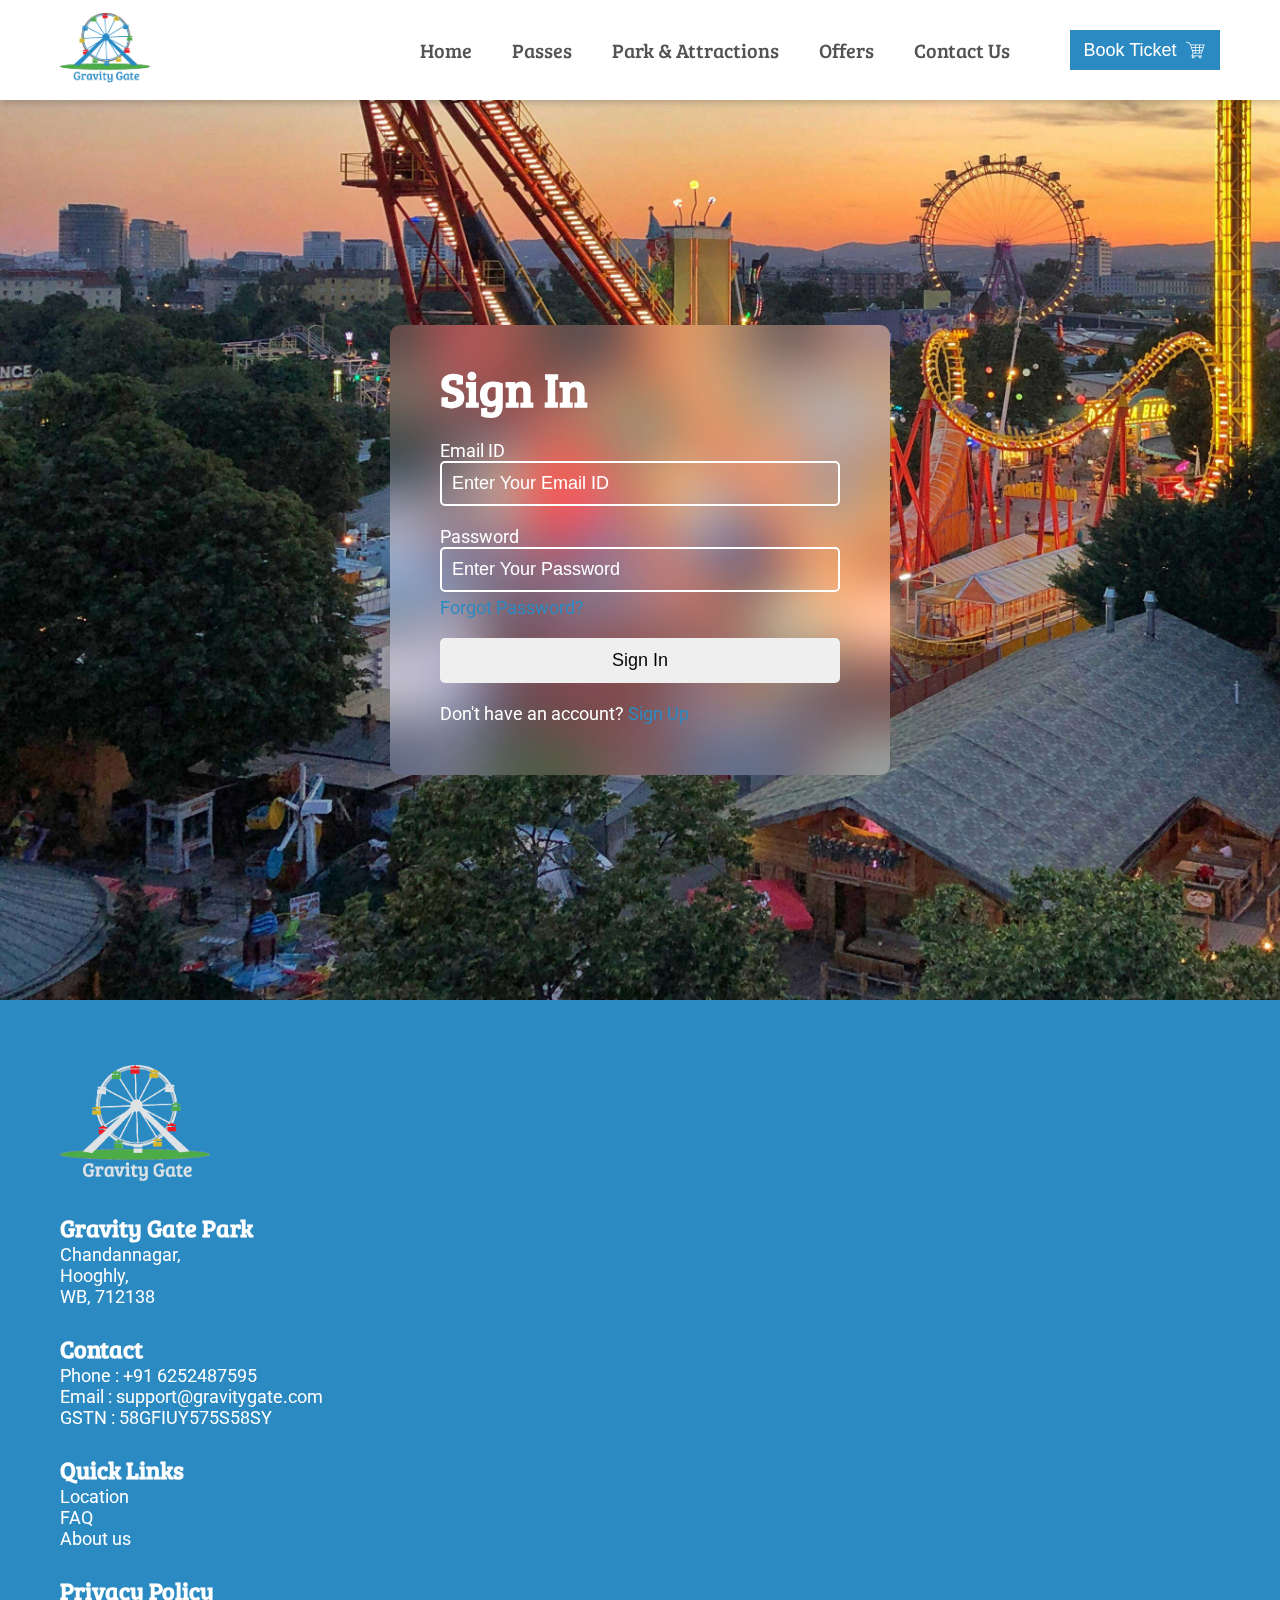
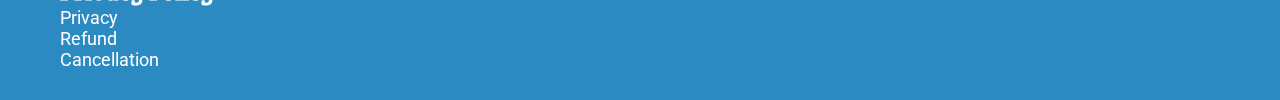
<file: signIn.html>
<!DOCTYPE html>
<html lang="en">
  <head>
    <meta charset="UTF-8" />
    <meta name="viewport" content="width=device-width, initial-scale=1.0" />
    <title>Gravity Gate</title>
    <link rel="icon" type="image/png" href="images/gravity-gate-logo.png" />
    <link
      href="https://cdn.jsdelivr.net/npm/bootstrap@5.0.2/dist/css/bootstrap.min.css"
      rel="stylesheet"
      integrity="sha384-EVSTQN3/azprG1Anm3QDgpJLIm9Nao0Yz1ztcQTwFspd3yD65VohhpuuCOmLASjC"
      crossorigin="anonymous"
    />
    <link rel="stylesheet" href="css/style.css" />
    <link rel="stylesheet" href="css/responsive.css" />
  </head>
  <body>
    <header>
      <nav>
        <div class="container-fluid">
          <div class="logo">
            <a href="index.html"
              ><img src="images/gravity-gate-logo.png" alt="gravity-gate-logo"
            /></a>
          </div>

          <button
            class="nav-toggle"
            id="navToggle"
            aria-label="Toggle navigation"
          >
            &#9776;
          </button>

          <div class="navlist" id="navMenu">
            <ul>
              <li><a href="index.html">Home</a></li>
              <li><a href="passes.html">Passes</a></li>
              <li><a href="attractions.html">Park & Attractions</a></li>
              <li><a href="offer.html">Offers</a></li>
              <li><a href="contact.html">Contact Us</a></li>
              <li>
                <a href="booking.html" class="btn-book"
                  ><button>
                    Book Ticket
                    <svg
                      stroke="currentColor"
                      fill="currentColor"
                      stroke-width="0"
                      viewBox="0 0 512 512"
                      height="1em"
                      width="1em"
                      xmlns="http://www.w3.org/2000/svg"
                    >
                      <path
                        d="M25.45 63.043l-4.364 17.463 8.73 2.18L90.44 97.846l29.402 44.1 62.44 187.32-36.845 73.693h17.827c-2.086 4.238-3.264 8.99-3.264 14 0 17.567 14.433 32 32 32s32-14.433 32-32c0-5.01-1.178-9.762-3.264-14h102.528c-2.086 4.238-3.264 8.99-3.264 14 0 17.567 14.433 32 32 32s32-14.433 32-32c0-5.01-1.178-9.762-3.264-14H393v-18H174.562l23-46h192.924l70-210h-327.67L101.56 82.07 34.183 65.227l-8.733-2.184zm115.038 83.914H231v46h-75.178l-15.334-46zm108.512 0h78v46h-78v-46zm96 0h90.512l-15.334 46H345v-46zm-183.18 64H231v46h-53.846l-15.334-46zm87.18 0h78v46h-78v-46zm96 0h69.18l-15.334 46H345v-46zm-161.846 64H231v46h-32.514l-15.332-46zm65.846 0h78v46h-78v-46zm96 0h47.846l-15.332 46H345v-46zm-153 128c7.84 0 14 6.16 14 14s-6.16 14-14 14-14-6.16-14-14 6.16-14 14-14zm160 0c7.84 0 14 6.16 14 14s-6.16 14-14 14-14-6.16-14-14 6.16-14 14-14z"
                      ></path>
                    </svg></button
                ></a>
              </li>
            </ul>
          </div>
        </div>
      </nav>
    </header>

    <main>
      <section class="sign-form">
        <div class="form-box">
          <form>
            <h1>Sign In</h1>
            <label for="email">Email ID</label>
            <input type="email" id="email" placeholder="Enter Your Email ID" />
            <label for="password">Password</label>
            <input
              type="password"
              id="password"
              placeholder="Enter Your Password"
            />
            <a href="">Forgot Password?</a>
            <button>Sign In</button>
            <p>Don't have an account?<a href="signUp.html"> Sign Up</a></p>
          </form>
        </div>
      </section>
    </main>

    <footer>
      <div class="row">
        <div class="col-lg-2 col-md-3 col-6">
          <img
            src="images/gravity-gate-logo-white.png"
            alt="gravity-gate-white-logo"
          />
        </div>
        <div class="col-lg-3 col-md-4 col-6">
          <h4>Gravity Gate Park</h4>
          <a href="#">Chandannagar,</a>
          <a href="#">Hooghly,</a>
          <a href="#">WB, 712138</a>
        </div>
        <div class="col-lg-3 col-md-5 col-12">
          <h4>Contact</h4>
          <a href="tel:+916252487595">Phone : +91 6252487595</a>
          <a href="mailto:support@gravitygate.com"
            >Email : support@gravitygate.com</a
          >
          <a href="#">GSTN : 58GFIUY575S58SY</a>
        </div>
        <div class="col-md-3 col-sm-12" id="ft-none"></div>
        <div class="col-lg-2 col-md-4 col-6">
          <h4>Quick Links</h4>
          <a href="contact.html">Location</a>
          <a href="index.html#faq">FAQ</a>
          <a href="aboutus.html">About us</a>
        </div>
        <div class="col-lg-2 col-md-3 col-6">
          <h4>Privacy Policy</h4>
          <a href="privacy.html">Privacy</a>
          <a href="cancellation&refund.html">Refund</a>
          <a href="cancellation&refund.html">Cancellation</a>
        </div>
      </div>
    </footer>
    <script src="js/index.js"></script>
  </body>
</html>
</file>
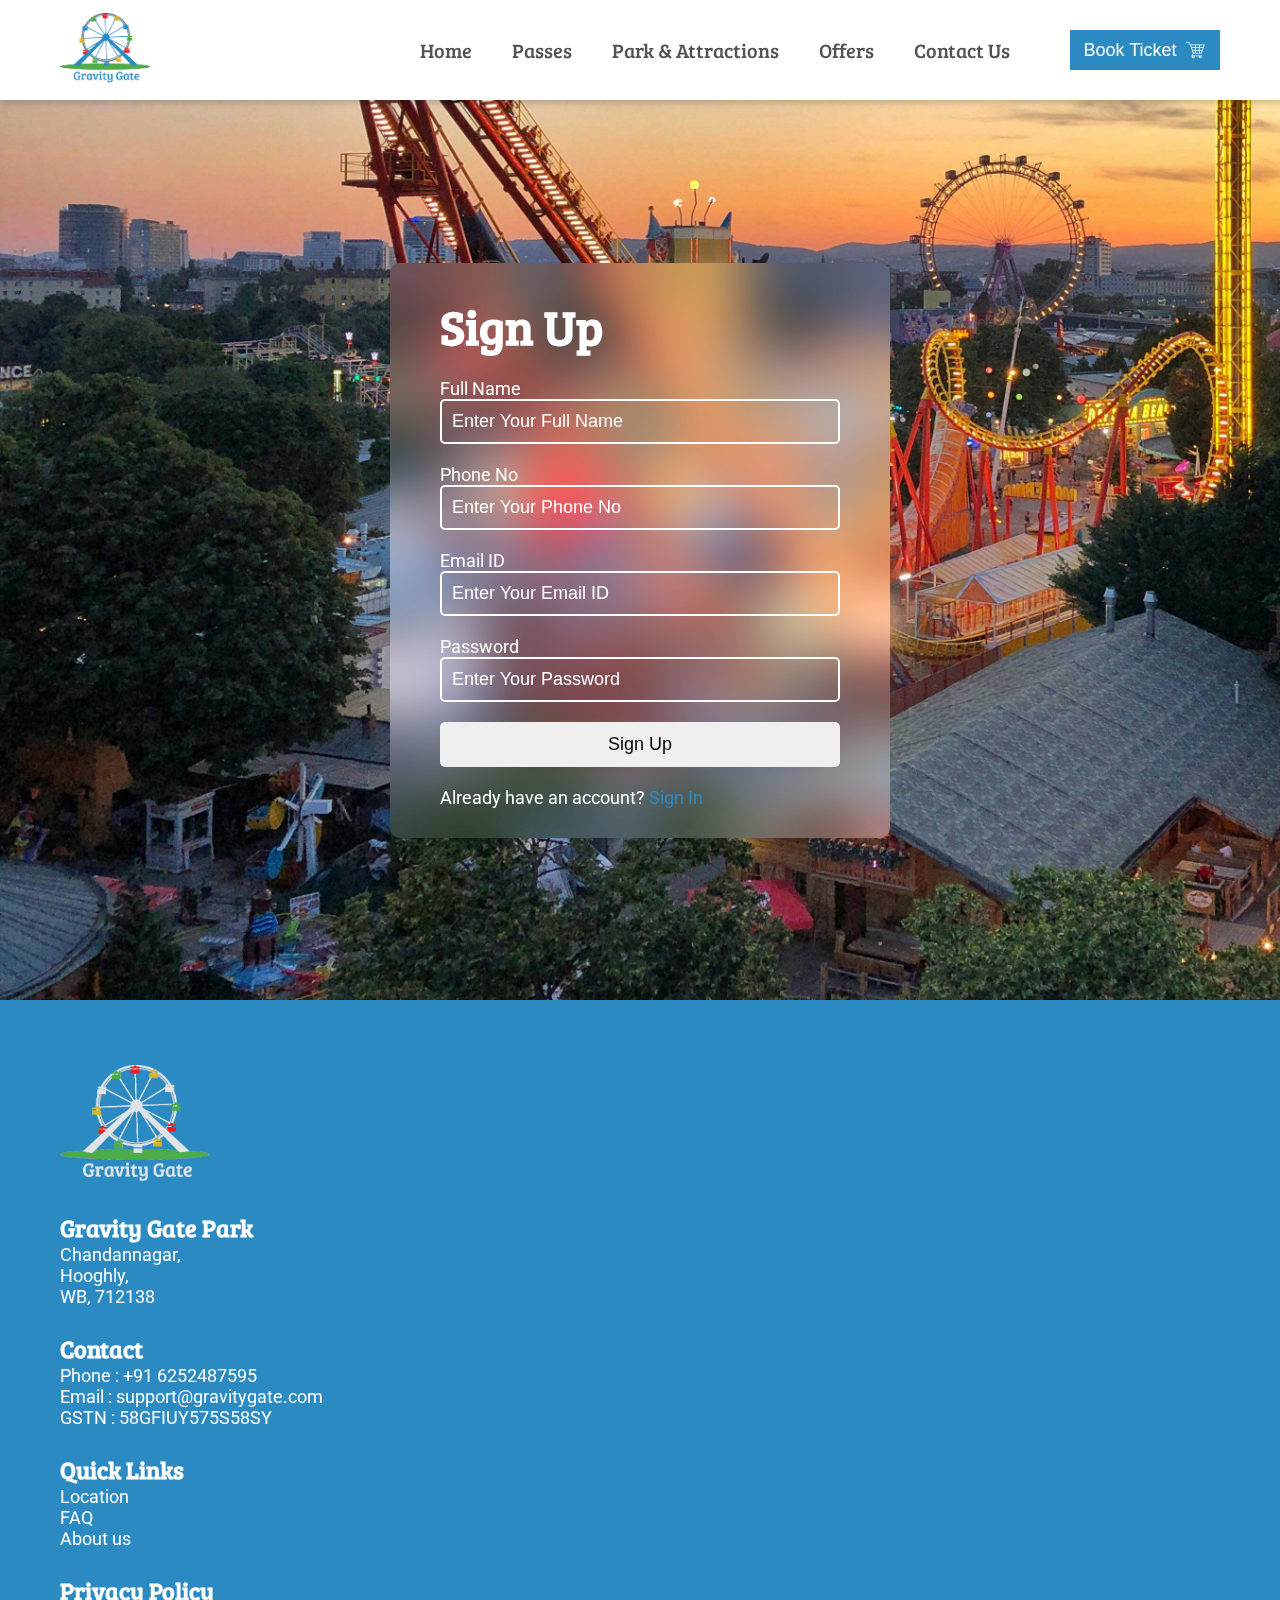
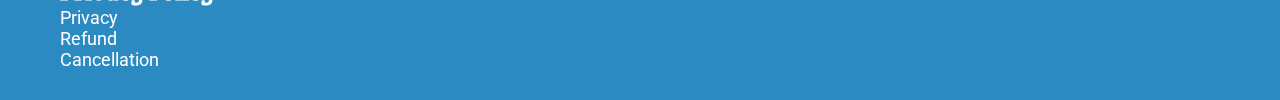
<file: signUp.html>
<!DOCTYPE html>
<html lang="en">
  <head>
    <meta charset="UTF-8" />
    <meta name="viewport" content="width=device-width, initial-scale=1.0" />
    <title>Gravity Gate</title>
    <link rel="icon" type="image/png" href="images/gravity-gate-logo.png" />
    <link
      href="https://cdn.jsdelivr.net/npm/bootstrap@5.0.2/dist/css/bootstrap.min.css"
      rel="stylesheet"
      integrity="sha384-EVSTQN3/azprG1Anm3QDgpJLIm9Nao0Yz1ztcQTwFspd3yD65VohhpuuCOmLASjC"
      crossorigin="anonymous"
    />
    <link rel="stylesheet" href="css/style.css" />
    <link rel="stylesheet" href="css/responsive.css" />
  </head>
  <body>
    <header>
      <nav>
        <div class="container-fluid">
          <div class="logo">
            <a href="index.html"
              ><img src="images/gravity-gate-logo.png" alt="gravity-gate-logo"
            /></a>
          </div>

          <button
            class="nav-toggle"
            id="navToggle"
            aria-label="Toggle navigation"
          >
            &#9776;
          </button>

          <div class="navlist" id="navMenu">
            <ul>
              <li><a href="index.html">Home</a></li>
              <li><a href="passes.html">Passes</a></li>
              <li><a href="attractions.html">Park & Attractions</a></li>
              <li><a href="offer.html">Offers</a></li>
              <li><a href="contact.html">Contact Us</a></li>
              <li>
                <a href="booking.html" class="btn-book"
                  ><button>
                    Book Ticket
                    <svg
                      stroke="currentColor"
                      fill="currentColor"
                      stroke-width="0"
                      viewBox="0 0 512 512"
                      height="1em"
                      width="1em"
                      xmlns="http://www.w3.org/2000/svg"
                    >
                      <path
                        d="M25.45 63.043l-4.364 17.463 8.73 2.18L90.44 97.846l29.402 44.1 62.44 187.32-36.845 73.693h17.827c-2.086 4.238-3.264 8.99-3.264 14 0 17.567 14.433 32 32 32s32-14.433 32-32c0-5.01-1.178-9.762-3.264-14h102.528c-2.086 4.238-3.264 8.99-3.264 14 0 17.567 14.433 32 32 32s32-14.433 32-32c0-5.01-1.178-9.762-3.264-14H393v-18H174.562l23-46h192.924l70-210h-327.67L101.56 82.07 34.183 65.227l-8.733-2.184zm115.038 83.914H231v46h-75.178l-15.334-46zm108.512 0h78v46h-78v-46zm96 0h90.512l-15.334 46H345v-46zm-183.18 64H231v46h-53.846l-15.334-46zm87.18 0h78v46h-78v-46zm96 0h69.18l-15.334 46H345v-46zm-161.846 64H231v46h-32.514l-15.332-46zm65.846 0h78v46h-78v-46zm96 0h47.846l-15.332 46H345v-46zm-153 128c7.84 0 14 6.16 14 14s-6.16 14-14 14-14-6.16-14-14 6.16-14 14-14zm160 0c7.84 0 14 6.16 14 14s-6.16 14-14 14-14-6.16-14-14 6.16-14 14-14z"
                      ></path>
                    </svg></button
                ></a>
              </li>
            </ul>
          </div>
        </div>
      </nav>
    </header>

    <main>
      <section class="sign-form">
        <div class="form-box">
          <form>
            <h1>Sign Up</h1>
            <label for="full_name">Full Name</label>
            <input
              type="text"
              id="full_name"
              placeholder="Enter Your Full Name"
            />
            <label for="phone">Phone No</label>
            <input type="number" id="phone" placeholder="Enter Your Phone No" />
            <label for="email">Email ID</label>
            <input type="email" id="email" placeholder="Enter Your Email ID" />
            <label for="password">Password</label>
            <input
              type="password"
              id="password"
              placeholder="Enter Your Password"
              class="mb-4"
            />
            <button>Sign Up</button>
            <p>Already have an account?<a href="signIn.html"> Sign In</a></p>
          </form>
        </div>
      </section>
    </main>

    <footer>
      <div class="row">
        <div class="col-lg-2 col-md-3 col-6">
          <img
            src="images/gravity-gate-logo-white.png"
            alt="gravity-gate-white-logo"
          />
        </div>
        <div class="col-lg-3 col-md-4 col-6">
          <h4>Gravity Gate Park</h4>
          <a href="#">Chandannagar,</a>
          <a href="#">Hooghly,</a>
          <a href="#">WB, 712138</a>
        </div>
        <div class="col-lg-3 col-md-5 col-12">
          <h4>Contact</h4>
          <a href="tel:+916252487595">Phone : +91 6252487595</a>
          <a href="mailto:support@gravitygate.com"
            >Email : support@gravitygate.com</a
          >
          <a href="#">GSTN : 58GFIUY575S58SY</a>
        </div>
        <div class="col-md-3 col-sm-12" id="ft-none"></div>
        <div class="col-lg-2 col-md-4 col-6">
          <h4>Quick Links</h4>
          <a href="contact.html">Location</a>
          <a href="index.html#faq">FAQ</a>
          <a href="aboutus.html">About us</a>
        </div>
        <div class="col-lg-2 col-md-3 col-6">
          <h4>Privacy Policy</h4>
          <a href="privacy.html">Privacy</a>
          <a href="cancellation&refund.html">Refund</a>
          <a href="cancellation&refund.html">Cancellation</a>
        </div>
      </div>
    </footer>
    <script src="js/index.js"></script>
  </body>
</html>
</file>
<file: css/style.css>
@import url("https://fonts.googleapis.com/css2?family=Bree+Serif&family=Roboto:ital,wght@0,100..900;1,100..900&display=swap");

:root {
  --font-one: "Bree Serif", serif;
  --font-two: "Roboto", sans-serif;
  --blue: #2c8ac3;
  --blue-two: #207bb4;
  --green: #4caa26;
  --red: #f01519;
  --yellow: #d6b528;
  --black: #545252;
  --white: #ffff;
  --grey-one: #f5f5f5;
  --grey-two: #959393;
  --grey-three: #8a8787;
  --grey-four: #a9a7a7;
  --grey-five: #7070702c;
  --side-gap: 75px;
  --shadow-one: #0000002c 0px 0px 6px;
  --shadow-two: #0000002c 3px 3px 6px;
  --shadow-three: #0000002c 0px 3px 6px;
  --shadow-four: 0 -5px 6px #00000005;
  --shadow-five: 0 5px 6px #00000005;
}

* {
  padding: 0;
  margin: 0;
  box-sizing: border-box;
}

body {
  font-family: var(--font-two);
  color: var(--black);

  &::-webkit-scrollbar {
    width: 14px;
    height: 0px;
  }

  &::-webkit-scrollbar-track {
    background: var(--grey-one);
    border-top: solid 3px var(--gr-two);
    margin-top: 100px;
  }

  &::-webkit-scrollbar-thumb {
    background: var(--blue);
  }

  &::-webkit-scrollbar-thumb:hover {
    background: var(--blue-two);
  }
}

.background {
  background: url(../images/background.jpg);
  background-size: 100%;
  background-position: center;
  border: solid 1px var(--grey-one);
}

h1,
h2 {
  font-family: var(--font-one);
  color: var(--blue);
  text-align: center;
  font-size: clamp(32px, 4vw, 50px);
}

h6 {
  font-weight: 400;
}

button,
a {
  transition: 300ms;
  text-decoration: none;
}

button {
  font-size: clamp(14px, 1vw, 18px);
}

input,
textarea,
select {
  &:focus {
    outline: none;
  }
}

header {
  position: relative;
  margin-bottom: 100px;
  font-weight: 400;
}

nav {
  font-family: var(--font-one);
  background: var(--white);
  position: fixed;
  left: 0;
  top: 0;
  z-index: 10;
  width: 100%;
  box-shadow: var(--shadow-two);
}

nav .container-fluid {
  min-height: 100px;
  display: flex;
  justify-content: space-between;
  align-items: center;
  padding: 0 var(--side-gap);
}

nav .logo img {
  width: 90px;
}

nav .nav-toggle {
  display: none;
  width: 50px;
  height: 50px;
  color: var(--grey-two);
  background: transparent;
  border: none;
  font-size: 40px;
}

nav .navlist {
  transition: 500ms width ease;
}

nav ul {
  display: flex;
  justify-content: space-between;
  align-items: center;
  margin: 0;
}

nav ul li {
  list-style: none;
  padding-left: 40px;
}

nav ul li a {
  font-size: clamp(14px, 3vw, 20px);
  font-weight: 400;
  color: var(--black);
  transition: 300ms;
  display: inline-block;
  padding: 5px 0;

  &:hover {
    color: var(--blue);
  }
}

nav ul li .link-active {
  color: var(--blue);
}

nav ul li button {
  width: 150px;
  height: 40px;
  background: var(--blue);
  border: solid 1px var(--blue);
  color: var(--white);
  font-size: 18px;
  margin-left: 20px;
  font-weight: 400;

  svg {
    font-size: 22px;
    margin-left: 3px;
    vertical-align: sub;
  }

  &:hover {
    background: var(--white);
    color: var(--blue);
  }
}

nav .navlist {
  transition: all 400ms ease;
}

.main-banner img {
  height: 800px;
  object-fit: cover;
}

.gravity-gate {
  min-height: 800px;
  padding: 20px var(--side-gap) 70px;
  position: relative;
}

.gravity-gate .serivice-box {
  width: clamp(340px, 70vw, 1118px);
  height: 100px;
  background: var(--white);
  border-radius: 10px;
  display: flex;
  align-items: center;
  justify-content: space-between;
  padding: 0 70px;
  position: absolute;
  top: -50px;
  z-index: 2;
  left: 50%;
  transform: translateX(-50%);
  box-shadow: var(--shadow-two);
}

.gravity-gate .serivice-box span {
  font-family: var(--font-one);
}

.gravity-gate .serivice-box a {
  color: var(--black);
  display: inline-block;
  padding: 20px 0;
  font-size: 20px;

  &:hover {
    color: var(--blue);
  }
}

.gravity-gate .serivice-box svg {
  font-size: 35px;
  vertical-align: top;
  margin-right: 5px;
}

.heading {
  width: 810px;
  margin: 30px auto 10px;
  text-align: center;
}

.gravity-gate .heading {
  width: clamp(390px, 75vw, 1118px);
  margin: 100px auto 0;
}

.heading h6 {
  font-size: clamp(13px, 2.4vw, 28px);
  color: var(--grey-three);
}

.gravity-gate .card-box {
  display: flex;
  justify-content: space-around;
  flex-wrap: wrap;
  margin-top: 20px;
}

.gravity-gate .gravity-card {
  width: 400px;
  height: 570px;
  margin: 20px 10px;
  border-radius: 10px;
  background: var(--white);
  position: relative;
  box-shadow: var(--shadow-one);
}

.gravity-gate .gravity-card img {
  width: 100%;
  height: 250px;
  object-fit: cover;
  border-radius: 10px 10px 0 0;
}

.gravity-gate .gravity-card .text-box {
  width: 100%;
  padding: 10px 20px;
  color: var(--grey-three);
}

.gravity-gate .gravity-card .text-box h4 {
  font-size: 28px;
  font-family: var(--font-one);
  margin-bottom: 2px;
}

.gravity-gate .gravity-card.green h4 {
  color: var(--green);
}

.gravity-gate .gravity-card.blue h4 {
  color: var(--blue);
}

.gravity-gate .gravity-card.red h4 {
  color: var(--red);
}

.gravity-gate .gravity-card .text-box h6 {
  font-size: 20px;
  font-family: var(--font-one);
}

.gravity-gate .gravity-card .text-box p {
  font-size: 17px;
  margin-top: 10px;
  line-height: 20px;
}

.gravity-gate .gravity-card button {
  width: 150px;
  height: 40px;
  font-size: 18px;
  color: var(--white);
  position: absolute;
  left: 20px;
  bottom: 20px;
}

.gravity-gate .gravity-card.green button {
  background: var(--green);
  border: solid 1px var(--green);

  &:hover {
    background: var(--white);
    color: var(--green);
  }
}

.gravity-gate .gravity-card.blue button {
  background: var(--blue);
  border: solid 1px var(--blue);

  &:hover {
    background: var(--white);
    color: var(--blue);
  }
}

.gravity-gate .gravity-card.red button {
  background: var(--red);
  border: solid 1px var(--red);

  &:hover {
    background: var(--white);
    color: var(--red);
  }
}

.timing-faq {
  min-height: 750px;
  padding: 20px var(--side-gap) 50px;
}

.timing-faq h2 {
  margin: 20px 0;
}

.timing-faq .timing-box {
  margin: 30px 0;
}

.timing-faq .timing-box h4 {
  font-size: 40px;
  font-family: var(--font-one);
  color: var(--green);
  padding-top: 20px;
  padding-bottom: 10px;
}

.timing-faq .timing-box h6 {
  font-size: 24px;
  color: var(--grey-three);
  padding-bottom: 11px;
}

.timing-faq .timing-box span {
  font-size: 28px;
  font-family: var(--font-one);
}

.timing-faq .timing-box p {
  font-size: 24px;
  color: var(--red);
  padding-top: 10px;
  margin-bottom: 0;
}

.timing-faq .faq {
  width: 100%;
  min-height: 600px;
  padding: 30px 40px 20px;
  margin: 30px 0;
  background: var(--grey-one);
  border-radius: 10px;
}

.timing-faq .faq h4 {
  font-size: 40px;
  font-family: var(--font-one);
  color: var(--black);
}

.timing-faq .faq ul {
  margin: 0;
  padding: 0;
}

.timing-faq .faq li {
  min-height: 60px;
  max-height: 90px;
  padding: 20px 15px 10px;
  margin: 20px 0;
  background: var(--white);
  list-style: none;
  display: flex;
  justify-content: space-between;
  flex-wrap: wrap;
  border-radius: 5px;
  box-shadow: var(--shadow-one);
  cursor: pointer;
}

.timing-faq .faq li h6 {
  width: 90%;
  font-size: 18px;
  margin-bottom: 0;
}

.timing-faq .faq li.active {
  max-height: 200px;
}

.timing-faq .faq li svg {
  font-size: 25px;
  transition: 400ms ease;
}

.timing-faq .faq li.active svg {
  transform: rotate(180deg);
}

.timing-faq .faq li p {
  width: 100%;
  max-height: 0;
  opacity: 0;
  overflow: hidden;
  font-size: 18px;
  color: var(--grey-three);
  margin-bottom: 0;
  margin-top: 10px;
  transition: max-height 400ms ease, opacity 300ms ease;
}
.timing-faq .faq li.active p {
  display: block;
  opacity: 1;
  max-height: 150px;
}

.review {
  min-height: 700px;
  padding: 50px var(--side-gap) 40px;
}

.review h2 {
  margin-bottom: 20px;
}

.review .m-auto {
  width: 150px;
}

.review .m-auto button {
  width: 150px;
  height: 40px;
  margin-top: 40px;
  background: var(--blue);
  color: var(--white);
  border: solid 1px var(--blue);

  &:hover {
    background: var(--white);
    color: var(--blue);
  }
}

.review .rating-box {
  width: 100%;
  height: 400px;
  padding: 120px 35px 50px;
  background: var(--white);
  border-radius: 10px;
  margin-top: 150px;
  box-shadow: var(--shadow-three);
  position: relative;
  text-align: center;
}

.review .rating-box .profile-img {
  width: clamp(80px, 9vw, 200px);
  border-radius: 50%;
  position: absolute;
  top: clamp(-100px, -4.5vw, -40px);
  left: 50%;
  transform: translateX(-50%);
}

.review .rating-box h5 {
  font-family: var(--font-one);
  font-size: clamp(16px, 2vw, 32px);
}

.review .rating-box .m-auto {
  width: 200px;
  margin: 5px 0;
}

.review .rating-box img {
  width: 200px;
}

.review .rating-box p {
  font-size: clamp(10px, 1.2vw, 18px);
  color: var(--grey-two);
  line-height: clamp(13px, 1.8vw, 22px);
  padding-top: 25px;
}

footer {
  min-height: 250px;
  background: var(--blue);
  padding: 30px var(--side-gap);
}

footer img {
  width: 150px;
  margin-top: 35px;
}

#ft-none {
  display: none;
}

footer h4 {
  font-size: 24px;
  font-family: var(--font-one);
  color: var(--white);
  margin-top: 25px;
}

footer a {
  font-size: 18px;
  color: var(--white);
  display: block;

  &:hover {
    color: var(--grey-two);
  }
}

.passes {
  min-height: 1300px;
  padding: 40px var(--side-gap) 20px;
}

.passes h1 {
  margin-bottom: 20px;
}

.passes .passes-card {
  width: 100%;
  min-height: 550px;
  margin: 10px 0 20px;
  background: var(--white);
  border-radius: 10px;
  box-shadow: var(--shadow-three);
  position: relative;
}

.passes .passes-card img {
  width: 100%;
  height: 250px;
  object-fit: cover;
  border-radius: 10px 10px 0 0;
}

.passes .passes-card .text-box {
  padding: 15px 20px;
  color: var(--grey-three);
}

.passes .passes-card .text-box h4 {
  color: var(--blue);
  font-family: var(--font-one);
  font-size: 28px;
}

.passes .passes-card .text-box h6 {
  font-family: var(--font-one);
  font-size: 24px;
}

.passes .passes-card .text-box p {
  font-size: 18px;
  line-height: 22px;
  padding-top: 5px;
}

.passes .passes-card button {
  width: 170px;
  height: 40px;
  background: var(--blue);
  color: var(--white);
  border: solid 1px var(--blue);
  position: absolute;
  left: 20px;
  bottom: 20px;

  &:hover {
    background: var(--white);
    color: var(--blue);
  }
}

.attraction-img {
  height: 550px;
  background: url(../images/attraction.jpg) no-repeat;
  background-position: center;
  background-size: cover;
}

.attractions {
  min-height: 1000px;
  padding: 10px var(--side-gap) 20px;
}

.attractions .attraction-card {
  width: 100%;
  min-height: 400px;
  margin: 10px auto 20px;
  background: var(--white);
  border-radius: 10px;
  box-shadow: var(--shadow-three);
  position: relative;
}

.attractions .attraction-card img {
  width: 100%;
  height: 180px;
  object-fit: cover;
  border-radius: 10px 10px 0 0;
}

.attractions .attraction-card .text-box {
  padding: 10px 20px;
  color: var(--grey-three);
}

.attractions .attraction-card .text-box h4 {
  color: var(--blue);
  font-family: var(--font-one);
  font-size: 28px;
}

.attractions .attraction-card .text-box p {
  font-size: 18px;
  line-height: 22px;
}

.attractions .attraction-card button {
  width: 150px;
  height: 40px;
  background: var(--blue);
  color: var(--white);
  border: solid 1px var(--blue);
  position: absolute;
  left: 20px;
  bottom: 20px;

  &:hover {
    background: var(--white);
    color: var(--blue);
  }
}

.detail-page {
  min-height: 800px;
  padding: 20px var(--side-gap) 50px;
}

.detail-page h1 {
  text-align: left;
}

.detail-page .img-box {
  width: 100%;
  height: 700px;
  margin-top: 10px;
}

.detail-page .img-box img {
  width: 100%;
  height: 100%;
  object-fit: cover;
  border-radius: 10px;
}

.detail-page h4 {
  font-size: 40px;
  font-family: var(--font-one);
  padding: 15px 0 5px;
}

.detail-page p {
  font-size: 24px;
  line-height: 29px;
  padding-right: 5px;
}

.detail-page .info-box {
  min-height: 250px;
  margin-top: 30px;
  background: var(--grey-one);
  border-radius: 10px;
  padding: 30px 35px 20px;
}

.detail-page .info-box .time {
  display: flex;
  justify-content: space-between;
  flex-wrap: wrap;
  background: var(--white);
  border-radius: 10px;
  padding: 10px 10px 5px;
}

.detail-page .info-box .time span {
  width: 50%;
  color: var(--grey-three);
  font-size: 18px;
}

.detail-page .info-box .time svg {
  font-size: 25px;
  margin-right: 10px;
  color: var(--black);
}

.detail-page .info-box .time p {
  font-size: 18px;
  padding-left: 40px;
  padding-right: 0;
  margin-bottom: 4px;
}

.detail-page .info-box ul {
  padding: 0;
  margin-top: 40px;
}

.detail-page .info-box li {
  list-style: none;
  display: flex;
  justify-content: space-between;
  flex-wrap: wrap;
  background: var(--white);
  padding: 10px 10px;
  margin: 10px 0;
  border-radius: 10px;
  cursor: pointer;
}

.detail-page .info-box li span {
  width: 90%;
  font-size: 18px;
}

.detail-page .info-box li svg {
  font-size: 25px;
  vertical-align: bottom;
  transition: 400ms;
}

.detail-page .info-box li span svg {
  margin-right: 10px;
}

.detail-page .info-box li p {
  width: 100%;
  max-height: 0;
  margin-bottom: 0;
  padding-left: 40px;
  font-size: 18px;
  overflow: hidden;
  transition: max-height 400ms ease;
}

.detail-page .info-box li.active p {
  max-height: 400px;
}

.detail-page .info-box li.active svg {
  rotate: 180deg;
}

.detail-page .info-box li.active span svg {
  rotate: 0deg;
}

.contact-detail {
  height: 400px;
  padding: 0 var(--side-gap);
  background: url(../images/evening-background.jpg) no-repeat 0% 0% / cover;
}

.contact-detail .detail-box {
  height: 100%;
  display: flex;
  justify-content: space-around;
  align-items: center;
  text-align: center;
}

.contact-detail .detail-box .detail-card {
  width: 400px;
  height: 200px;
  color: var(--white);
  padding: 90px 10px 10px;
  margin: 60px 5px 0;
  position: relative;
  z-index: 2;

  &::before {
    content: "";
    width: 100%;
    height: 100%;
    position: absolute;
    top: 0;
    left: 0;
    background: rgba(255, 255, 255, 0.15);
    backdrop-filter: blur(14px) brightness(1.2);
    z-index: -1;
    border-radius: 10px;
  }
}

.detail-box .detail-card .icon-box {
  width: 120px;
  height: 120px;
  display: flex;
  align-items: center;
  justify-content: center;
  border-radius: 50%;
  background: rgba(255, 255, 255, 0.15);
  backdrop-filter: blur(14px) brightness(1.2);
  position: absolute;
  z-index: 2;
  top: -60px;
  left: 50%;
  transform: translateX(-50%);
}

.detail-box .detail-card svg {
  font-size: 50px;
}

.detail-box .detail-card h4 {
  font-size: 24px;
}

.detail-box .detail-card h6 {
  font-size: 18px;
}

.contact-map {
  min-height: 700px;
  padding: 30px var(--side-gap);
}

.contact-map .contact-box {
  display: flex;
  justify-content: space-around;
  flex-wrap: wrap;
  gap: 50px 10px;
}

.contact-map .contact-box .contact-form {
  width: 650px;
  height: 580px;
  background: var(--white);
  padding: 20px 55px;
  border-radius: 10px;
  box-shadow: var(--shadow-one);
}

.contact-form h2 {
  text-align: left;
  font-size: 40px;
  margin-bottom: 10px;
}

.contact-form label {
  color: var(--grey-three);
  font-size: 18px;
}

.contact-form input,
.contact-form textarea {
  width: 100%;
  height: 45px;
  display: block;
  margin: 0px 0 15px;
  padding: 5px 10px;
  border-radius: 5px;
  font-size: 18px;
  border: solid 1px var(--grey-two);
  box-shadow: var(--shadow-one);
}

.contact-form button {
  width: 100%;
  height: 45px;
  display: block;
  margin: 32px 0 15px;
  border-radius: 5px;
  background: var(--blue);
  border: solid 1px var(--blue);
  color: var(--white);

  &:hover {
    background: var(--white);
    color: var(--blue);
  }
}

.contact-form textarea {
  height: 100px;
}

.contact-map .map {
  width: 650px;
  height: 450px;
}

.contact-map .map iframe {
  width: 100%;
  height: 100%;
  border-radius: 10px;
}

.cart {
  min-height: 450px;
  padding: 30px var(--side-gap) 50px;
}

.cart h1 {
  text-align: left;
}

.cart h4 {
  font-size: 40px;
  margin-bottom: 20px;
  font-family: var(--font-one);
}

.cart form {
  width: 100%;
  min-height: 580px;
  background: var(--white);
  border-radius: 10px;
  padding: 25px 35px;
  margin-top: 20px;
  box-shadow: var(--shadow-one);
}

.cart .input-box {
  width: 100%;
  height: 45px;
  display: flex;
  border: solid 1px var(--grey-four);
  border-radius: 5px;
}

.cart .input-box input {
  width: 25%;
  height: 100%;
  padding: 0 10px;
  font-size: 18px;
  color: var(--black);
  border: none;
  border-right: solid 1px var(--grey-four);
  border-radius: 5px 0 0 5px;

  &::placeholder {
    color: var(--black);
    font-size: 18px;
  }
}

.cart .input-box input:nth-child(1) {
  border-left: none;
}

.cart .input-box select {
  width: 24.5%;
  height: 100%;
  padding: 0 20px 0 10px;
  color: var(--black);
  border: none;
  border-radius: 5px;
}

.cart .table-box {
  width: 100%;
  margin-top: 10px;
  border: solid 1px var(--grey-four);
  border-radius: 5px;
  white-space: nowrap;
  overflow: auto;

  &::-webkit-scrollbar {
    visibility: hidden;
  }
}

.cart .table-box table {
  width: 100%;
}

.cart .table-box table tr {
  border-bottom: solid 1px var(--grey-four) !important;
}

.cart .table-box tbody tr:last-child {
  border-bottom: none !important;
}

.cart .table-box table tr:nth-child(2) {
  background: var(--grey-one);
}

.cart .table-box table th {
  height: 45px;
  padding: 0 10px;
  font-family: var(--font-one);
  background: var(--grey-one);
  font-size: 18px;
  font-weight: 500;
  border-radius: 5px;
}

.cart .table-box table th:nth-child(3) {
  padding-left: 50px;
}

.cart .table-box table td {
  height: 45px;
  padding-left: 10px;
  font-size: 18px;
  border-radius: 5px;
}

.cart .table-box table td:nth-child(1) {
  width: 50%;
}

.cart .table-box table td:nth-child(5) {
  width: 5%;
}

.cart .table-box table td button {
  width: 30px;
  height: 30px;
  background: var(--blue);
  color: var(--white);
  border: solid 1px var(--blue);
  border-radius: 5px;
  margin: 0 10px;
  padding: 0 5px;

  &:hover {
    background: var(--white);
    color: var(--blue);
  }
}

.cart .table-box table td button svg {
  font-size: 20px;
}

.cart .table-box table td .btn-red {
  background: var(--red);
  border: solid 1px var(--red);
  margin: 0;

  &:hover {
    background: var(--white);
    color: var(--red);
  }
}

.cart .calc-box {
  display: flex;
  justify-content: space-between;
  margin-top: 10px;
}

.cart .calc-box .promo-code {
  width: 300px;
  height: 45px;
  display: flex;
  border: solid 1px var(--grey-four);
  border-radius: 5px;
}

.cart .calc-box input {
  width: calc(100% - 45px);
  height: 100%;
  padding: 0 10px;
  color: var(--black);
  border: none;
  border-radius: 5px 0 0 5px;

  &::placeholder {
    color: var(--black);
  }
}

.cart .calc-box button {
  width: 45px;
  height: 100%;
  background: var(--blue);
  color: var(--white);
  border: none;
  border-left: solid 1px var(--blue);
  border-radius: 0 5px 5px 0;

  &:hover {
    background: var(--white);
    color: var(--blue);
  }
}

.cart .calc-box button svg {
  font-size: 18px;
}

.cart .calc-box .calc {
  text-align: right;
}

.cart .calc-box .calc h5 {
  padding-top: 9px;
  font-size: 24px;
}

.cart .total {
  width: 100%;
  margin-top: 5px;
  padding: 5px 0;
  border-top: solid 1px var(--grey-four);
  border-bottom: solid 1px var(--grey-four);
}

.cart .total h5 {
  text-align: right;
  font-size: 24px;
  padding-top: 5px;
}

.cart .submit-btn {
  display: flex;
  justify-content: flex-end;
  margin-top: 20px;
}

.cart .submit-btn button {
  width: 200px;
  height: 45px;
  font-size: 18px;
  background: var(--blue);
  color: var(--white);
  border: solid 1px var(--blue);

  &:hover {
    background: var(--white);
    color: var(--blue);
  }
}

.sign-form {
  padding: 0px var(--side-gap);
  background: url(../images/evening-background.jpg) no-repeat 0% 0% / cover;
}

.sign-form .form-box {
  height: 900px;
  display: flex;
  align-items: center;
  justify-content: center;
}

.sign-form .form-box form {
  width: 500px;
  min-height: 450px;
  padding: 30px 50px;
  color: var(--white);
  backdrop-filter: blur(30px) brightness(1.5);
  border-radius: 10px;
}

.sign-form .form-box form h1 {
  color: var(--white);
  font-size: 48px;
  text-align: left;
  margin-bottom: 20px;
}

.sign-form .form-box form label {
  display: block;
  font-size: 18px;
}

.sign-form .form-box form input {
  display: block;
  width: 100%;
  height: 45px;
  margin-bottom: 20px;
  padding: 0 10px;
  background: transparent;
  border-radius: 5px;
  border: solid 2px var(--white);
  font-size: 18px;
  color: var(--white);

  &::placeholder {
    color: var(--white);
  }
}

.sign-form .form-box form input:last-of-type {
  margin-bottom: 5px;
}

.sign-form .form-box form button {
  display: block;
  width: 100%;
  height: 45px;
  margin-top: 20px;
  margin-bottom: 20px;
  border: none;
  border-radius: 5px;
  font-size: 18px;
}

.sign-form .form-box form a {
  font-size: 18px;
  color: var(--blue);
}

.sign-form .form-box form p {
  font-size: 18px;
}

.offer-banner {
  height: 450px;
  background: url(../images/evening-background.jpg) no-repeat 0% 0% / cover;
}

.offer {
  min-height: 360px;
  padding: 30px var(--side-gap);
}

.offer .offer-parent {
  display: flex;
  justify-content: space-between;
  flex-wrap: wrap;
}

.offer .offer-box {
  width: 380px;
  height: 140px;
  box-shadow: var(--shadow-one);
  margin: 15px 5px 15px;
  border-radius: 5px;
  display: flex;
}

.offer .offer-box .left-part {
  background: var(--blue);
  width: 200px;
  height: 100%;
  color: var(--white);
  text-align: center;
  padding: 10px;
  border-radius: 5px;
}

.offer .offer-box.green .left-part {
  background: var(--green);
}

.offer .offer-box.red .left-part {
  background: var(--red);
}

.offer .offer-box.yellow .left-part {
  background: var(--yellow);
}

.offer .offer-box .left-part h5 {
  font-size: 20px;
  font-family: var(--font-one);
}

.offer .offer-box .left-part svg {
  font-size: 80px;
  margin-top: 10px;
}

.offer .offer-box .right-part {
  width: 180px;
  height: 100%;
  padding: 10px 10px;
  position: relative;

  &::before,
  &::after {
    content: "";
    width: 25px;
    height: 25px;
    border-radius: 50px;
    background: var(--white);
    position: absolute;
  }

  &::before {
    left: -12.5px;
    top: -12.5px;
    border-bottom: solid 1px var(--grey-one);
    border-left: solid 1px var(--grey-one);
    rotate: -45deg;
    /* box-shadow: inset var(--shadow-four); */
  }

  &::after {
    left: -12.5px;
    bottom: -12.5px;
    border-top: solid 1px var(--grey-one);
    border-right: solid 1px var(--grey-one);
    rotate: -45deg;
    /* box-shadow: inset var(--shadow-four); */
  }
}

.offer .offer-box .right-part h5 {
  color: var(--blue);
  font-size: 20px;
  font-family: var(--font-one);
}

.offer .offer-box.green .right-part h5 {
  color: var(--green);
}

.offer .offer-box.red .right-part h5 {
  color: var(--red);
}

.offer .offer-box.yellow .right-part h5 {
  color: var(--yellow);
}

.offer .offer-box .right-part h6 {
  border: solid 1px var(--blue);
  color: var(--blue);
  font-family: var(--font-one);
  width: 150px;
  height: 30px;
  padding-top: 5px;
  font-size: 16px;
  text-align: center;
}

.offer .offer-box.green .right-part h6 {
  border: solid 1px var(--green);
  color: var(--green);
}

.offer .offer-box.red .right-part h6 {
  border: solid 1px var(--red);
  color: var(--red);
}

.offer .offer-box.yellow .right-part h6 {
  border: solid 1px var(--yellow);
  color: var(--yellow);
}

.offer .offer-box .right-part p {
  font-size: 12px;
  margin-bottom: 0;
  line-height: 14px;
  margin-bottom: 5px;
  color: var(--grey-three);
  font-weight: 400;
}

.policy {
  min-height: 600px;
  padding: 50px var(--side-gap) 50px;
}

.policy h1 {
  color: var(--black);
  font-family: var(--font-two);
  text-align: left;
  font-size: 32px;
  font-weight: 700;
}

.policy dt {
  margin-top: 35px;
  margin-bottom: 0;
  font-size: 24px;
}

.policy dd {
  margin: 10px 0;
  font-size: 18px;
  line-height: 29px;
}

.policy dd ul {
  padding-left: 20px;
}

.policy dd li {
  margin: 10px 0;
}

.policy a {
  color: var(--blue);
}

.about-banner {
  padding: 0px var(--side-gap);
  background: url(../images/evening-background.jpg) no-repeat 0% 0% / cover;
}

.about-banner .team-member {
  height: 400px;
  gap: 10px;
  display: flex;
  justify-content: space-around;
  align-items: center;
}

.about-banner .team-member .member {
  width: 400px;
  height: 180px;
  padding: 80px 20px 20px;
  border-radius: 10px;
  text-align: center;
  color: var(--white);
  position: relative;
  backdrop-filter: blur(15px) brightness(1.5);
}

.about-banner .team-member .member .img-box {
  position: absolute;
  top: -60px;
  left: 50%;
  transform: translateX(-50%);
}

.about-banner .team-member .member img {
  width: 120px;
  height: 120px;
  border-radius: 50%;
}

.about-banner .team-member .member h5 {
  font-size: 24px;
  font-family: var(--font-one);
}

.about-banner .team-member .member p {
  font-size: 18px;
}

.about-us {
  min-height: 360px;
  padding: 20px var(--side-gap);
}

.about-us h1 {
  text-align: left;
  margin-bottom: 15px;
}

.about-us p {
  font-size: 18px;
  margin-bottom: 10px;
}

.fooding-banner {
  height: 400px;
  background: url(../images/fooding-banner.jpg) no-repeat 100% 100% / cover;
}

.fooding {
  min-height: 1550px;
  padding: 30px var(--side-gap);
  position: relative;
}

.fooding #fooding {
  display: none;
  width: 150px;
  height: 25px;
  position: absolute;
  right: 20px;
  top: 40px; 
  border-radius: 2px;
  padding: 0 5px;
}

.fooding .fooding-box {
  display: flex;
  justify-content: space-between;
}

.fooding .fooding-box .sidebar-box {
  width: 320px;
  position: relative;
}

.fooding-box .sidebar-box .sidebar {
  width: 320px;
  height: 800px;
  background: var(--white);
  position: sticky;
  top: 130px;
  left: 0;
  box-shadow: var(--shadow-one);
  border-radius: 10px;
  font-family: var(--font-one);
}

.sidebar-box .sidebar h4 {
  font-size: 26px;
  color: var(--blue);
  padding-left: 20px;
  padding-top: 15px;
}

.sidebar-box .sidebar ul {
  padding-left: 0;
  list-style: none;
  border-top: solid 1px var(--grey-five);
  margin-top: 20px;
}

.sidebar-box .sidebar ul li {
  border-bottom: solid 1px var(--grey-five);
}

.sidebar-box .sidebar ul li a {
  color: var(--grey-three);
  font-size: 22px;
  display: block;
  padding: 7px 0 7px 20px;

  &:hover {
    color: var(--blue);
  }
}

.sidebar-box .sidebar ul li a.link-active {
  color: var(--blue);
}

.fooding .fooding-box .menu {
  width: calc(100% - 360px);
}

.menu .menu-card {
  width: 100%;
  height: 320px;
  background: var(--white);
  box-shadow: var(--shadow-one);
  margin-top: 25px;
  border-radius: 10px;
  position: relative;
}

.menu .menu-card img {
  width: 100%;
  height: 180px;
  object-fit: cover;
  border-radius: 10px 10px 0 0;
}

.menu .menu-card .text-box {
  padding: 10px;
  font-family: var(--font-one);
  color: var(--grey-three);
}

.menu .menu-card .text-box h5 {
  font-size: 24px;
}

.menu .menu-card .text-box h6 {
  font-size: 22px;
}

.menu .menu-card button {
  width: 150px;
  height: 35px;
  font-size: 18px;
  background: var(--blue);
  color: var(--white);
  border: solid 1px var(--blue);
  position: absolute;
  left: 10px;
  bottom: 20px;

  &:hover {
    background: var(--white);
    color: var(--blue);
  }
}
</file>
<file: css/responsive.css>
@media screen and (max-width: 1700px) {
  .offer .offer-box {
    width: 370px;
  }
}

@media screen and (max-width: 1600px) {
  :root {
    --side-gap: 60px;
  }
  .main-banner img {
    height: 700px;
  }
  .timing-faq .faq li h6 {
    font-size: 16px;
  }

  .timing-faq .timing-box h6 {
    font-size: 22px;
  }

  .timing-faq .timing-box h6 span {
    font-size: 24px;
  }

  .timing-faq .timing-box p {
    font-size: 20px;
  }

  .gravity-gate .gravity-card {
    width: 350px;
    height: 550px;
  }

  .gravity-gate .gravity-card img {
    height: 220px;
  }

  .gravity-gate .gravity-card .text-box h4 {
    font-size: 24px;
  }

  .gravity-gate .gravity-card .text-box p {
    font-size: 15px;
  }

  .review .rating-box p {
    padding-top: 15px;
  }

  .passes .passes-card {
    min-height: 500px;
  }

  .passes .passes-card .text-box p {
    font-size: 16px;
    line-height: 18px;
  }

  .contact-map .contact-box .contact-form {
    width: 550px;
  }

  .contact-map .map {
    width: 550px;
    height: 380px;
  }
}

@media screen and (max-width: 1400px) {
  :root {
    --side-gap: 60px;
  }

  .main-banner img {
    height: 600px;
  }

  .review .rating-box {
    padding: 100px 20px 30px;
  }
  .review {
    padding: 40px var(--side-gap) 30px;
  }

  .gravity-gate .serivice-box a {
    font-size: 18px;
    svg {
      font-size: 30px;
    }
  }
  .gravity-gate .serivice-box {
    height: 80px;
    top: -40px;
  }
  .gravity-gate .heading {
    margin-top: 80px;
  }

  .detail-page h4 {
    font-size: 32px;
  }

  .detail-page p {
    font-size: 20px;
    line-height: 22px;
  }

  .contact-detail .detail-box .detail-card {
    width: 350px;
  }

  .fooding-box .sidebar-box .sidebar,
  .fooding .fooding-box .sidebar-box {
    width: 250px;
  }

  .fooding .fooding-box .menu {
    width: calc(100% - 290px);
  }

  .sidebar-box .sidebar h4 {
    font-size: 22px;
  }

  .sidebar-box .sidebar ul li a {
    font-size: 20px;
  }

  .fooding-box .sidebar-box .sidebar,
  .fooding .fooding-box .sidebar-box {
    width: 200px;
  }

  .fooding .fooding-box .menu {
    width: calc(100% - 240px);
  }

  .sidebar-box .sidebar h4 {
    font-size: 20px;
  }

  .sidebar-box .sidebar ul li a {
    font-size: 18px;
  }

  .menu .menu-card {
    height: 250px;
  }

  .menu .menu-card img {
    height: 140px;
  }

  .menu .menu-card .text-box h5 {
    font-size: 18px;
  }

  .menu .menu-card .text-box h6 {
    font-size: 16px;
  }

  .menu .menu-card button {
    width: 100px;
    height: 25px;
    font-size: 14px;
    bottom: 10px;
  }
}

@media screen and (max-width: 1300px) {
  .review .rating-box {
    height: 340px;
  }

  .review .rating-box img {
    width: 150px;
  }

  .gravity-gate .gravity-card {
    width: 300px;
    height: 460px;
  }

  .gravity-gate .gravity-card img {
    height: 180px;
  }

  .gravity-gate .gravity-card .text-box {
    padding: 10px 15px;
  }

  .gravity-gate .gravity-card .text-box p {
    font-size: 14px;
    line-height: 14px;
  }

  .gravity-gate .gravity-card button {
    width: 120px;
    height: 35px;
    font-size: 16px;
    left: 15px;
    bottom: 15px;
  }

  .heading h6 {
    line-height: 26px;
  }

  .passes .passes-card {
    min-height: 480px;
  }

  .passes .passes-card img {
    height: 200px;
  }

  .attraction-img {
    height: 450px;
  }

  .offer .offer-parent {
    justify-content: space-around;
  }

  .detail-page .img-box {
    height: 500px;
  }

  .contact-map .contact-box .contact-form,
  .contact-map .map {
    width: 500px;
  }

  .fooding-banner {
    height: 250px;
  }
}

@media screen and (max-width: 1200px) {
  :root {
    --side-gap: 40px;
  }
  nav ul li {
    padding-left: 25px;
  }
  nav ul li button {
    margin-left: 10px;
  }
  .main-banner img {
    height: 500px;
  }

  .gravity-gate .gravity-card {
    width: 270px;
    height: 440px;
  }

  .gravity-gate .gravity-card button {
    font-size: 14px;
    left: 12px;
  }

  .gravity-gate .gravity-card img {
    height: 160px;
  }
  .gravity-gate .gravity-card .text-box {
    padding: 5px 12px;
  }

  .gravity-gate .gravity-card .text-box p {
    line-height: 14px;
  }

  .heading h6 {
    line-height: 24px;
  }

  .timing-faq {
    padding-bottom: 30px;
  }

  .timing-faq .timing-box h4 {
    font-size: 32px;
  }

  .timing-faq .faq h4 {
    font-size: 32px;
  }

  .timing-faq .faq li {
    min-height: 40px;
    padding: 10px 12px 10px;
  }

  .timing-faq .timing-box h6 {
    font-size: 18px;
  }

  .timing-faq .timing-box h6 span {
    font-size: 18px;
  }

  .timing-faq .timing-box p {
    font-size: 16px;
  }

  .timing-faq .faq {
    min-height: 420px;
  }

  .timing-faq .faq li h6 {
    font-size: 12px;
    width: 92%;
  }

  .timing-faq .faq li p {
    font-size: 12px;
    margin-top: 5px;
  }

  .timing-faq .faq li svg {
    font-size: 16px;
  }

  .review .rating-box {
    padding-top: 70px;
    height: 310px;
  }

  .passes .passes-card .text-box p {
    font-size: 14px;
  }

  .passes .passes-card .text-box h4 {
    font-size: 22px;
  }

  .passes .passes-card .text-box h6 {
    font-size: 18px;
  }

  .passes .passes-card {
    min-height: 460px;
  }

  .attraction-img {
    height: 400px;
  }

  .offer-banner {
    height: 350px;
  }

  .detail-page .img-box {
    height: 450px;
  }

  .detail-page p {
    font-size: 18px;
  }

  .detail-page {
    padding-bottom: 20px;
  }

  .contact-map .contact-box .contact-form {
    width: 400px;
    padding: 20px 35px;
  }

  .contact-map .map {
    width: 300px;
    height: 250px;
  }

  .contact-detail .detail-box .detail-card {
    width: 300px;
    height: 140px;
    padding: 60px 10px 10px;
  }

  .detail-box .detail-card .icon-box {
    width: 100px;
    height: 100px;
    top: -50px;
  }

  .detail-box .detail-card .icon-box svg {
    font-size: 40px;
  }

  .detail-box .detail-card h4 {
    font-size: 16px;
  }

  .detail-box .detail-card h6 {
    font-size: 12px;
  }

  .contact-detail {
    height: 300px;
  }

  .policy h1 {
    font-size: 28px;
  }

  .policy dt {
    font-size: 22px;
    margin-top: 20px;
  }

  .policy dd {
    font-size: 16px;
    line-height: 20px;
  }

  .about-us p {
    font-size: 16px;
  }

  .about-banner .team-member {
    height: 300px;
    padding-top: 50px;
  }

  .about-banner .team-member .member {
    width: 300px;
    height: 150px;
    padding-top: 60px;
  }

  .about-banner .team-member .member img {
    width: 100px;
    height: 100px;
  }

  .about-banner .team-member .member .img-box {
    top: -50px;
  }

  .about-banner .team-member .member h5 {
    font-size: 22px;
  }

  .about-banner .team-member .member p {
    font-size: 16px;
  }

  .menu .menu-card {
    height: 220px;
  }

  .menu .menu-card img {
    height: 120px;
  }

  .menu .menu-card .text-box h5 {
    font-size: 17px;
  }

  .cart form {
    min-height: 500px;
  }

  .cart h4 {
    font-size: 32px;
  }

  .cart .input-box {
    height: 35px;
  }

  .cart .input-box input {
    font-size: 16px;

    &::placeholder {
      font-size: 16px;
    }
  }

  .cart .table-box table th {
    font-size: 16px;
  }
  .cart .table-box table td {
    font-size: 16px;
    height: 40px;
  }

  .cart .table-box table td:nth-child(1) {
    width: 35%;
  }

  .cart .table-box table td button {
    width: 25px;
    height: 25px;
    padding: 0 3px;
  }

  .cart .table-box table td button svg {
    font-size: 15px;
  }

  .cart .calc-box .promo-code {
    width: 250px;
    height: 40px;
  }

  .cart .calc-box input {
    font-size: 16px;

    &::placeholder {
      font-size: 16px;
    }
  }

  .cart .calc-box .calc h5,
  .cart .total h5 {
    font-size: 20px;
  }

  .cart .submit-btn button {
    width: 150px;
    height: 40px;
    font-size: 16px;
  }
}

@media screen and (max-width: 992px) {
  #ft-none {
    display: inline;
  }

  nav .navlist {
    width: 0;
    display: block;
    position: absolute;
    top: 100px;
    left: 0;
    z-index: 9;
    height: calc(100vh - 100px);
    overflow: hidden;
    background: var(--white);
    box-shadow: var(--shadow-two);
    opacity: 0;
  }

  nav .navlist.show {
    width: 250px;
    opacity: 1;
  }

  nav .navlist ul {
    display: block;
    padding: 0;
    padding-left: var(--side-gap);
  }

  nav ul li {
    padding: 5px 0;
  }
  nav .nav-toggle {
    display: inline;
  }

  nav ul li button {
    margin-left: 0;
    width: 120px;
    height: 35px;
    font-size: 15px;
  }

    nav ul li button svg {
      font-size: 16px;
    }

  nav .show {
    width: 250px;
    position: absolute;
    top: 100px;
    left: 0;
    background: var(--white);
    box-shadow: var(--shadow-two);
  }

  nav .show ul {
    display: inline-block;
    padding-left: var(--side-gap);
  }

  nav .logo img {
    width: 80px;
  }

  .gravity-gate .serivice-box {
    height: 60px;
    top: -30px;
  }

  .gravity-gate .serivice-box a {
    font-size: 11px;
    svg {
      font-size: 23px;
      vertical-align: middle;
    }
  }

  .gravity-gate .gravity-card {
    width: 250px;
    height: 430px;
  }

  .gravity-gate .gravity-card .text-box h4 {
    font-size: 22px;
  }

  .gravity-gate .gravity-card .text-box h6 {
    font-size: 18px;
  }

  .gravity-gate .gravity-card .text-box p {
    font-size: 12px;
  }

  .gravity-gate .gravity-card button {
    width: 100px;
    height: 30px;
    font-size: 14px;
  }

  .gravity-gate .gravity-card {
    margin: 20px 10px;
  }

  .gravity-gate .card-box {
    justify-content: space-around;
  }

  .timing-faq .faq h4,
  .timing-faq .timing-box h4 {
    font-size: 24px;
  }

  .timing-faq .faq {
    padding: 30px 25px 20px;
  }

  .review .rating-box {
    height: 210px;
    padding: 50px 10px 30px;
  }

  .review .rating-box img {
    width: 100px;
  }

  .review .rating-box p {
    font-size: 10px;
    line-height: 13px;
    padding-top: 10px;
  }

  .review {
    min-height: 500px;
  }

  .review .rating-box {
    margin-top: 50px;
  }

  .gravity-gate .serivice-box {
    padding: 0 40px;
  }

  .passes .passes-card {
    min-height: 360px;
  }

  .passes .passes-card .text-box {
    padding: 10px;
  }

  .passes .passes-card img {
    height: 140px;
  }

  .passes .passes-card .text-box p {
    font-size: 12px;
    line-height: 14px;
  }

  .passes .passes-card button {
    width: 100px;
    height: 30px;
    font-size: 14px;
    left: 10px;
  }

  .attraction-img {
    height: 300px;
  }

  .heading {
    max-width: 646px;
  }

  .attractions .attraction-card {
    min-height: 295px;
  }

  .attractions .attraction-card img {
    height: 140px;
  }

  .attractions .attraction-card .text-box {
    padding: 10px;
  }

  .attractions .attraction-card .text-box h4 {
    font-size: 22px;
  }

  .attractions .attraction-card .text-box p {
    font-size: 12px;
    line-height: 14px;
  }

  .attractions .attraction-card button {
    width: 100px;
    height: 30px;
    font-size: 15px;
    left: 10px;
  }

  .offer .offer-box .left-part {
    width: 190px;
  }

  .offer .offer-box .right-part {
    &::before,
    &::after {
      width: 20px;
      height: 20px;
    }

    &::before {
      left: -10px;
      top: -10px;
    }

    &::after {
      left: -10px;
      bottom: -10px;
    }
  }

  .offer-banner {
    height: 300px;
  }

  .offer .offer-box {
    width: 350px;
    height: 130px;
  }

  .offer .offer-box .left-part {
    width: 180px;
  }

  .offer .offer-box .right-part {
    width: 170px;
  }

  .offer .offer-box .left-part h5,
  .offer .offer-box .right-part h5 {
    font-size: 18px;
  }

  .offer .offer-box .right-part h6 {
    width: 140px;
    font-size: 14px;
  }

  .offer .offer-box .right-part p {
    font-size: 10px;
    line-height: 13px;
  }

  .offer .offer-box .left-part svg {
    font-size: 65px;
  }

  .detail-page .img-box {
    height: 400px;
  }

  .contact-map .map {
    width: 300px;
    height: 250px;
  }

  .contact-detail .detail-box .detail-card {
    width: 240px;
    height: 120px;
    padding: 45px 10px 10px;
  }

  .detail-box .detail-card .icon-box {
    width: 80px;
    height: 80px;
    top: -40px;
  }

  .detail-box .detail-card .icon-box svg {
    font-size: 30px;
  }
  .contact-form input {
    height: 40px;
  }

  .contact-form h2 {
    font-size: 38px;
  }

  .about-banner .team-member {
    height: 240px;
  }

  .about-banner .team-member .member {
    width: 240px;
    height: 100px;
    padding-top: 45px;
  }

  .about-banner .team-member .member img {
    width: 80px;
    height: 80px;
  }

  .about-banner .team-member .member .img-box {
    top: -40px;
  }

  .about-banner .team-member .member h5 {
    font-size: 16px;
    margin-bottom: 5px;
  }

  .about-banner .team-member .member p {
    font-size: 12px;
  }

  footer img {
    width: 120px;
  }

  .fooding-box .sidebar-box .sidebar,
  .fooding .fooding-box .sidebar-box {
    width: 180px;
  }

  .fooding .fooding-box .menu {
    width: calc(100% - 220px);
  }

  .sidebar-box .sidebar h4 {
    font-size: 18px;
  }

  .sidebar-box .sidebar ul li a {
    font-size: 16px;
  }

  .menu .menu-card {
    height: 240px;
  }

  .menu .menu-card img {
    height: 130px;
  }

  .menu .menu-card .text-box {
    padding: 5px 10px;
  }

  .menu .menu-card .text-box h5 {
    font-size: 14px;
  }

  .menu .menu-card .text-box h6 {
    font-size: 13px;
  }

  .menu .menu-card button {
    width: 100px;
    height: 25px;
    font-size: 14px;
    bottom: 10px;
  }

  .fooding-banner {
    height: 220px;
  }
}

@media screen and (max-width: 768px) {
  :root {
    --side-gap: 20px;
  }

  .cart .table-box table th:nth-child(3) {
    padding-left: 30px;
  }
  .main-banner img {
    height: 300px;
  }

  .gravity-gate .heading {
    margin-top: 50px;
  }

  .gravity-gate .gravity-card {
    height: 400px;
  }

  .gravity-gate .gravity-card {
    width: 320px;
  }

  .gravity-gate .gravity-card .text-box p {
    font-size: 13px;
  }

  .timing-faq .timing-box {
    max-width: 428px;
    padding-left: 50px;
    margin-top: 10px;
  }

  .timing-faq h2 {
    margin: 0 0 0 50px;
    text-align: left;
  }

  .review .rating-box {
    width: 320px;
    height: 200px;
    margin: 50px auto 20px;
  }

  .review .m-auto {
    width: 100px;
  }

  .review .m-auto button {
    width: 100px;
    height: 30px;
    font-size: 14px;
  }

  .heading h6 {
    line-height: 24px;
  }

  .review .rating-box p {
    line-height: 14px;
  }

  .heading {
    max-width: 85%;
  }

  .attraction-img {
    height: 200px;
  }

  .offer-banner {
    height: 200px;
  }

  .detail-page .img-box {
    height: 240px;
  }

  .detail-page .img-box {
    border-radius: 5px;
  }

  .detail-page h4 {
    font-size: 24px;
  }

  .detail-page p {
    font-size: 16px;
    line-height: 19px;
  }

  .detail-page .info-box .time svg,
  .detail-page .info-box li svg {
    font-size: 18px;
  }

  .detail-page .info-box .time p,
  .detail-page .info-box .time span,
  .detail-page .info-box li span {
    font-size: 14px;
  }

  .contact-map .contact-box .contact-form {
    width: 388px;
    height: 480px;
  }

  .contact-map .map {
    width: 390px;
  }

  .contact-map {
    padding-top: 20px;
  }

  .contact-detail .detail-box .detail-card {
    width: 160px;
    height: 80px;
    padding: 35px 0px 5px;
    margin-top: 10px;

    &:before {
      border-radius: 5px;
    }
  }

  .detail-box .detail-card h6 {
    font-size: 6px;
    margin-bottom: 5px;
  }

  .detail-box .detail-card h4 {
    font-size: 8px;
    margin-bottom: 5px;
  }

  .detail-box .detail-card .icon-box {
    width: 50px;
    height: 50px;
    top: -25px;
  }

  .detail-box .detail-card .icon-box svg {
    font-size: 20px;
  }

  .contact-detail {
    height: 200px;
  }

  .contact-form input {
    height: 35px;
  }

  .contact-form textarea {
    height: 90px;
  }

  .contact-form h2 {
    font-size: 28px;
  }

  .contact-form label {
    font-size: 16px;
  }

  .contact-form input,
  .contact-form textarea {
    font-size: 16px;
    margin-bottom: 10px;

    &::placeholder {
      font-size: 16px;
    }
  }

  header {
    margin-bottom: 80px;
  }

  nav .nav-toggle {
    font-size: 30px;
  }

  nav .container-fluid {
    min-height: 80px;
  }

  nav .logo img {
    width: 60px;
  }

  nav .show {
    top: 80px;
  }

  .policy h1 {
    font-size: 24px;
  }

  .policy dt {
    font-size: 16px;
  }

  .policy dd {
    font-size: 14px;
    line-height: 19px;
  }

  .policy {
    padding: 25px var(--side-gap);
  }

  .about-us p {
    font-size: 14px;
  }

  footer h4 {
    font-size: 18px;
  }

  .about-banner .team-member {
    height: 200px;
    padding-top: 30px;
  }

  .about-banner .team-member .member {
    width: 180px;
    height: 80px;
    padding-top: 35px;
    border-radius: 5px;
  }

  .about-banner .team-member .member img {
    width: 60px;
    height: 60px;
  }

  .about-banner .team-member .member .img-box {
    top: -30px;
  }

  .about-banner .team-member .member h5 {
    font-size: 14px;
    margin-bottom: 5px;
  }

  .about-banner .team-member .member p {
    font-size: 10px;
  }

  footer img {
    width: 100px;
  }

  .cart form {
    min-height: 330px;
    padding: 25px;
  }

  .cart h4 {
    font-size: 24px;
  }

  .cart .input-box {
    height: 35px;
  }

  .cart .input-box input,
  .cart .input-box select {
    font-size: 14px;

    &::placeholder {
      font-size: 14px;
    }
  }

  .cart .table-box table th {
    font-size: 14px;
    height: 35px;
  }
  .cart .table-box table td {
    font-size: 14px;
    height: 35px;
  }

  .cart .table-box table td:nth-child(1) {
    width: 30%;
  }

  .cart .table-box table td button {
    width: 22px;
    height: 22px;
    padding: 0 2px;
    margin: 0 7px;
  }

  .cart .table-box table td button svg {
    font-size: 12px;
    vertical-align: baseline;
  }

  .cart .calc-box .promo-code {
    width: 200px;
    height: 35px;
  }

  .cart .calc-box input {
    width: calc(100% - 35px);
  }

  .cart .calc-box button {
    width: 35px;
    height: 35px;
  }

  .cart .calc-box button svg {
    font-size: 14px;
  }

  .cart .calc-box input {
    font-size: 14px;

    &::placeholder {
      font-size: 14px;
    }
  }

  .cart .calc-box .calc h5,
  .cart .total h5 {
    font-size: 16px;
    padding-top: 5px;
  }

  .cart .submit-btn button {
    width: 120px;
    height: 35px;
    font-size: 14px;
  }
}

@media screen and (max-width: 576px) {
  .col-xs-6 {
    flex: 0 0 auto;
    width: 50%;
  }

  .main-banner img {
    height: 210px;
  }

  .gravity-gate .serivice-box {
    padding: 0 20px;
    height: 40px;
    top: -20px;
    border-radius: 5px;
  }

  .gravity-gate .serivice-box a {
    font-size: 10px;

    svg {
      font-size: 16px;
    }
  }

  .timing-faq h2 {
    margin: 0 0 0 20px;
  }

  .timing-faq .timing-box {
    max-width: 100%;
    padding-left: 20px;
  }

  .timing-faq .faq h4,
  .timing-faq .timing-box h4 {
    font-size: 20px;
  }

  .timing-faq .timing-box h6,
  .timing-faq .timing-box h6 span {
    font-size: 16px;
  }

  .timing-faq .timing-box p {
    font-size: 14px;
  }

  .timing-faq .faq li {
    min-height: 35px;
  }

  .timing-faq .faq li h6 {
    font-size: 10px;
  }

  .passes .passes-card img {
    height: 200px;
  }

  .passes .passes-card {
    width: 320px;
    min-height: 410px;
    margin: 10px auto 20px;
  }

  .passes .passes-card .text-box p {
    font-size: 13px;
    line-height: 15px;
  }

  .passes .passes-card .text-box h6 {
    margin-bottom: 5px;
  }

  .attraction-img {
    height: 130px;
  }

  .heading h6 {
    line-height: 13px;
  }

  .attractions .attraction-card {
    width: 300px;
    min-height: 320px;
  }

  .attractions .attraction-card img {
    height: 160px;
  }

  .attractions .attraction-card .text-box p {
    font-size: 13px;
    line-height: 15px;
  }

  .attractions .attraction-card .text-box {
    padding: 5px 10px;
  }

  .offer-banner {
    height: 145px;
  }

  .offer .offer-box {
    width: 310px;
    height: 110px;
  }

  .offer .offer-box .left-part {
    width: 160px;
  }

  .offer .offer-box .right-part {
    width: 150px;
    padding: 10px 10px 5px;

    &::before,
    &::after {
      width: 15px;
      height: 15px;
    }

    &::before {
      left: -7.5px;
      top: -7.5px;
    }

    &::after {
      left: -7.5px;
      bottom: -7.5px;
    }
  }

  .offer .offer-box .left-part h5,
  .offer .offer-box .right-part h5 {
    font-size: 14px;
  }

  .offer .offer-box .right-part h6 {
    width: 118px;
    height: 25px;
    font-size: 12px;
  }

  .offer .offer-box .right-part p {
    font-size: 8px;
    line-height: 10px;
    margin-bottom: 2px;
  }

  .offer .offer-box .left-part svg {
    font-size: 50px;
    margin-top: 5px;
  }

  footer h4 {
    margin-top: 20px;
  }

  footer a {
    font-size: 16px;
  }

  .detail-page .img-box {
    height: 150px;
  }

  .contact-detail {
    height: 130px;
  }

  .contact-detail .detail-box .detail-card {
    width: 130px;
    height: 55px;
    padding: 20px 0px 5px;
    margin-top: 10px;

    &:before {
      border-radius: 5px;
    }
  }

  .detail-box .detail-card h6 {
    font-size: 6px;
    margin-bottom: 2px;
  }

  .detail-box .detail-card h4 {
    font-size: 8px;
    margin-bottom: 2px;
  }

  .detail-box .detail-card .icon-box {
    width: 32px;
    height: 32px;
    top: -16px;
  }

  .detail-box .detail-card .icon-box svg {
    font-size: 14px;
  }

  .about-banner .team-member {
    height: 140px;
    padding-top: 15px;
    gap: 5px;
  }

  .about-banner .team-member .member {
    width: 110px;
    height: 50px;
    padding: 20px 0 0 0;
  }

  .about-banner .team-member .member img {
    width: 32px;
    height: 32px;
  }

  .about-banner .team-member .member .img-box {
    top: -16px;
  }

  .about-banner .team-member .member h5 {
    font-size: 8px;
    margin-bottom: 3px;
  }

  .about-banner .team-member .member p {
    font-size: 6px;
  }

  .fooding .fooding-box .sidebar-box,
  .fooding-box .sidebar-box .sidebar {
    width: 0;
    display: none;
  }

  .fooding .fooding-box .menu {
    width: 100%;
  }

  .menu .menu-card {
    height: 210px;
  }

  .menu .menu-card img {
    height: 100px;
  }

  .fooding-banner {
    height: 129px;
  }

  .cart form {
    padding: 25px 20px;
    border-radius: 5px;
  }

  .cart .input-box {
    height: 25px;
    border-radius: 2px;
  }

  .cart .input-box input,
  .cart .input-box select {
    font-size: 10px;
    border-radius: 2px;

    &::placeholder {
      font-size: 10px;
    }
  }

  .cart .table-box {
    border-radius: 2px;
  }

  .cart .table-box table th {
    font-size: 10px;
    height: 25px;
    border-radius: 2px;
  }
  .cart .table-box table td {
    font-size: 10px;
    height: 25px;
    border-radius: 2px;
  }

  .cart .table-box table td button {
    width: 18px;
    height: 18px;
    margin: 0 5px;
    padding: 0 0 2px;
    border-radius: 2px;
  }

  .cart .table-box table td button svg {
    font-size: 10px;
  }

  .cart .calc-box .promo-code {
    width: 153px;
    height: 25px;
    border-radius: 2px;
  }

  .cart .calc-box input {
    width: calc(100% - 23px);
    font-size: 10px;
    border-radius: 2px 0 0 2px;

    &::placeholder {
      font-size: 10px;
    }
  }

  .cart .calc-box button {
    width: 23px;
    height: 23px;
    border-radius: 0 2px 2px 0;
  }

  .cart .calc-box button svg {
    font-size: 14px;
  }

  .cart .calc-box .calc h5,
  .cart .total h5 {
    font-size: 12px;
    padding-top: 3px;
  }

  .cart .submit-btn button {
    width: 100px;
    height: 25px;
    font-size: 11px;
  }

  .fooding #fooding {
    display: inline;
  }

  .detail-page .img-box img,
  .detail-page .info-box {
    border-radius: 5px;
  }
}
</file>
